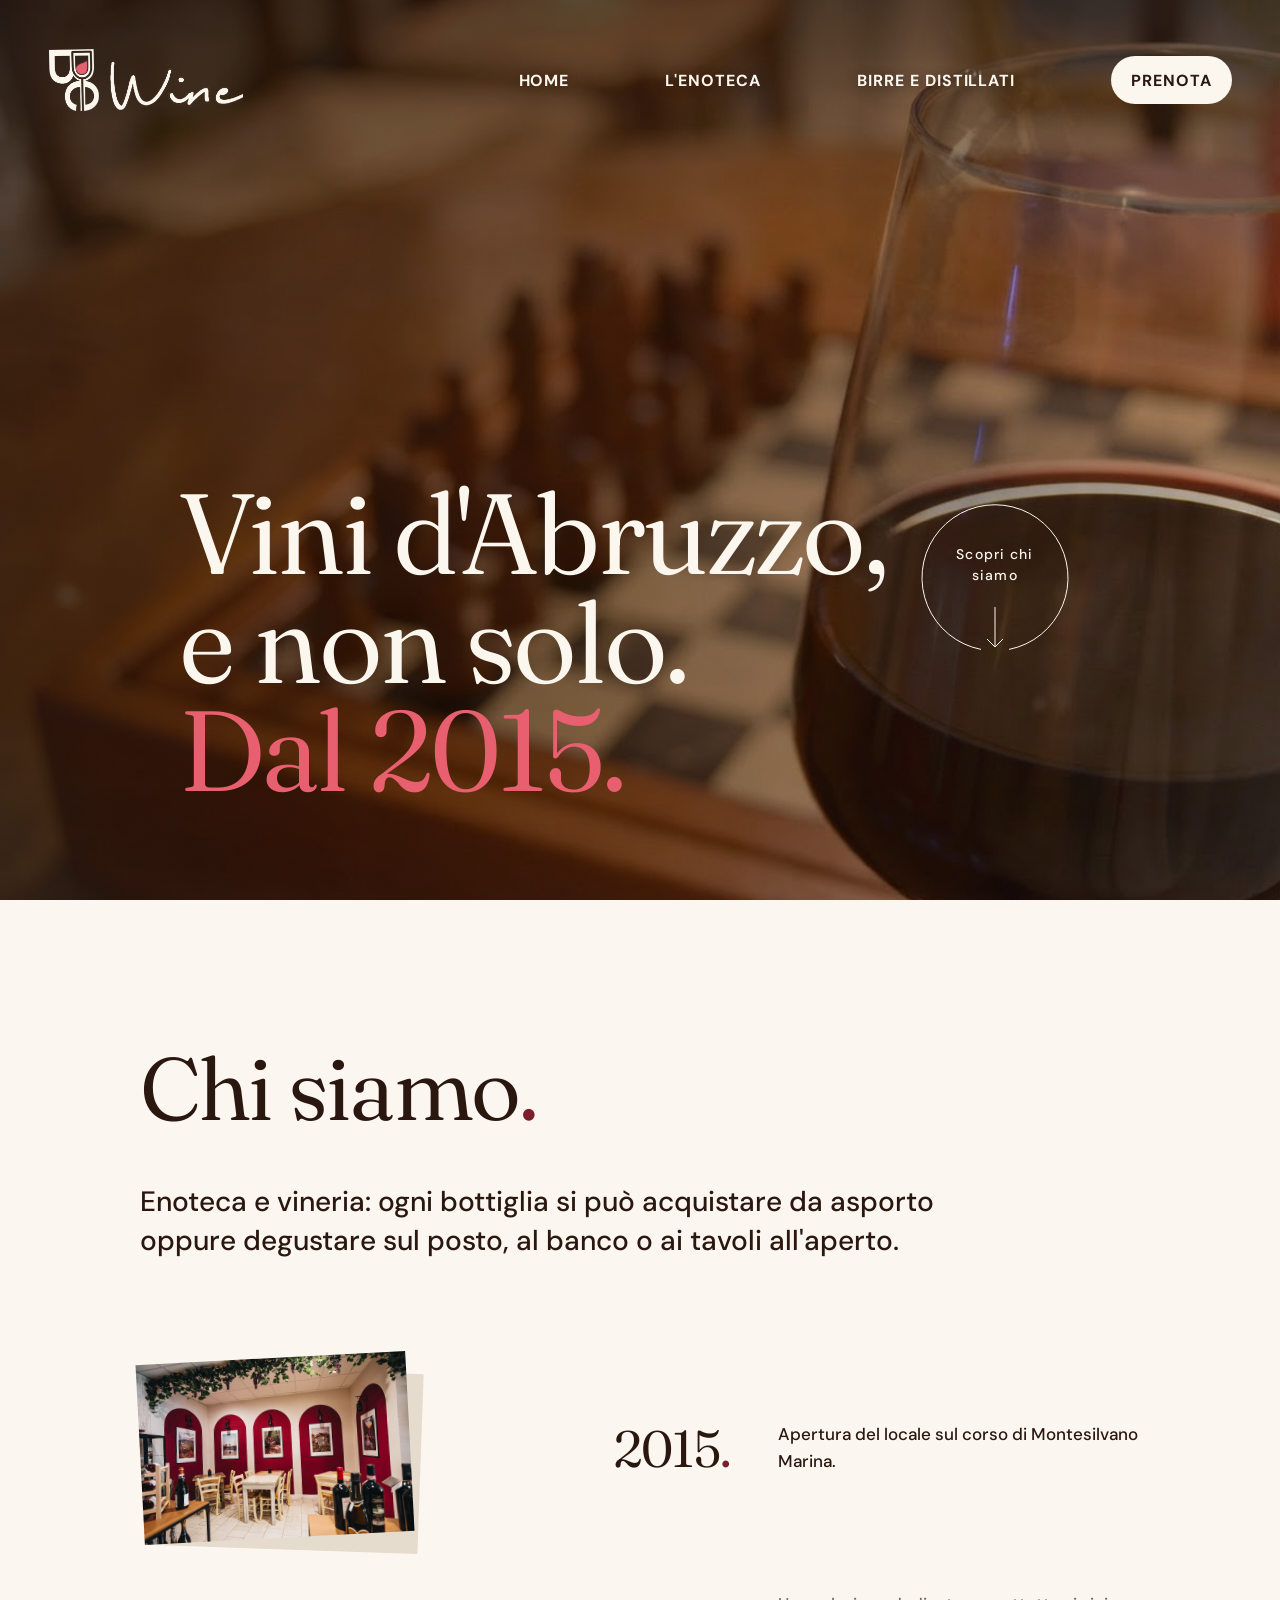
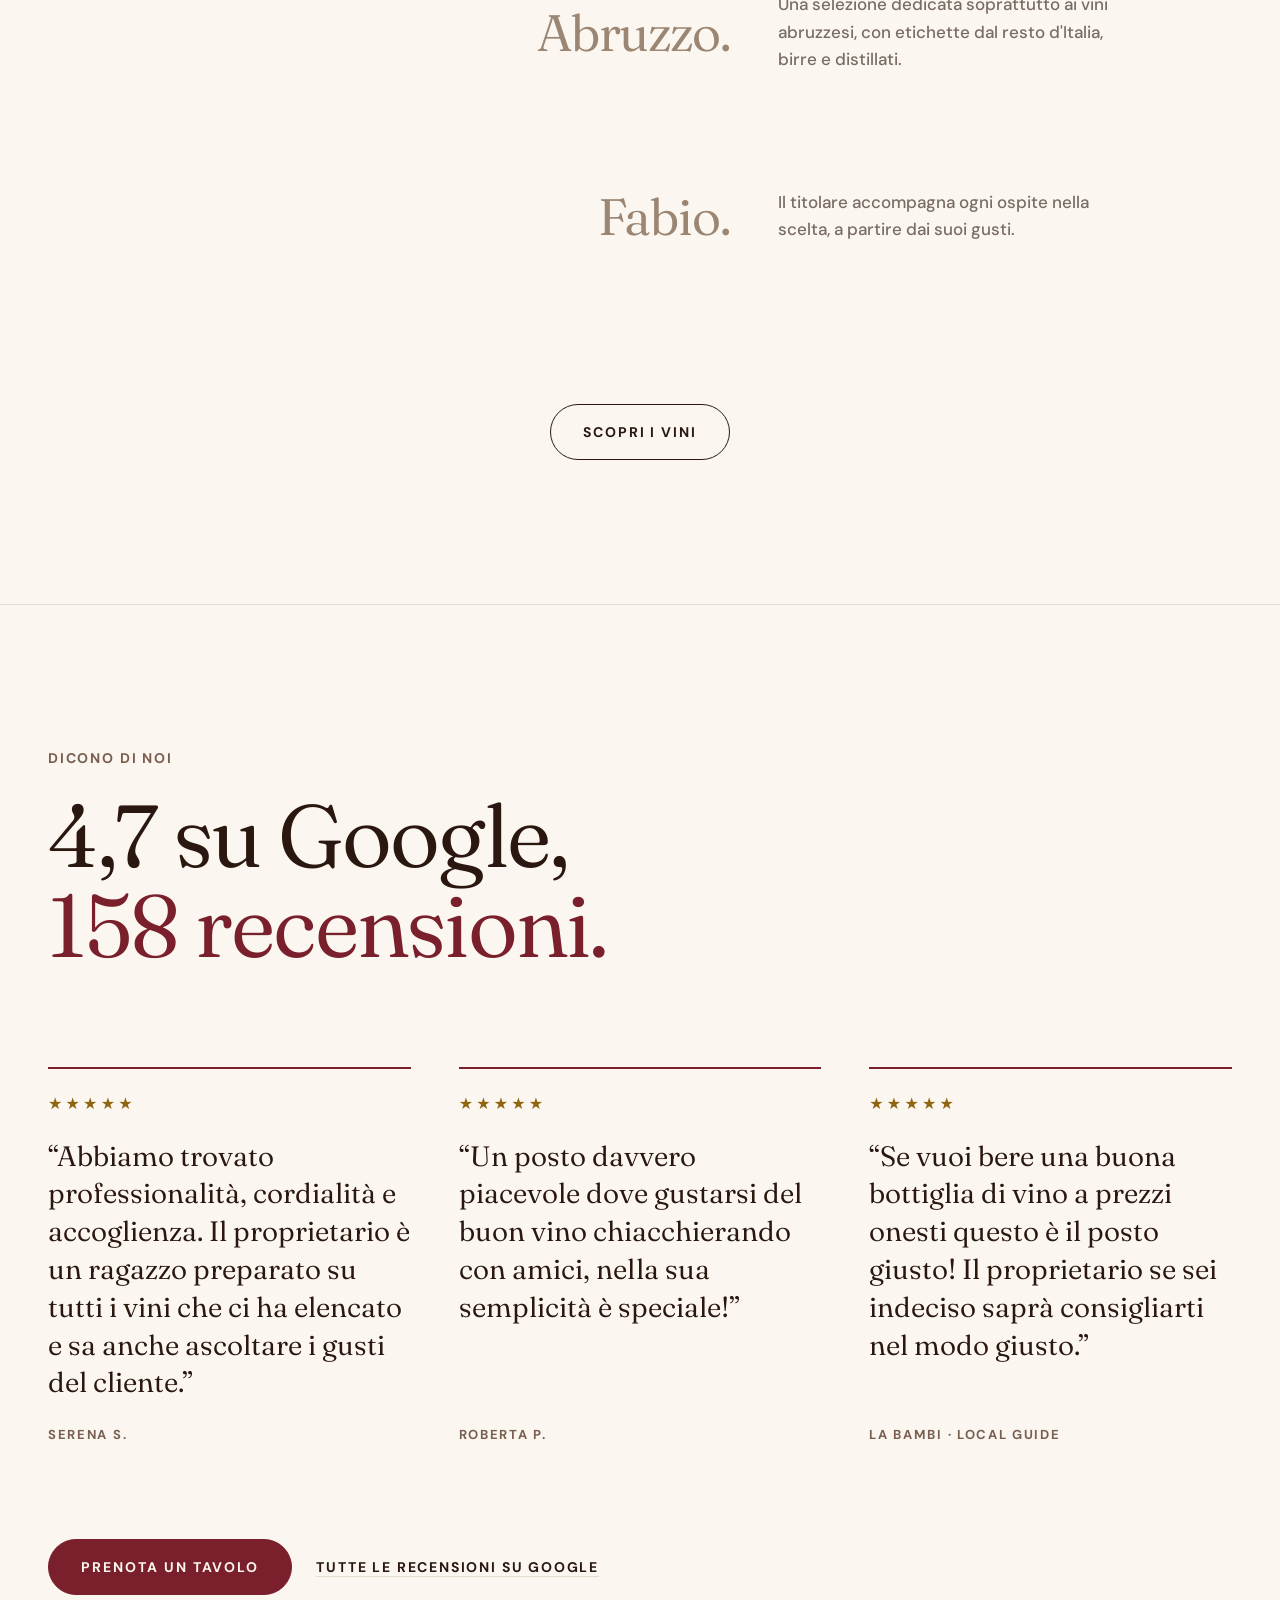
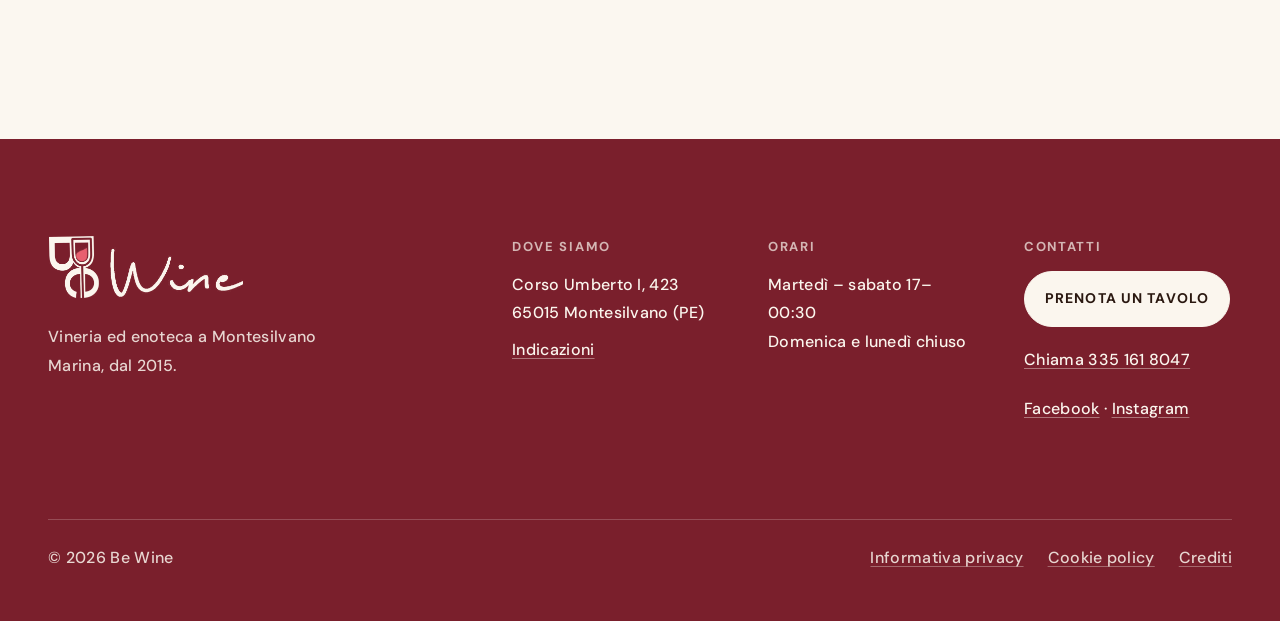
<file: hero-demo/index.html>
<!doctype html>
<html lang="it">
<head>
<meta charset="utf-8">
<meta name="viewport" content="width=device-width, initial-scale=1">
<!-- Demo in attesa di conferma del titolare: fuori dai motori di ricerca -->
<meta name="robots" content="noindex, nofollow">
<title>Be Wine · Vineria a Montesilvano</title>
<meta name="description" content="Vineria ed enoteca a Montesilvano Marina dal 2015: vini, birre e distillati scelti da tutta Italia. Corso Umberto I 423.">
<!-- Caratteri dal sito (cartella font/), non da Google Fonts: nessun dato dei visitatori esce dal sito -->
<link rel="preload" href="font/dm-sans-latin.woff2" as="font" type="font/woff2" crossorigin>
<link rel="preload" href="font/instrument-serif-latin.woff2" as="font" type="font/woff2" crossorigin>
<link rel="preload" href="font/fraunces-latin.woff2" as="font" type="font/woff2" crossorigin>
<link rel="stylesheet" href="css/sito.css?v=77">
<!-- Prova: più vicina al riferimento (Agence Van den Abeele), scritte più grandi e larghe -->
<link rel="stylesheet" href="css/grande.css?v=20">
</head>
<body class="grande">
  <a class="skip" href="#contenuto">Vai al contenuto</a>
  <header class="hero">
    <img class="hero__photo" src="img/hero.jpg" alt="Calice di vino rosso su un tavolo di legno, con una scacchiera sullo sfondo">
    <div class="bar">
      <a class="brand" href="index.html"><img class="brand__light" src="img/logo.png" alt="Be Wine" width="776" height="254"><img class="brand__dark" src="img/logo-scuro.png" alt="" width="776" height="254"></a>
      <nav class="bar__end" aria-label="Menu principale">
        <ul class="nav">
          <li><a class="nav__link" href="index.html" aria-current="page">Home</a></li>
          <li><a class="nav__link" href="enoteca.html">L'enoteca</a></li>
          <li><a class="nav__link" href="birre-distillati.html">Birre e distillati</a></li>
          <li><a class="nav__link nav__link--cta" href="https://wa.me/393351618047?text=Buonasera%2C%20vorrei%20prenotare%20un%20tavolo%20da%20Be%20Wine%20per%20" target="_blank" rel="noopener">Prenota</a></li>
        </ul>
      </nav>
    </div>
    <div class="copy">
      <h1><span>Vini d'Abruzzo,</span><span>e non solo.</span><span class="fact">Dal 2015.</span></h1>
      <a class="scroll" href="#chi-siamo">
        <svg class="scroll__ring" viewBox="0 0 148 148" aria-hidden="true"><path d="M60 146.4A73 73 0 1 1 88 146.4"/><path d="M74 104v40M66 136l8 8 8-8"/></svg>
        <span class="scroll__text">Scopri chi siamo</span>
      </a>
    </div>
  </header>

  <main id="contenuto" tabindex="-1">
    <section class="section about" id="chi-siamo" aria-labelledby="about-title">
      <div class="about__inner">
        <h2 class="title about__title" id="about-title">Chi siamo<span class="fact">.</span></h2>
        <!-- Testi provvisori, da concordare con Fabio. Registro formale e impersonale dal 21 novembre 2026 (niente "tu") -->
        <p class="about__intro">Enoteca e vineria: ogni bottiglia si può acquistare da asporto oppure degustare sul posto, al banco o ai tavoli all'aperto.</p>
        <!-- una parola grande, una frase breve e una foto piccola inclinata per voce -->
        <ul class="about__list">
          <li class="about__item is-active">
            <figure class="about__photo about__photo--sala">
              <img src="img/chi-siamo-sala.jpg" alt="La sala con i tavoli chiari sotto gli archi rossi e i quadri alle pareti" width="1200" height="800" loading="lazy">
            </figure>
            <p class="about__word">2015<span class="fact">.</span></p>
            <p class="about__note">Apertura del locale sul corso di Montesilvano Marina.</p>
          </li>
          <li class="about__item">
            <figure class="about__photo about__photo--scaffale">
              <img src="img/chi-siamo-scaffale.jpg" alt="Bottiglie di rosso e di rosato in fila su uno scaffale nero" width="700" height="700" loading="lazy">
            </figure>
            <p class="about__word">Abruzzo<span class="fact">.</span></p>
            <p class="about__note">Una selezione dedicata soprattutto ai vini abruzzesi, con etichette dal resto d'Italia, birre e distillati.</p>
          </li>
          <li class="about__item">
            <figure class="about__photo about__photo--rosato">
              <img src="img/chi-siamo-rosato.jpg" alt="Una bottiglia di rosato tenuta da un elefante di legno, davanti alla parete rossa" width="640" height="800" loading="lazy">
            </figure>
            <p class="about__word">Fabio<span class="fact">.</span></p>
            <p class="about__note">Il titolare accompagna ogni ospite nella scelta, a partire dai suoi gusti.</p>
          </li>
        </ul>
        <div class="cta-row about__cta">
          <a class="btn btn--dark" href="enoteca.html">Scopri i vini</a>
        </div>
      </div>
    </section>

    <section class="section reviews" aria-labelledby="reviews-title">
      <div class="reviews__head">
        <p class="label">Dicono di noi</p>
        <h2 class="title" id="reviews-title">4,7 su Google, <span class="fact">158 recensioni.</span></h2>
      </div>
      <!-- Autori con nome e iniziale (15 novembre 2026): i nomi completi restano su Google. "La Bambi" è già un soprannome. -->
      <ul class="reviews__list">
        <li class="review">
          <p class="review__stars" role="img" aria-label="5 stelle su 5">★★★★★</p>
          <blockquote class="review__quote">“Abbiamo trovato professionalità, cordialità e accoglienza. Il proprietario è un ragazzo preparato su tutti i vini che ci ha elencato e sa anche ascoltare i gusti del cliente.”</blockquote>
          <p class="review__author">Serena S.</p>
        </li>
        <li class="review">
          <p class="review__stars" role="img" aria-label="5 stelle su 5">★★★★★</p>
          <blockquote class="review__quote">“Un posto davvero piacevole dove gustarsi del buon vino chiacchierando con amici, nella sua semplicità è speciale!”</blockquote>
          <p class="review__author">Roberta P.</p>
        </li>
        <li class="review">
          <p class="review__stars" role="img" aria-label="5 stelle su 5">★★★★★</p>
          <blockquote class="review__quote">“Se vuoi bere una buona bottiglia di vino a prezzi onesti questo è il posto giusto! Il proprietario se sei indeciso saprà consigliarti nel modo giusto.”</blockquote>
          <p class="review__author">La Bambi · Local Guide</p>
        </li>
      </ul>
      <div class="cta-row reviews__cta">
        <a class="btn btn--pieno" href="https://wa.me/393351618047?text=Buonasera%2C%20vorrei%20prenotare%20un%20tavolo%20da%20Be%20Wine%20per%20" target="_blank" rel="noopener">Prenota un tavolo</a>
        <a class="text-link" href="https://www.google.com/maps/search/?api=1&amp;query=Be%20Wine%20Montesilvano" target="_blank" rel="noopener">Tutte le recensioni su Google</a>
      </div>
    </section>
  </main>

  <!-- Barra rapida: compare quando la testata esce dallo schermo (js/sito.js). In alto su computer, in basso su telefono. -->
  <div class="dock" data-dock>
    <a class="dock__brand" href="index.html"><img src="img/logo-scuro.png" alt="Be Wine" width="776" height="254"></a>
    <div class="dock__actions">
      <a class="dock__link" href="index.html">Home</a>
      <a class="dock__link" href="enoteca.html">L'enoteca</a>
      <a class="dock__link" href="birre-distillati.html">Birre e distillati</a>
      <a class="dock__call" href="tel:+393351618047"><span class="dock__call-long">335 161 8047</span><span class="dock__call-short">Chiama</span></a>
      <a class="btn btn--pieno dock__cta" href="https://wa.me/393351618047?text=Buonasera%2C%20vorrei%20prenotare%20un%20tavolo%20da%20Be%20Wine%20per%20" target="_blank" rel="noopener">Prenota un tavolo</a>
    </div>
  </div>

  <footer class="footer">
    <div class="footer__grid">
      <div class="footer__brand">
        <img src="img/logo.png" alt="Be Wine" width="776" height="254" loading="lazy">
        <p>Vineria ed enoteca a Montesilvano Marina, dal 2015.</p>
      </div>
      <div>
        <p class="footer__label">Dove siamo</p>
        <p>Corso Umberto I, 423<br>65015 Montesilvano (PE)</p>
        <a class="footer__link footer__link--big" href="https://www.google.com/maps/dir/?api=1&amp;destination=Be%20Wine%2C%20Corso%20Umberto%20I%20423%2C%20Montesilvano" target="_blank" rel="noopener">Indicazioni</a>
      </div>
      <div>
        <p class="footer__label">Orari</p>
        <p>Martedì – sabato 17–00:30<br>Domenica e lunedì chiuso</p>
      </div>
      <div>
        <p class="footer__label">Contatti</p>
        <a class="btn btn--solid footer__cta" href="https://wa.me/393351618047?text=Buonasera%2C%20vorrei%20prenotare%20un%20tavolo%20da%20Be%20Wine%20per%20" target="_blank" rel="noopener">Prenota un tavolo</a>
        <p><a class="footer__link footer__link--big" href="tel:+393351618047">Chiama 335 161 8047</a></p>
        <p><a class="footer__link" href="https://www.facebook.com/BeWinePescara/" target="_blank" rel="noopener">Facebook</a> · <a class="footer__link" href="https://www.instagram.com/bewinemontesilvano/" target="_blank" rel="noopener">Instagram</a></p>
      </div>
    </div>
    <div class="footer__legal">
      <!-- Prima di pubblicare: dopo "Be Wine" vanno ragione sociale e partita IVA (obbligatori), es. "© 2026 Be Wine di … · P. IVA …" -->
      <p>© 2026 Be Wine</p>
      <nav aria-label="Note legali">
        <a class="footer__link" href="privacy.html">Informativa privacy</a>
        <a class="footer__link" href="privacy.html#cookie">Cookie policy</a>
        <a class="footer__link" href="privacy.html#crediti">Crediti</a>
      </nav>
    </div>
  </footer>

<script src="js/sito.js?v=35"></script>
<script src="js/grande.js?v=6"></script>
<script src="js/prenota.js?v=7"></script>
</body>
</html>
</file>
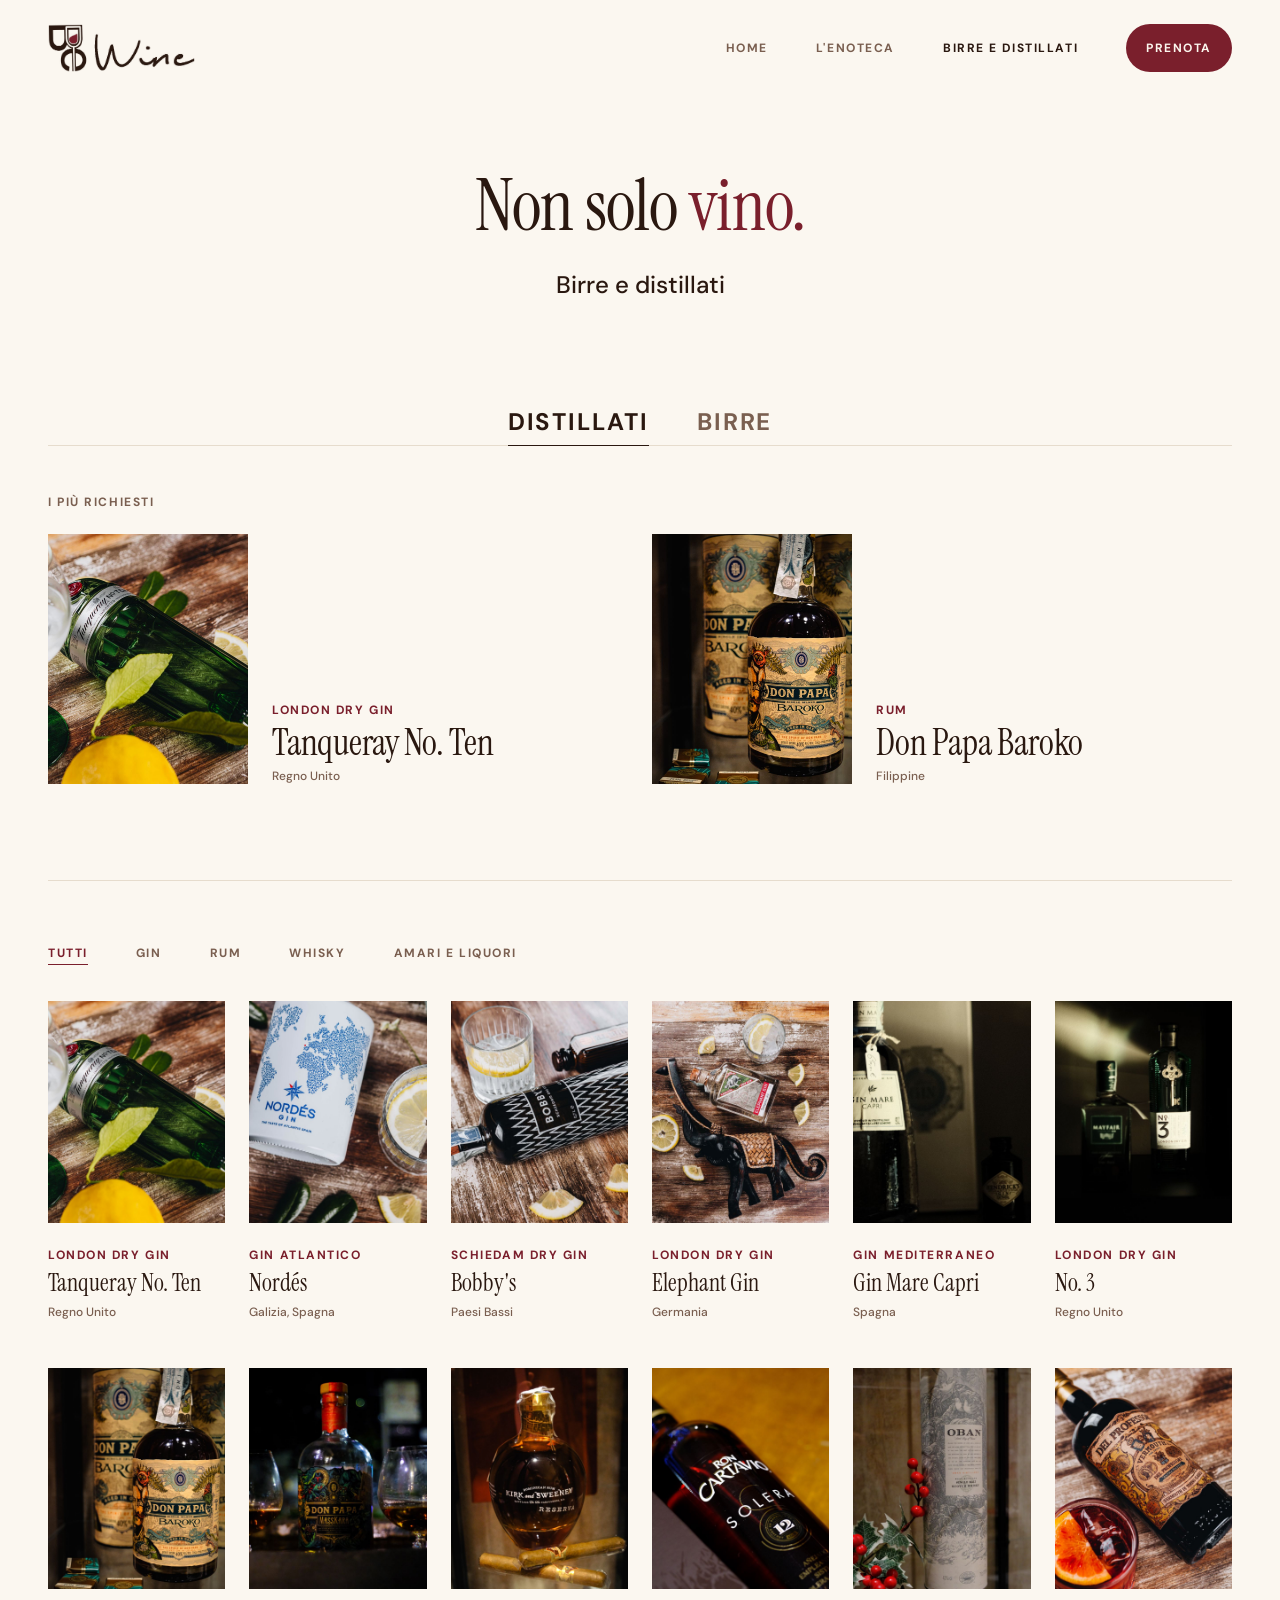
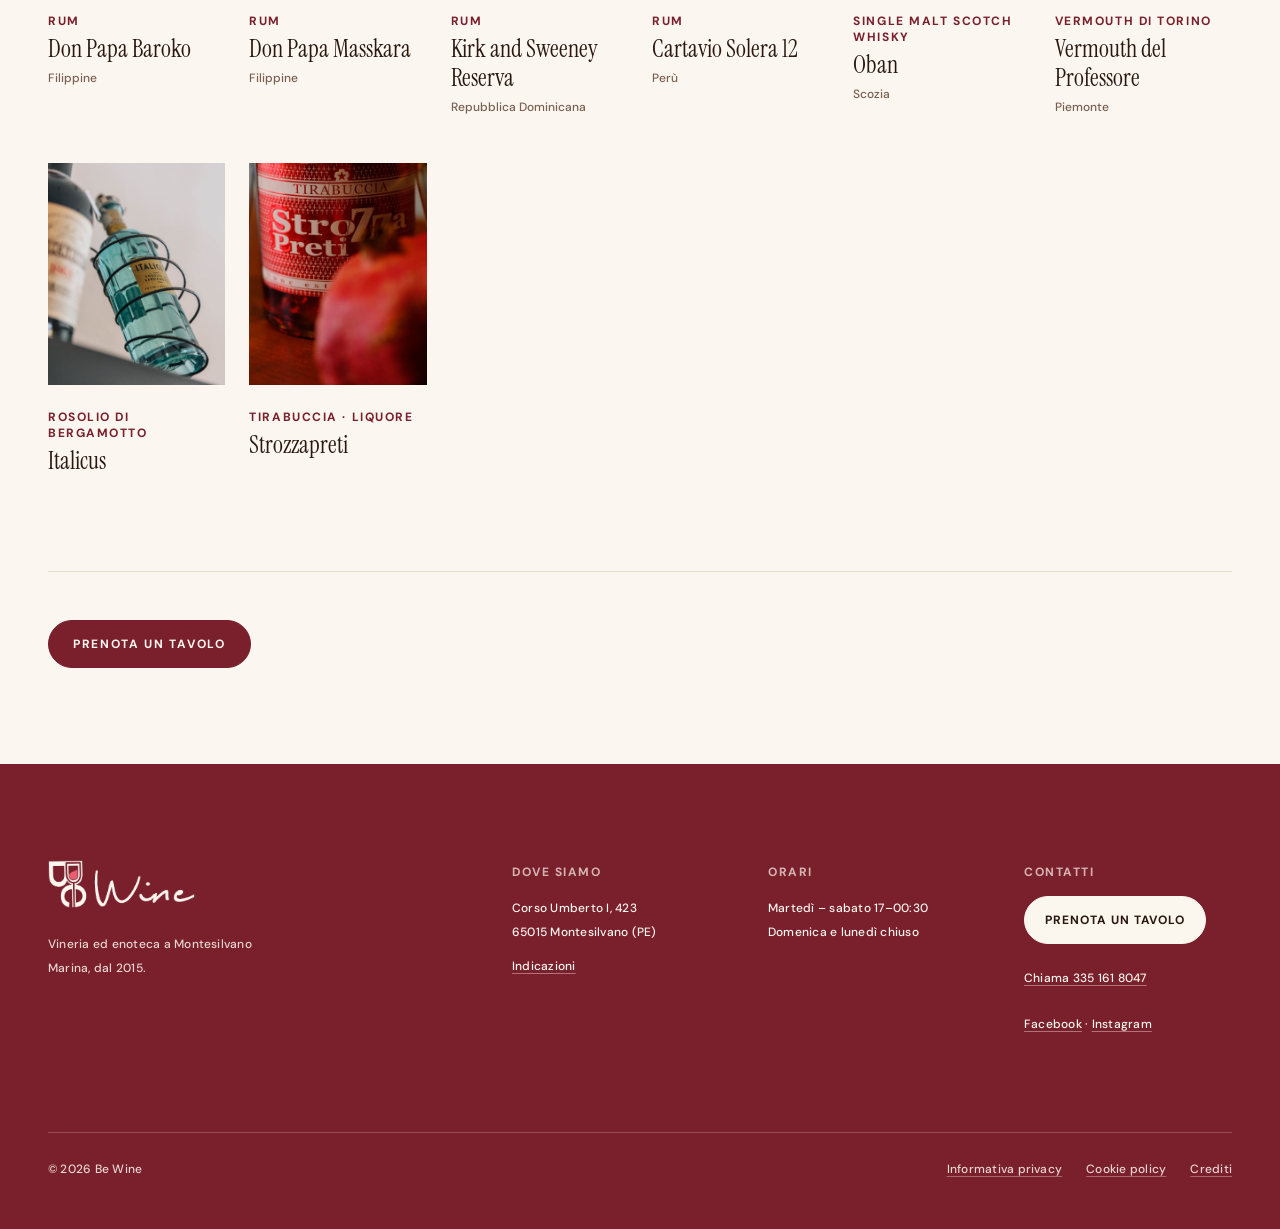
<file: hero-demo/birre-distillati.html>
<!doctype html>
<html lang="it">
<head>
<meta charset="utf-8">
<meta name="viewport" content="width=device-width, initial-scale=1">
<!-- Demo in attesa di conferma del titolare: fuori dai motori di ricerca -->
<meta name="robots" content="noindex, nofollow">
<title>Birre e distillati · Be Wine, Montesilvano</title>
<meta name="description" content="Birre bionde, bianche, rosse, scure, weisse e artigianali, gin, rum, whisky e amari da Be Wine, a Montesilvano Marina.">
<!-- Caratteri dal sito (cartella font/), non da Google Fonts: nessun dato dei visitatori esce dal sito -->
<link rel="preload" href="font/dm-sans-latin.woff2" as="font" type="font/woff2" crossorigin>
<link rel="preload" href="font/instrument-serif-latin.woff2" as="font" type="font/woff2" crossorigin>
<link rel="stylesheet" href="css/sito.css?v=77">
</head>
<body>
  <a class="skip" href="#contenuto">Vai al contenuto</a>
  <header class="page-head page-head--light">
    <div class="bar">
      <a class="brand" href="index.html"><img src="img/logo-scuro.png" alt="Be Wine" width="776" height="254"></a>
      <nav class="bar__end" aria-label="Menu principale">
        <ul class="nav">
          <li><a class="nav__link" href="index.html">Home</a></li>
          <li><a class="nav__link" href="enoteca.html">L'enoteca</a></li>
          <li><a class="nav__link" href="birre-distillati.html" aria-current="page">Birre e distillati</a></li>
          <li><a class="nav__link nav__link--cta" href="https://wa.me/393351618047?text=Buonasera%2C%20vorrei%20prenotare%20un%20tavolo%20da%20Be%20Wine%20per%20" target="_blank" rel="noopener">Prenota</a></li>
        </ul>
      </nav>
    </div>
    <div class="page-head__copy">
      <!-- Titolo e sottotitolo approvati il 10 novembre 2026 -->
      <h1 class="page-head__long">Non solo <span class="fact fact--inline">vino.</span></h1>
      <p class="sub">Birre e distillati</p>
    </div>
  </header>

  <main id="contenuto" tabindex="-1">
    <div class="section bd">
      <!-- Due schede: se ne vede una alla volta. Quella aperta si legge dall'indirizzo (#distillati, #birre); senza indirizzo si apre Distillati. -->
      <div class="switch" role="tablist" aria-label="Distillati o birre">
        <a class="nav__link switch__tab" role="tab" id="tab-distillati" href="#distillati" data-tab="distillati" aria-controls="scheda-distillati" aria-selected="true">Distillati</a>
        <a class="nav__link switch__tab" role="tab" id="tab-birre" href="#birre" data-tab="birre" aria-controls="scheda-birre" aria-selected="false" tabindex="-1">Birre</a>
      </div>

      <!-- Tutto quello che c'è nelle schede viene da js/prodotti.js -->
      <section class="panel" role="tabpanel" id="scheda-distillati" aria-labelledby="tab-distillati" data-pannello="distillati">
        <div class="bd__block" data-blocco>
          <h2 class="label">I più richiesti</h2>
          <ul class="feature" data-top></ul>
        </div>
        <div class="bd__block" data-blocco>
          <div class="bd__head">
            <h2 class="visually-hidden">Scaffale</h2>
            <div class="filters" role="group" aria-label="Tipo di distillato" data-filtri></div>
          </div>
          <ul class="grid grid--products grid--small" data-scaffale></ul>
        </div>
        <div class="bd__block" data-blocco hidden>
          <h2 class="label">Cocktail</h2>
          <ul class="rows rows--cocktail" data-cocktail></ul>
        </div>
      </section>

      <!-- Birre: niente marche, una riga per tipo (nome e frase), dall'elenco BIRRE -->
      <section class="panel" role="tabpanel" id="scheda-birre" aria-labelledby="tab-birre" data-pannello="birre" hidden>
        <ul class="rows rows--birre" data-birre></ul>
      </section>

      <div class="cantine__cta">
        <a class="btn btn--pieno" href="https://wa.me/393351618047?text=Buonasera%2C%20vorrei%20prenotare%20un%20tavolo%20da%20Be%20Wine%20per%20" target="_blank" rel="noopener">Prenota un tavolo</a>
      </div>
    </div>
  </main>

  <!-- Barra rapida: compare quando la testata esce dallo schermo (js/sito.js). In alto su computer, in basso su telefono. -->
  <div class="dock" data-dock>
    <a class="dock__brand" href="index.html"><img src="img/logo-scuro.png" alt="Be Wine" width="776" height="254"></a>
    <div class="dock__actions">
      <a class="dock__link" href="index.html">Home</a>
      <a class="dock__link" href="enoteca.html">L'enoteca</a>
      <a class="dock__link" href="birre-distillati.html">Birre e distillati</a>
      <a class="dock__call" href="tel:+393351618047"><span class="dock__call-long">335 161 8047</span><span class="dock__call-short">Chiama</span></a>
      <a class="btn btn--pieno dock__cta" href="https://wa.me/393351618047?text=Buonasera%2C%20vorrei%20prenotare%20un%20tavolo%20da%20Be%20Wine%20per%20" target="_blank" rel="noopener">Prenota un tavolo</a>
    </div>
  </div>

  <footer class="footer">
    <div class="footer__grid">
      <div class="footer__brand">
        <img src="img/logo.png" alt="Be Wine" width="776" height="254" loading="lazy">
        <p>Vineria ed enoteca a Montesilvano Marina, dal 2015.</p>
      </div>
      <div>
        <p class="footer__label">Dove siamo</p>
        <p>Corso Umberto I, 423<br>65015 Montesilvano (PE)</p>
        <a class="footer__link footer__link--big" href="https://www.google.com/maps/dir/?api=1&amp;destination=Be%20Wine%2C%20Corso%20Umberto%20I%20423%2C%20Montesilvano" target="_blank" rel="noopener">Indicazioni</a>
      </div>
      <div>
        <p class="footer__label">Orari</p>
        <p>Martedì – sabato 17–00:30<br>Domenica e lunedì chiuso</p>
      </div>
      <div>
        <p class="footer__label">Contatti</p>
        <a class="btn btn--solid footer__cta" href="https://wa.me/393351618047?text=Buonasera%2C%20vorrei%20prenotare%20un%20tavolo%20da%20Be%20Wine%20per%20" target="_blank" rel="noopener">Prenota un tavolo</a>
        <p><a class="footer__link footer__link--big" href="tel:+393351618047">Chiama 335 161 8047</a></p>
        <p><a class="footer__link" href="https://www.facebook.com/BeWinePescara/" target="_blank" rel="noopener">Facebook</a> · <a class="footer__link" href="https://www.instagram.com/bewinemontesilvano/" target="_blank" rel="noopener">Instagram</a></p>
      </div>
    </div>
    <div class="footer__legal">
      <!-- Prima di pubblicare: dopo "Be Wine" vanno ragione sociale e partita IVA (obbligatori), es. "© 2026 Be Wine di … · P. IVA …" -->
      <p>© 2026 Be Wine</p>
      <nav aria-label="Note legali">
        <a class="footer__link" href="privacy.html">Informativa privacy</a>
        <a class="footer__link" href="privacy.html#cookie">Cookie policy</a>
        <a class="footer__link" href="privacy.html#crediti">Crediti</a>
      </nav>
    </div>
  </footer>

<script src="js/sito.js?v=35"></script>
<script src="js/prodotti.js?v=36"></script>
<script src="js/birre-distillati.js?v=6"></script>
<script src="js/prenota.js?v=7"></script>
</body>
</html>
</file>
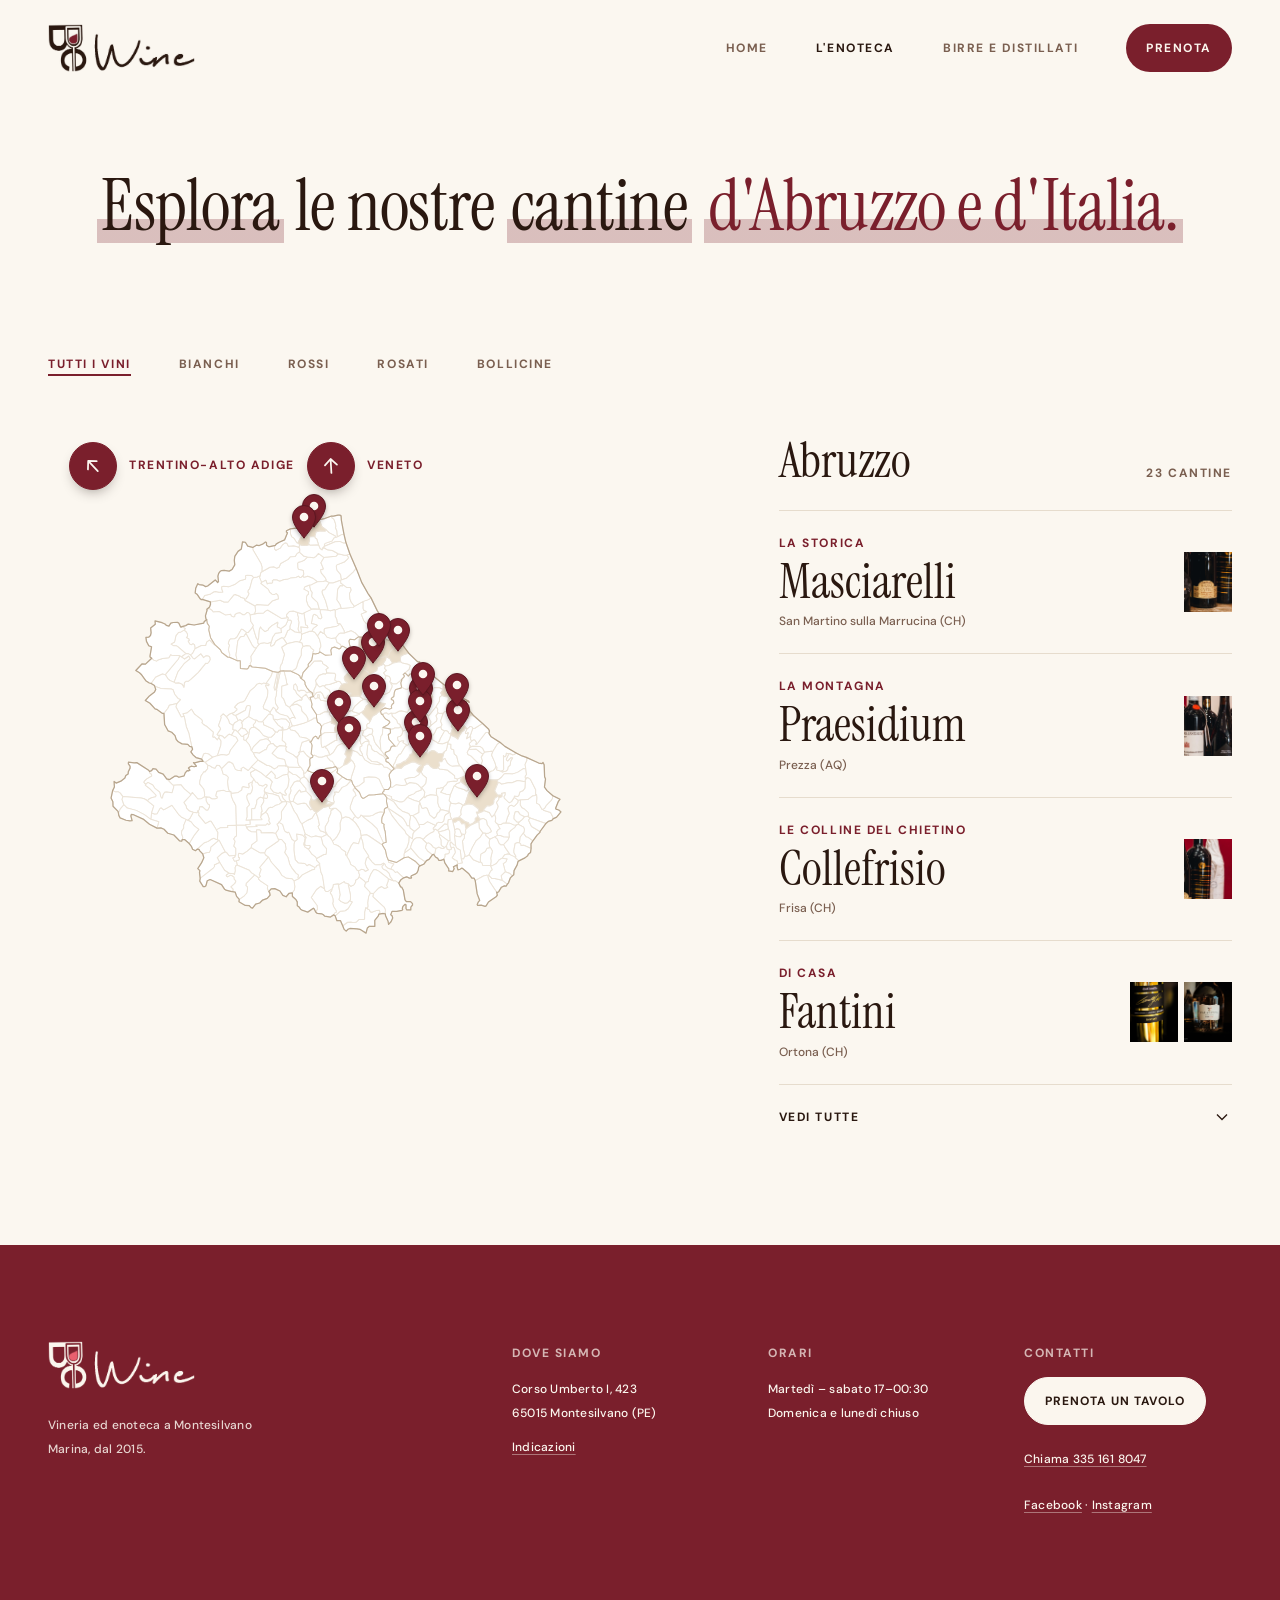
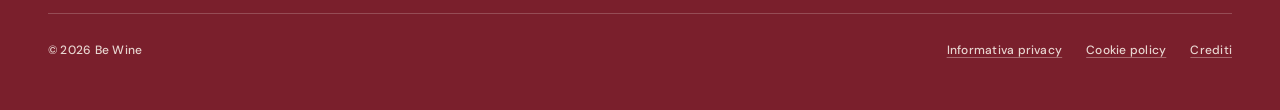
<file: hero-demo/enoteca.html>
<!doctype html>
<html lang="it">
<head>
<meta charset="utf-8">
<meta name="viewport" content="width=device-width, initial-scale=1">
<!-- Demo in attesa di conferma del titolare: fuori dai motori di ricerca -->
<meta name="robots" content="noindex, nofollow">
<title>L'enoteca · Be Wine, Montesilvano</title>
<meta name="description" content="L'enoteca di Be Wine a Montesilvano Marina: le cantine e i loro vini sulla mappa dell'Abruzzo.">
<!-- Caratteri dal sito (cartella font/), non da Google Fonts: nessun dato dei visitatori esce dal sito -->
<link rel="preload" href="font/dm-sans-latin.woff2" as="font" type="font/woff2" crossorigin>
<link rel="preload" href="font/instrument-serif-latin.woff2" as="font" type="font/woff2" crossorigin>
<link rel="stylesheet" href="css/sito.css?v=77">
</head>
<body>
  <a class="skip" href="#contenuto">Vai al contenuto</a>
  <header class="page-head page-head--light">
    <div class="bar">
      <a class="brand" href="index.html"><img src="img/logo-scuro.png" alt="Be Wine" width="776" height="254"></a>
      <nav class="bar__end" aria-label="Menu principale">
        <ul class="nav">
          <li><a class="nav__link" href="index.html">Home</a></li>
          <li><a class="nav__link" href="enoteca.html" aria-current="page">L'enoteca</a></li>
          <li><a class="nav__link" href="birre-distillati.html">Birre e distillati</a></li>
          <li><a class="nav__link nav__link--cta" href="https://wa.me/393351618047?text=Buonasera%2C%20vorrei%20prenotare%20un%20tavolo%20da%20Be%20Wine%20per%20" target="_blank" rel="noopener">Prenota</a></li>
        </ul>
      </nav>
    </div>
    <div class="page-head__copy">
      <h1 class="page-head__long"><span class="mark">Esplora</span> le nostre <span class="mark">cantine</span> <span class="fact fact--inline mark">d'Abruzzo e d'Italia.</span></h1>
    </div>
  </header>

  <main id="contenuto" tabindex="-1">
    <div class="section cantine">

      <div class="shop__head">
        <div class="filters" role="group" aria-label="Tipo di vino" data-tipi-vino></div>
      </div>

      <div class="atlas atlas--abruzzo">
        <figure class="atlas__map">
          <!-- Mappe in img/mappe/: confini comunali ISTAT (elaborazione openpolis/geojson-italy), licenza CC BY 4.0 -->
          <div class="abr-stage" data-palco>
            <div class="abr-vista" data-vista></div>
          </div>
        </figure>
        <div class="atlas__panel">
          <div class="atlas__head" aria-live="polite">
            <h2 class="title" data-titolo-regione>Tutte le cantine</h2>
            <p class="label" data-conteggio></p>
          </div>
          <button class="text-link atlas__reset" type="button" data-tutte hidden>Tutte le cantine</button>
          <ul class="atlas__list" id="elenco-cantine" data-elenco></ul>
          <button class="atlas__toggle" type="button" aria-expanded="false" aria-controls="elenco-cantine" data-apri-elenco>
            <span data-apri-testo>Vedi tutte</span>
            <svg viewBox="0 0 24 24" aria-hidden="true"><path d="M6 9l6 6 6-6"/></svg>
          </button>
        </div>
      </div>

    </div>
  </main>

  <dialog class="sheet" data-scheda aria-labelledby="sheet-name">
    <button class="sheet__close" type="button" data-chiudi aria-label="Chiudi la scheda">×</button>
    <p class="producer__nick" data-s="soprannome"></p>
    <h2 class="sheet__name" id="sheet-name" data-s="nome"></h2>
    <p class="sheet__text" data-s="testo"></p>
    <dl class="sheet__meta">
      <div><dt>Zona</dt><dd data-s="zona"></dd></div>
    </dl>
    <p class="label">Disponibili da Be Wine</p>
    <ul class="sheet__bottles" data-bottiglie></ul>
    <a class="btn btn--pieno sheet__cta" href="https://wa.me/393351618047?text=Buonasera%2C%20vorrei%20prenotare%20un%20tavolo%20da%20Be%20Wine%20per%20" target="_blank" rel="noopener">Prenota un tavolo</a>
  </dialog>

  <!-- Barra rapida: compare quando la testata esce dallo schermo (js/sito.js). In alto su computer, in basso su telefono. -->
  <div class="dock" data-dock>
    <a class="dock__brand" href="index.html"><img src="img/logo-scuro.png" alt="Be Wine" width="776" height="254"></a>
    <div class="dock__actions">
      <a class="dock__link" href="index.html">Home</a>
      <a class="dock__link" href="enoteca.html">L'enoteca</a>
      <a class="dock__link" href="birre-distillati.html">Birre e distillati</a>
      <a class="dock__call" href="tel:+393351618047"><span class="dock__call-long">335 161 8047</span><span class="dock__call-short">Chiama</span></a>
      <a class="btn btn--pieno dock__cta" href="https://wa.me/393351618047?text=Buonasera%2C%20vorrei%20prenotare%20un%20tavolo%20da%20Be%20Wine%20per%20" target="_blank" rel="noopener">Prenota un tavolo</a>
    </div>
  </div>

  <footer class="footer">
    <div class="footer__grid">
      <div class="footer__brand">
        <img src="img/logo.png" alt="Be Wine" width="776" height="254" loading="lazy">
        <p>Vineria ed enoteca a Montesilvano Marina, dal 2015.</p>
      </div>
      <div>
        <p class="footer__label">Dove siamo</p>
        <p>Corso Umberto I, 423<br>65015 Montesilvano (PE)</p>
        <a class="footer__link footer__link--big" href="https://www.google.com/maps/dir/?api=1&amp;destination=Be%20Wine%2C%20Corso%20Umberto%20I%20423%2C%20Montesilvano" target="_blank" rel="noopener">Indicazioni</a>
      </div>
      <div>
        <p class="footer__label">Orari</p>
        <p>Martedì – sabato 17–00:30<br>Domenica e lunedì chiuso</p>
      </div>
      <div>
        <p class="footer__label">Contatti</p>
        <a class="btn btn--solid footer__cta" href="https://wa.me/393351618047?text=Buonasera%2C%20vorrei%20prenotare%20un%20tavolo%20da%20Be%20Wine%20per%20" target="_blank" rel="noopener">Prenota un tavolo</a>
        <p><a class="footer__link footer__link--big" href="tel:+393351618047">Chiama 335 161 8047</a></p>
        <p><a class="footer__link" href="https://www.facebook.com/BeWinePescara/" target="_blank" rel="noopener">Facebook</a> · <a class="footer__link" href="https://www.instagram.com/bewinemontesilvano/" target="_blank" rel="noopener">Instagram</a></p>
      </div>
    </div>
    <div class="footer__legal">
      <!-- Prima di pubblicare: dopo "Be Wine" vanno ragione sociale e partita IVA (obbligatori), es. "© 2026 Be Wine di … · P. IVA …" -->
      <p>© 2026 Be Wine</p>
      <nav aria-label="Note legali">
        <a class="footer__link" href="privacy.html">Informativa privacy</a>
        <a class="footer__link" href="privacy.html#cookie">Cookie policy</a>
        <a class="footer__link" href="privacy.html#crediti">Crediti</a>
      </nav>
    </div>
  </footer>

<script src="js/sito.js?v=35"></script>
<script src="js/prodotti.js?v=36"></script>
<script src="js/cantine.js?v=31"></script>
<script src="js/enoteca.js?v=35"></script>
<script src="js/prenota.js?v=7"></script>
</body>
</html>
</file>
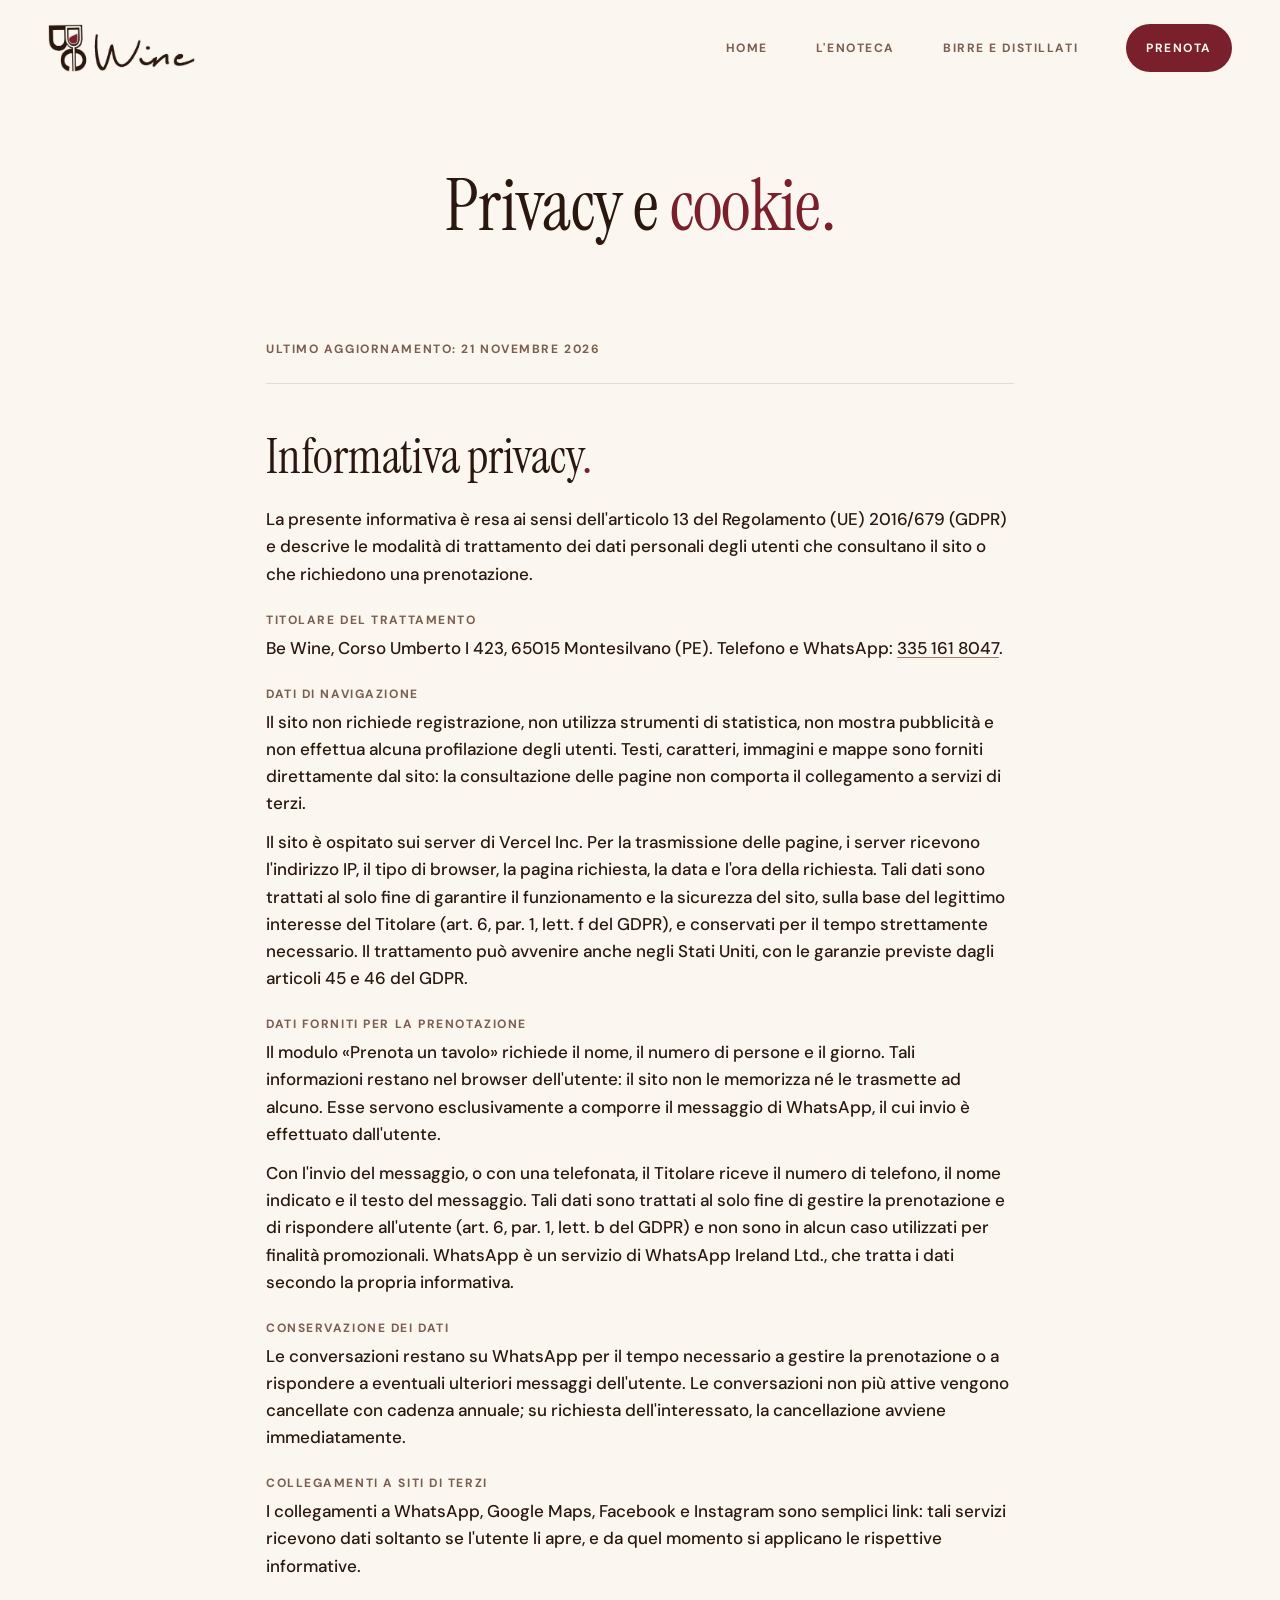
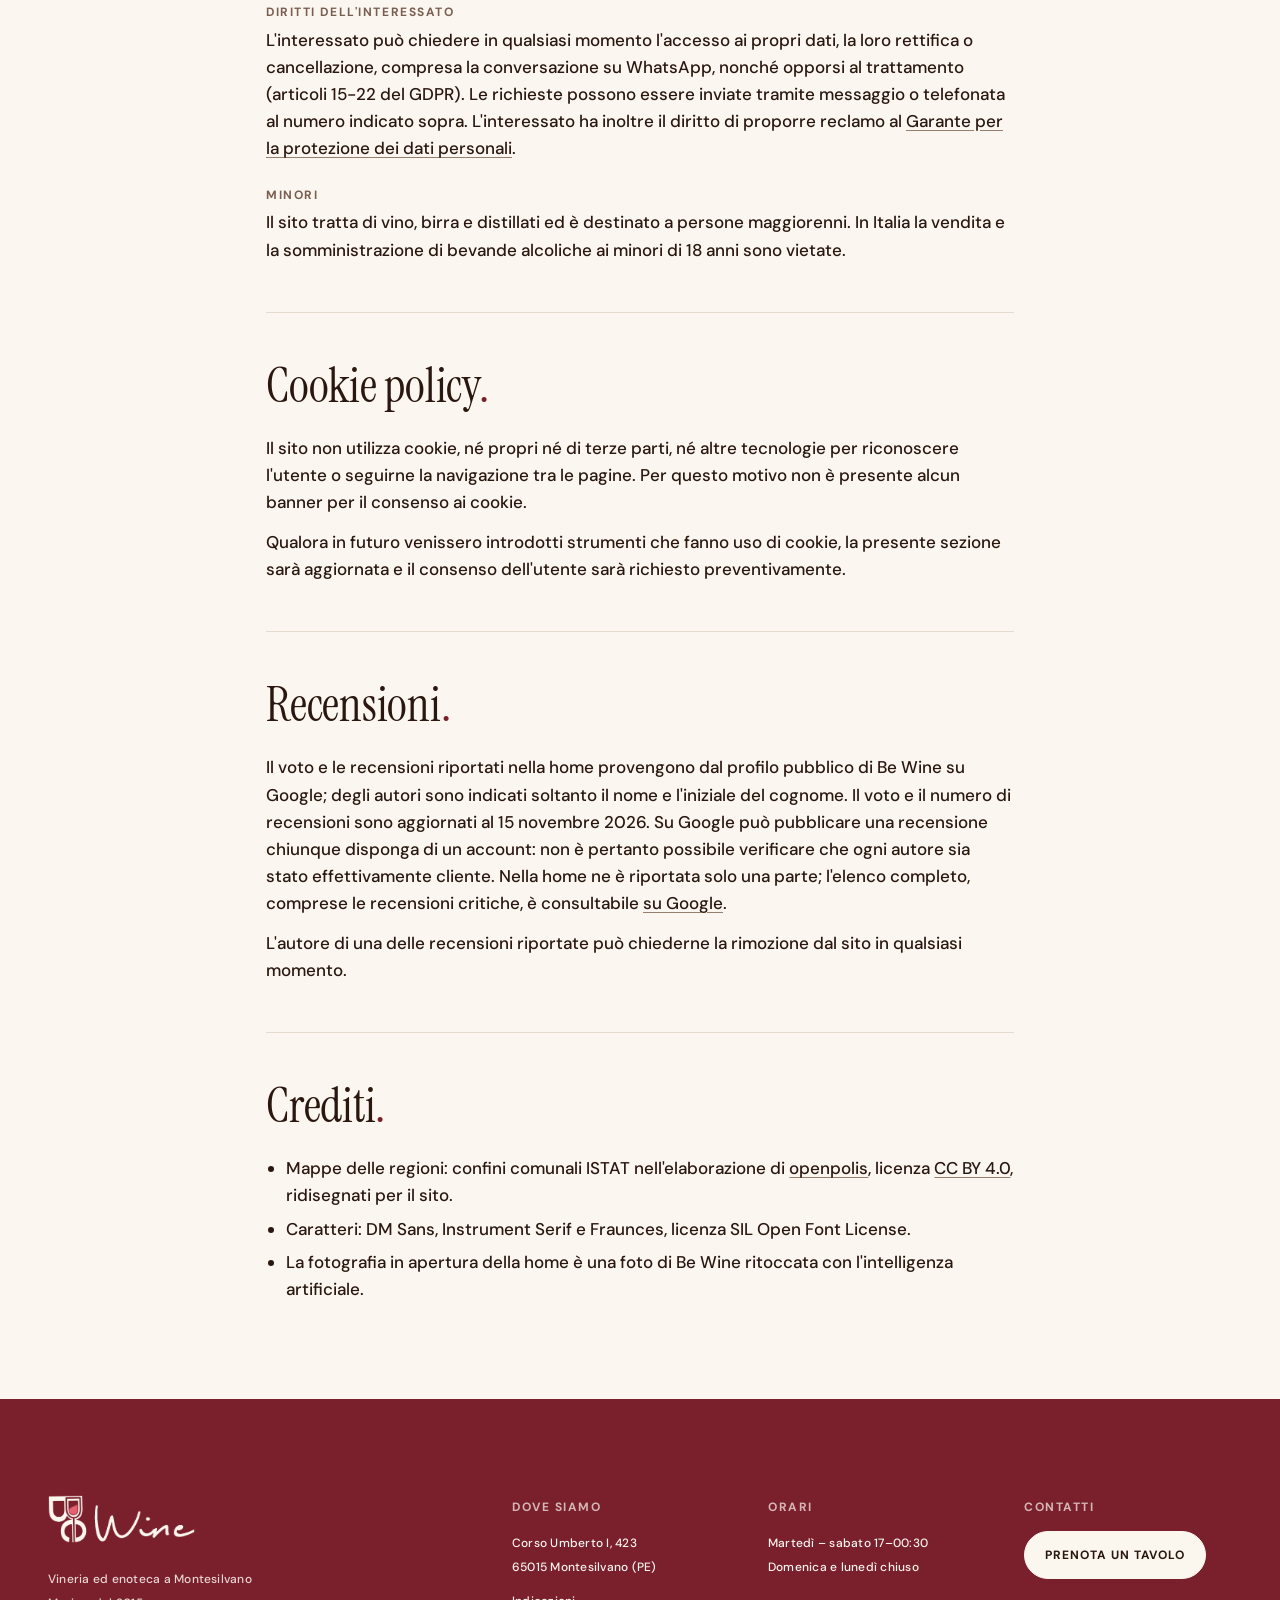
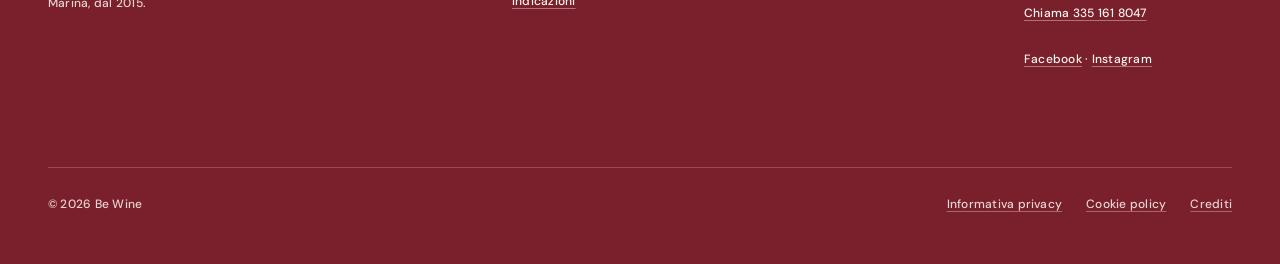
<file: hero-demo/privacy.html>
<!doctype html>
<html lang="it">
<head>
<meta charset="utf-8">
<meta name="viewport" content="width=device-width, initial-scale=1">
<!-- Demo in attesa di conferma del titolare: fuori dai motori di ricerca -->
<meta name="robots" content="noindex, nofollow">
<title>Privacy e cookie · Be Wine, Montesilvano</title>
<meta name="description" content="Informativa sul trattamento dei dati personali degli utenti del sito di Be Wine e cookie policy. Il sito non utilizza cookie.">
<!-- Caratteri dal sito (cartella font/), non da Google Fonts: nessun dato dei visitatori esce dal sito -->
<link rel="preload" href="font/dm-sans-latin.woff2" as="font" type="font/woff2" crossorigin>
<link rel="preload" href="font/instrument-serif-latin.woff2" as="font" type="font/woff2" crossorigin>
<link rel="stylesheet" href="css/sito.css?v=77">
</head>
<body>
  <a class="skip" href="#contenuto">Vai al contenuto</a>
  <header class="page-head page-head--light">
    <div class="bar">
      <a class="brand" href="index.html"><img src="img/logo-scuro.png" alt="Be Wine" width="776" height="254"></a>
      <nav class="bar__end" aria-label="Menu principale">
        <ul class="nav">
          <li><a class="nav__link" href="index.html">Home</a></li>
          <li><a class="nav__link" href="enoteca.html">L'enoteca</a></li>
          <li><a class="nav__link" href="birre-distillati.html">Birre e distillati</a></li>
          <li><a class="nav__link nav__link--cta" href="https://wa.me/393351618047?text=Buonasera%2C%20vorrei%20prenotare%20un%20tavolo%20da%20Be%20Wine%20per%20" target="_blank" rel="noopener">Prenota</a></li>
        </ul>
      </nav>
    </div>
    <div class="page-head__copy">
      <h1 class="page-head__long">Privacy e <span class="fact fact--inline">cookie.</span></h1>
    </div>
  </header>

  <!--
    PRIMA DI PUBBLICARE (vedi DECISIONI.md, "Privacy e regole"):
    1. Mancano i dati dell'attività, obbligatori: ragione sociale (o nome e cognome del titolare), partita IVA,
       sede legale, un'email di contatto. Vanno scritti in "Titolare del trattamento" qui sotto e nel piede di tutte le pagine.
    2. Conservazione delle chat di WhatsApp: pulizia una volta all'anno delle chat non più attive, cancellazione subito su richiesta
       (deciso il 21 novembre 2026). Il titolare deve farlo davvero, altrimenti il testo non è vero.
    3. Il testo descrive il sito com'è oggi (nessun cookie, nessuna statistica, hosting su Vercel: progetto "bewine-anteprima", verificato il 15 novembre 2026).
       Quando cambiano il voto o il numero di recensioni in home, va aggiornata anche la data nella parte "Recensioni".
       Se si aggiunge uno strumento esterno (statistiche, mappe di Google, video, pixel) va aggiornato.
    4. È un testo scritto a partire da cosa fa davvero il sito: farlo leggere al commercialista o a un consulente prima di andare online.
    5. Registro: tutti i testi di questa pagina sono in forma impersonale e formale (21 novembre 2026), a differenza del resto del sito.
  -->
  <main id="contenuto" tabindex="-1">
    <div class="section legale">
      <div class="legale__inner">
        <p class="label">Ultimo aggiornamento: 21 novembre 2026</p>

        <section class="legale__part" id="privacy" aria-labelledby="t-privacy">
          <h2 id="t-privacy">Informativa privacy<span class="fact">.</span></h2>
          <p>La presente informativa è resa ai sensi dell'articolo 13 del Regolamento (UE) 2016/679 (GDPR) e descrive le modalità di trattamento dei dati personali degli utenti che consultano il sito o che richiedono una prenotazione.</p>

          <h3>Titolare del trattamento</h3>
          <p>Be Wine, Corso Umberto I 423, 65015 Montesilvano (PE). Telefono e WhatsApp: <a href="tel:+393351618047">335 161 8047</a>.</p>

          <h3>Dati di navigazione</h3>
          <p>Il sito non richiede registrazione, non utilizza strumenti di statistica, non mostra pubblicità e non effettua alcuna profilazione degli utenti. Testi, caratteri, immagini e mappe sono forniti direttamente dal sito: la consultazione delle pagine non comporta il collegamento a servizi di terzi.</p>
          <p>Il sito è ospitato sui server di Vercel Inc. Per la trasmissione delle pagine, i server ricevono l'indirizzo IP, il tipo di browser, la pagina richiesta, la data e l'ora della richiesta. Tali dati sono trattati al solo fine di garantire il funzionamento e la sicurezza del sito, sulla base del legittimo interesse del Titolare (art. 6, par. 1, lett. f del GDPR), e conservati per il tempo strettamente necessario. Il trattamento può avvenire anche negli Stati Uniti, con le garanzie previste dagli articoli 45 e 46 del GDPR.</p>

          <h3>Dati forniti per la prenotazione</h3>
          <p>Il modulo «Prenota un tavolo» richiede il nome, il numero di persone e il giorno. Tali informazioni restano nel browser dell'utente: il sito non le memorizza né le trasmette ad alcuno. Esse servono esclusivamente a comporre il messaggio di WhatsApp, il cui invio è effettuato dall'utente.</p>
          <p>Con l'invio del messaggio, o con una telefonata, il Titolare riceve il numero di telefono, il nome indicato e il testo del messaggio. Tali dati sono trattati al solo fine di gestire la prenotazione e di rispondere all'utente (art. 6, par. 1, lett. b del GDPR) e non sono in alcun caso utilizzati per finalità promozionali. WhatsApp è un servizio di WhatsApp Ireland Ltd., che tratta i dati secondo la propria informativa.</p>

          <h3>Conservazione dei dati</h3>
          <p>Le conversazioni restano su WhatsApp per il tempo necessario a gestire la prenotazione o a rispondere a eventuali ulteriori messaggi dell'utente. Le conversazioni non più attive vengono cancellate con cadenza annuale; su richiesta dell'interessato, la cancellazione avviene immediatamente.</p>

          <h3>Collegamenti a siti di terzi</h3>
          <p>I collegamenti a WhatsApp, Google Maps, Facebook e Instagram sono semplici link: tali servizi ricevono dati soltanto se l'utente li apre, e da quel momento si applicano le rispettive informative.</p>

          <h3>Diritti dell'interessato</h3>
          <p>L'interessato può chiedere in qualsiasi momento l'accesso ai propri dati, la loro rettifica o cancellazione, compresa la conversazione su WhatsApp, nonché opporsi al trattamento (articoli 15-22 del GDPR). Le richieste possono essere inviate tramite messaggio o telefonata al numero indicato sopra. L'interessato ha inoltre il diritto di proporre reclamo al <a href="https://www.garanteprivacy.it" target="_blank" rel="noopener">Garante per la protezione dei dati personali</a>.</p>

          <h3>Minori</h3>
          <p>Il sito tratta di vino, birra e distillati ed è destinato a persone maggiorenni. In Italia la vendita e la somministrazione di bevande alcoliche ai minori di 18 anni sono vietate.</p>
        </section>

        <section class="legale__part" id="cookie" aria-labelledby="t-cookie">
          <h2 id="t-cookie">Cookie policy<span class="fact">.</span></h2>
          <p>Il sito non utilizza cookie, né propri né di terze parti, né altre tecnologie per riconoscere l'utente o seguirne la navigazione tra le pagine. Per questo motivo non è presente alcun banner per il consenso ai cookie.</p>
          <p>Qualora in futuro venissero introdotti strumenti che fanno uso di cookie, la presente sezione sarà aggiornata e il consenso dell'utente sarà richiesto preventivamente.</p>
        </section>

        <section class="legale__part" id="recensioni" aria-labelledby="t-recensioni">
          <h2 id="t-recensioni">Recensioni<span class="fact">.</span></h2>
          <p>Il voto e le recensioni riportati nella home provengono dal profilo pubblico di Be Wine su Google; degli autori sono indicati soltanto il nome e l'iniziale del cognome. Il voto e il numero di recensioni sono aggiornati al 15 novembre 2026. Su Google può pubblicare una recensione chiunque disponga di un account: non è pertanto possibile verificare che ogni autore sia stato effettivamente cliente. Nella home ne è riportata solo una parte; l'elenco completo, comprese le recensioni critiche, è consultabile <a href="https://www.google.com/maps/search/?api=1&amp;query=Be%20Wine%20Montesilvano" target="_blank" rel="noopener">su Google</a>.</p>
          <p>L'autore di una delle recensioni riportate può chiederne la rimozione dal sito in qualsiasi momento.</p>
        </section>

        <section class="legale__part" id="crediti" aria-labelledby="t-crediti">
          <h2 id="t-crediti">Crediti<span class="fact">.</span></h2>
          <ul>
            <li>Mappe delle regioni: confini comunali ISTAT nell'elaborazione di <a href="https://github.com/openpolis/geojson-italy" target="_blank" rel="noopener">openpolis</a>, licenza <a href="https://creativecommons.org/licenses/by/4.0/deed.it" target="_blank" rel="noopener">CC BY 4.0</a>, ridisegnati per il sito.</li>
            <li>Caratteri: DM Sans, Instrument Serif e Fraunces, licenza SIL Open Font License.</li>
            <li>La fotografia in apertura della home è una foto di Be Wine ritoccata con l'intelligenza artificiale.</li>
          </ul>
        </section>
      </div>
    </div>
  </main>

  <!-- Barra rapida: compare quando la testata esce dallo schermo (js/sito.js). In alto su computer, in basso su telefono. -->
  <div class="dock" data-dock>
    <a class="dock__brand" href="index.html"><img src="img/logo-scuro.png" alt="Be Wine" width="776" height="254"></a>
    <div class="dock__actions">
      <a class="dock__link" href="index.html">Home</a>
      <a class="dock__link" href="enoteca.html">L'enoteca</a>
      <a class="dock__link" href="birre-distillati.html">Birre e distillati</a>
      <a class="dock__call" href="tel:+393351618047"><span class="dock__call-long">335 161 8047</span><span class="dock__call-short">Chiama</span></a>
      <a class="btn btn--pieno dock__cta" href="https://wa.me/393351618047?text=Buonasera%2C%20vorrei%20prenotare%20un%20tavolo%20da%20Be%20Wine%20per%20" target="_blank" rel="noopener">Prenota un tavolo</a>
    </div>
  </div>

  <footer class="footer">
    <div class="footer__grid">
      <div class="footer__brand">
        <img src="img/logo.png" alt="Be Wine" width="776" height="254" loading="lazy">
        <p>Vineria ed enoteca a Montesilvano Marina, dal 2015.</p>
      </div>
      <div>
        <p class="footer__label">Dove siamo</p>
        <p>Corso Umberto I, 423<br>65015 Montesilvano (PE)</p>
        <a class="footer__link footer__link--big" href="https://www.google.com/maps/dir/?api=1&amp;destination=Be%20Wine%2C%20Corso%20Umberto%20I%20423%2C%20Montesilvano" target="_blank" rel="noopener">Indicazioni</a>
      </div>
      <div>
        <p class="footer__label">Orari</p>
        <p>Martedì – sabato 17–00:30<br>Domenica e lunedì chiuso</p>
      </div>
      <div>
        <p class="footer__label">Contatti</p>
        <a class="btn btn--solid footer__cta" href="https://wa.me/393351618047?text=Buonasera%2C%20vorrei%20prenotare%20un%20tavolo%20da%20Be%20Wine%20per%20" target="_blank" rel="noopener">Prenota un tavolo</a>
        <p><a class="footer__link footer__link--big" href="tel:+393351618047">Chiama 335 161 8047</a></p>
        <p><a class="footer__link" href="https://www.facebook.com/BeWinePescara/" target="_blank" rel="noopener">Facebook</a> · <a class="footer__link" href="https://www.instagram.com/bewinemontesilvano/" target="_blank" rel="noopener">Instagram</a></p>
      </div>
    </div>
    <div class="footer__legal">
      <!-- Prima di pubblicare: dopo "Be Wine" vanno ragione sociale e partita IVA (obbligatori), es. "© 2026 Be Wine di … · P. IVA …" -->
      <p>© 2026 Be Wine</p>
      <nav aria-label="Note legali">
        <a class="footer__link" href="privacy.html">Informativa privacy</a>
        <a class="footer__link" href="privacy.html#cookie">Cookie policy</a>
        <a class="footer__link" href="privacy.html#crediti">Crediti</a>
      </nav>
    </div>
  </footer>

<script src="js/sito.js?v=35"></script>
<script src="js/prenota.js?v=7"></script>
</body>
</html>
</file>
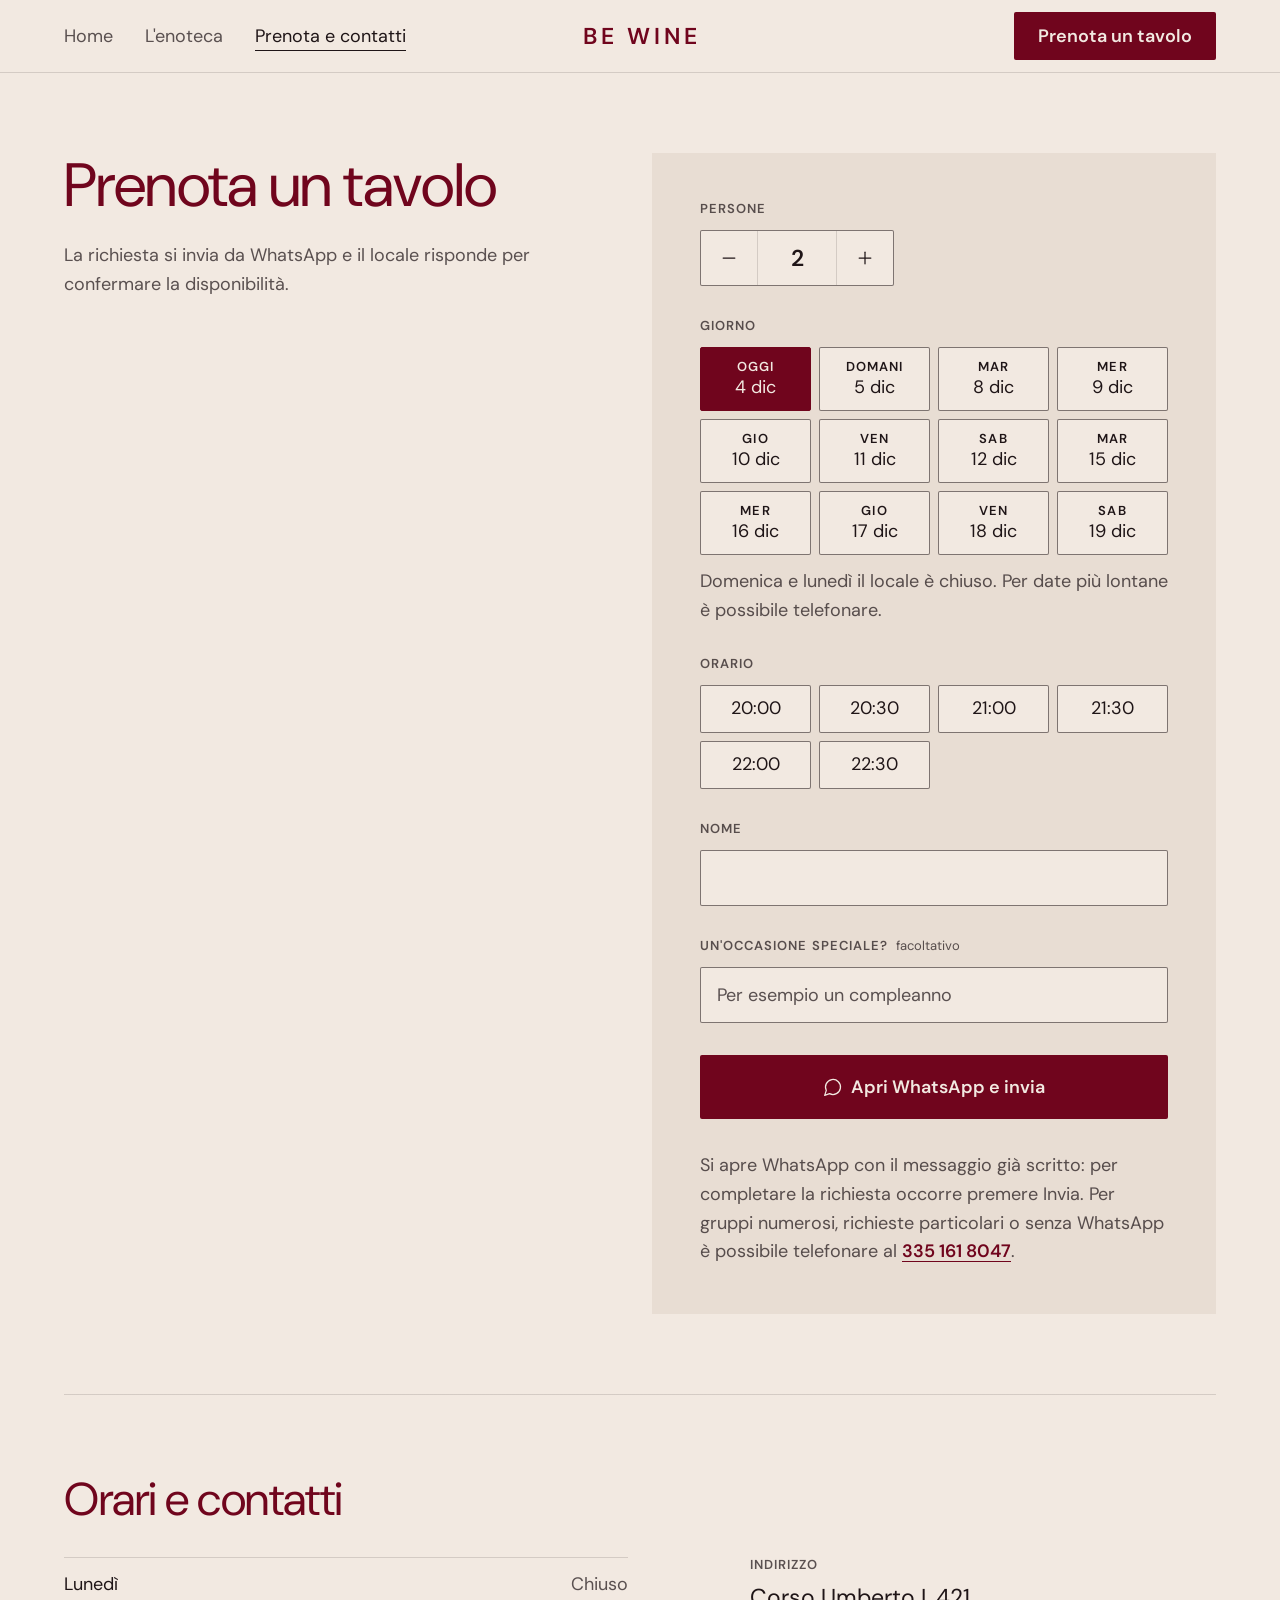
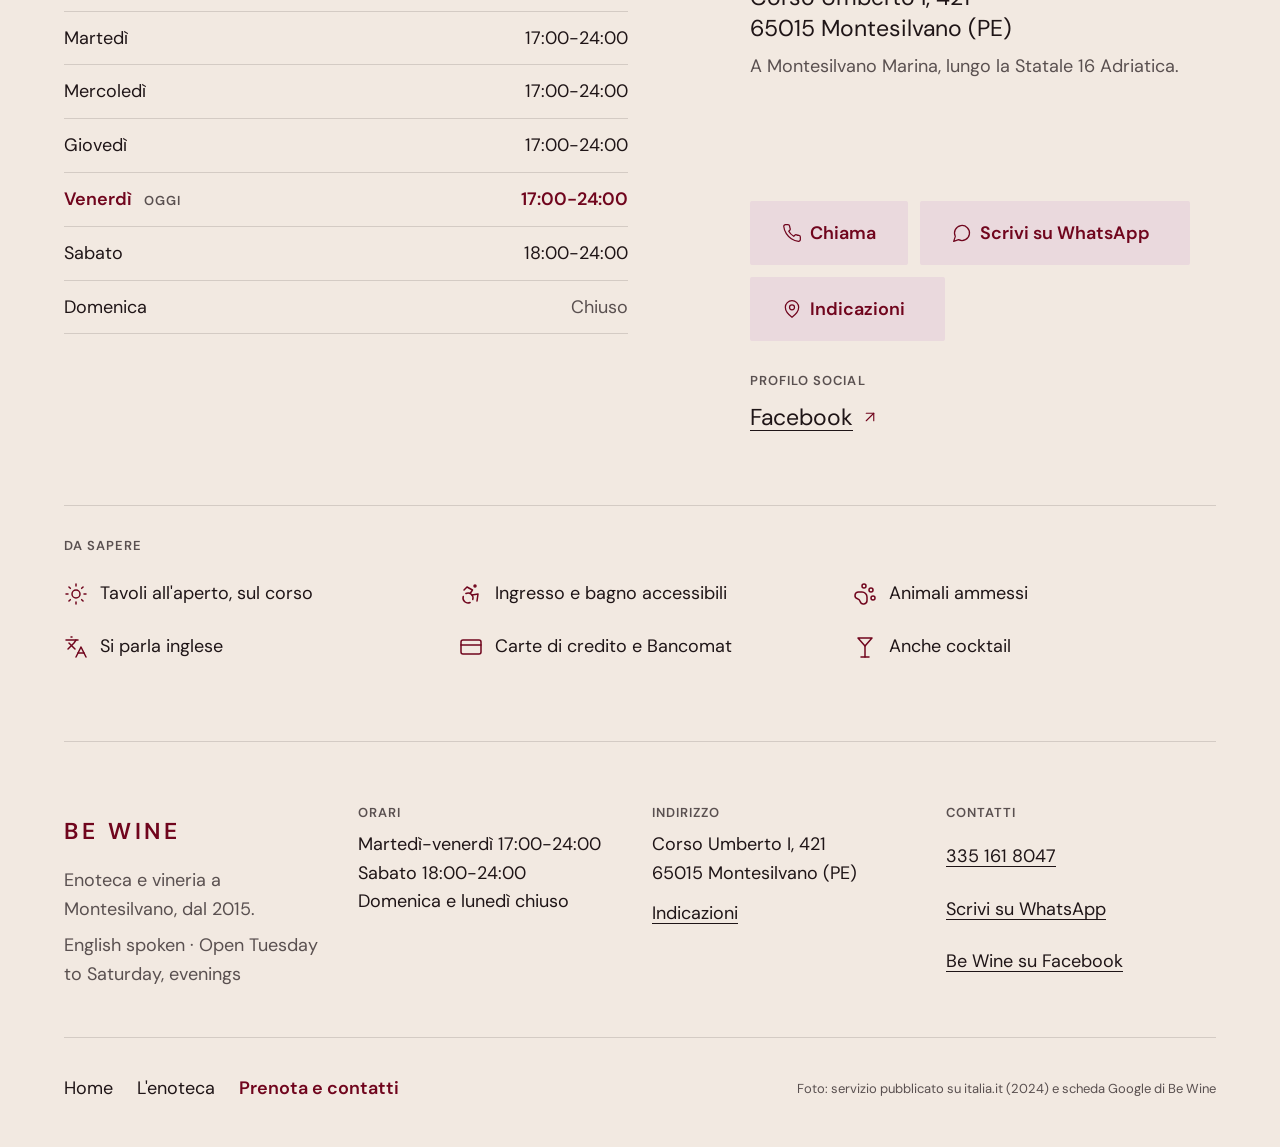
<file: brief/riferimento-prenotazione-bewine/prenota.html>
<!doctype html>
<html lang="it">
<head>
  <meta charset="utf-8">
  <meta name="viewport" content="width=device-width, initial-scale=1, viewport-fit=cover">
  <title>Prenota e contatti · Be Wine, Montesilvano</title>
  <meta name="description" content="Prenotazione di un tavolo da Be Wine, enoteca e vineria a Montesilvano, con orari, indirizzo, telefono e profili social.">
  <meta name="robots" content="noindex, nofollow">
  <meta name="theme-color" content="#F2E9E1">
  <link rel="icon" href="data:,">
  <script>(function(d){d.classList.add('js');addEventListener('load',function(){setTimeout(function(){if(!window.BWok)d.classList.remove('js')},1500)})})(document.documentElement)</script>
  <link rel="preconnect" href="https://fonts.googleapis.com">
  <link rel="preconnect" href="https://fonts.gstatic.com" crossorigin>
  <link rel="stylesheet" href="https://fonts.googleapis.com/css2?family=DM+Sans:opsz,wght@9..40,400;9..40,600&display=swap">
  <link rel="stylesheet" href="css/style.css">
  <script src="js/main.js" defer></script>
</head>
<body>
  <a class="salta" href="#contenuto">Vai al contenuto</a>

  <svg class="sprite" aria-hidden="true" focusable="false">
    <symbol id="i-telefono" viewBox="0 0 24 24"><path d="M22 16.92v3a2 2 0 0 1-2.18 2 19.79 19.79 0 0 1-8.63-3.07 19.5 19.5 0 0 1-6-6 19.79 19.79 0 0 1-3.07-8.67A2 2 0 0 1 4.11 2h3a2 2 0 0 1 2 1.72c.13.96.36 1.9.7 2.81a2 2 0 0 1-.45 2.11L8.09 9.91a16 16 0 0 0 6 6l1.27-1.27a2 2 0 0 1 2.11-.45c.91.34 1.85.57 2.81.7A2 2 0 0 1 22 16.92z"/></symbol>
    <symbol id="i-indicazioni" viewBox="0 0 24 24"><path d="M20 10c0 6-8 12-8 12s-8-6-8-12a8 8 0 0 1 16 0Z"/><circle cx="12" cy="10" r="3"/></symbol>
    <symbol id="i-uscita" viewBox="0 0 24 24"><path d="M7 17 17 7"/><path d="M7 7h10v10"/></symbol>
    <symbol id="i-freccia" viewBox="0 0 24 24"><path d="M5 12h14"/><path d="m12 5 7 7-7 7"/></symbol>
    <symbol id="i-calendario" viewBox="0 0 24 24"><rect x="3" y="4" width="18" height="18" rx="2"/><path d="M16 2v4"/><path d="M8 2v4"/><path d="M3 10h18"/></symbol>
    <symbol id="i-messaggio" viewBox="0 0 24 24"><path d="M7.9 20A9 9 0 1 0 4 16.1L2 22Z"/></symbol>
    <symbol id="i-meno" viewBox="0 0 24 24"><path d="M5 12h14"/></symbol>
    <symbol id="i-piu" viewBox="0 0 24 24"><path d="M5 12h14"/><path d="M12 5v14"/></symbol>
    <symbol id="i-esterno" viewBox="0 0 24 24"><circle cx="12" cy="12" r="4"/><path d="M12 2v2"/><path d="M12 20v2"/><path d="m4.93 4.93 1.41 1.41"/><path d="m17.66 17.66 1.41 1.41"/><path d="M2 12h2"/><path d="M20 12h2"/><path d="m6.34 17.66-1.41 1.41"/><path d="m19.07 4.93-1.41 1.41"/></symbol>
    <symbol id="i-accessibile" viewBox="0 0 24 24"><circle cx="16" cy="4" r="1"/><path d="m18 19 1-7-6 1"/><path d="m5 8 3-3 5.5 3-2.36 3.5"/><path d="M4.24 14.5a5 5 0 0 0 6.88 6"/><path d="M13.76 17.5a5 5 0 0 0-6.88-6"/></symbol>
    <symbol id="i-zampa" viewBox="0 0 24 24"><circle cx="11" cy="4" r="2"/><circle cx="18" cy="8" r="2"/><circle cx="20" cy="16" r="2"/><path d="M9 10a5 5 0 0 1 5 5v3.5a3.5 3.5 0 0 1-6.84 1.045Q6.52 17.48 4.46 16.84A3.5 3.5 0 0 1 5.5 10Z"/></symbol>
    <symbol id="i-lingue" viewBox="0 0 24 24"><path d="m5 8 6 6"/><path d="m4 14 6-6 2-3"/><path d="M2 5h12"/><path d="M7 2h1"/><path d="m22 22-5-10-5 10"/><path d="M14 18h6"/></symbol>
    <symbol id="i-carta" viewBox="0 0 24 24"><rect x="2" y="5" width="20" height="14" rx="2"/><path d="M2 10h20"/></symbol>
    <symbol id="i-cocktail" viewBox="0 0 24 24"><path d="M8 22h8"/><path d="M12 11v11"/><path d="m19 3-7 8-7-8Z"/></symbol>
  </svg>

  <header class="nav">
    <div class="contenitore nav__in">
      <nav class="nav__link" aria-label="Menu principale">
        <a href="./">Home</a>
        <a href="enoteca.html">L'enoteca</a>
        <a href="prenota.html" aria-current="page">Prenota e contatti</a>
      </nav>
      <a class="nav__nome" href="./" aria-label="Be Wine, pagina iniziale">BE WINE</a>
      <div class="nav__destra">
        <a class="btn btn--primario btn--m" href="#prenota">
          <span class="rullo"><span>Prenota un tavolo</span><span aria-hidden="true">Prenota un tavolo</span></span>
        </a>
      </div>
      <button class="nav__menu" type="button" aria-expanded="false" aria-controls="menu-mobile">Menu</button>
      <a class="nav__menu nav__menu--link" href="#pagine">Menu</a>
    </div>
    <nav class="menu-mobile" id="menu-mobile" aria-label="Menu principale" hidden>
      <a href="./">Home</a>
      <a href="enoteca.html">L'enoteca</a>
      <a href="prenota.html" aria-current="page">Prenota e contatti</a>
    </nav>
  </header>

  <main id="contenuto">

    <section class="prenota" id="prenota" aria-labelledby="titolo-prenota">
      <div class="contenitore prenota__griglia">
        <div class="prenota__testo">
          <h1 id="titolo-prenota" class="titolo-pagina">Prenota un tavolo</h1>
          <p>La richiesta si invia da WhatsApp e il locale risponde per confermare la disponibilità.</p>
          <div class="azioni prenota__senza-js">
            <a class="btn btn--primario btn--l" href="tel:+393351618047">
              <svg class="icona" aria-hidden="true"><use href="#i-telefono"/></svg>
              Chiama
            </a>
            <a class="btn btn--fantasma btn--l" href="https://wa.me/393351618047" target="_blank" rel="noopener">
              <svg class="icona" aria-hidden="true"><use href="#i-messaggio"/></svg>
              WhatsApp<span class="nascosto"> (si apre in una nuova scheda)</span>
            </a>
          </div>
        </div>

        <form class="modulo" data-prenota novalidate autocomplete="off">
          <div class="campo">
            <span class="campo__eti" id="eti-persone">Persone</span>
            <div class="contatore" role="group" aria-labelledby="eti-persone">
              <button class="contatore__btn" type="button" data-meno aria-label="Una persona in meno"><svg class="icona" aria-hidden="true"><use href="#i-meno"/></svg></button>
              <input class="contatore__val" id="p-persone" name="persone" type="number" inputmode="numeric" min="1" max="20" value="2" aria-labelledby="eti-persone">
              <button class="contatore__btn" type="button" data-piu aria-label="Una persona in più"><svg class="icona" aria-hidden="true"><use href="#i-piu"/></svg></button>
            </div>
          </div>

          <fieldset class="campo">
            <legend class="campo__eti">Giorno</legend>
            <div class="giorni" data-giorni></div>
            <p class="campo__aiuto">Domenica e lunedì il locale è chiuso. Per date più lontane è possibile telefonare.</p>
            <p class="campo__errore" data-errore="giorno" hidden>Selezionare un giorno.</p>
          </fieldset>

          <fieldset class="campo">
            <legend class="campo__eti">Orario</legend>
            <p class="campo__aiuto" data-ora-vuoto>Gli orari compaiono dopo aver scelto il giorno.</p>
            <div class="giorni giorni--ore" data-ore hidden></div>
            <p class="campo__errore" data-errore="ora" hidden>Selezionare un orario.</p>
          </fieldset>

          <div class="campo">
            <label class="campo__eti" for="p-nome">Nome</label>
            <input class="campo__input" id="p-nome" name="nome" type="text" autocomplete="name" maxlength="60" required>
            <p class="campo__errore" data-errore="nome" hidden>Indicare il nome per la prenotazione.</p>
          </div>

          <div class="campo">
            <label class="campo__eti" for="p-occasione">Un'occasione speciale? <span class="campo__facoltativo">facoltativo</span></label>
            <input class="campo__input" id="p-occasione" name="occasione" type="text" maxlength="80" autocomplete="off" placeholder="Per esempio un compleanno">
          </div>

          <p class="modulo__riepilogo" data-riepilogo aria-live="polite"></p>
          <button class="btn btn--primario btn--l modulo__invia" type="submit">
            <svg class="icona" aria-hidden="true"><use href="#i-messaggio"/></svg>
            Apri WhatsApp e invia
          </button>
          <p class="modulo__aiuto">Si apre WhatsApp con il messaggio già scritto: per completare la richiesta occorre premere Invia. Per gruppi numerosi, richieste particolari o senza WhatsApp è possibile telefonare al <a href="tel:+393351618047">335 161 8047</a>.</p>
          <p class="modulo__nota" data-nota hidden>Si è aperto WhatsApp con il messaggio già scritto: per completare la richiesta basta premere Invia. La prenotazione è confermata dalla risposta del locale.</p>
        </form>
      </div>
    </section>

    <section class="orari" id="contatti" aria-labelledby="titolo-contatti">
      <div class="contenitore orari__griglia">
        <div class="orari__tabella">
          <h2 id="titolo-contatti" class="orari__titolo reveal">Orari e contatti</h2>
          <table class="tab-orari">
            <caption class="nascosto">Orari di apertura settimanali</caption>
            <tbody>
              <tr data-giorno="1"><th scope="row">Lunedì</th><td>Chiuso</td></tr>
              <tr data-giorno="2"><th scope="row">Martedì</th><td>17:00-24:00</td></tr>
              <tr data-giorno="3"><th scope="row">Mercoledì</th><td>17:00-24:00</td></tr>
              <tr data-giorno="4"><th scope="row">Giovedì</th><td>17:00-24:00</td></tr>
              <tr data-giorno="5"><th scope="row">Venerdì</th><td>17:00-24:00</td></tr>
              <tr data-giorno="6"><th scope="row">Sabato</th><td>18:00-24:00</td></tr>
              <tr data-giorno="0"><th scope="row">Domenica</th><td>Chiuso</td></tr>
            </tbody>
          </table>
        </div>
        <div class="contatti">
          <div class="contatti__blocco reveal">
            <p class="eti">Indirizzo</p>
            <p class="contatti__valore">Corso Umberto I, 421<br>65015 Montesilvano (PE)</p>
            <p class="contatti__nota">A Montesilvano Marina, lungo la Statale 16 Adriatica.</p>
          </div>
          <div class="contatti__blocco reveal">
            <p class="eti">Telefono e WhatsApp</p>
            <p class="contatti__valore"><a href="tel:+393351618047">335 161 8047</a></p>
          </div>
          <div class="azioni reveal" data-azioni-contatti>
            <a class="btn btn--fantasma btn--l" href="tel:+393351618047">
              <svg class="icona" aria-hidden="true"><use href="#i-telefono"/></svg>
              Chiama
            </a>
            <a class="btn btn--fantasma btn--l" href="https://wa.me/393351618047?text=Buongiorno%2C%20vorrei%20un%27informazione%3A%20" target="_blank" rel="noopener">
              <svg class="icona" aria-hidden="true"><use href="#i-messaggio"/></svg>
              Scrivi su WhatsApp<span class="nascosto"> (si apre in una nuova scheda)</span>
            </a>
            <a class="btn btn--fantasma btn--l" href="https://www.google.com/maps/dir/?api=1&amp;destination=Be%20Wine%2C%20Corso%20Umberto%20I%20421%2C%2065015%20Montesilvano%20PE" target="_blank" rel="noopener">
              <svg class="icona" aria-hidden="true"><use href="#i-indicazioni"/></svg>
              Indicazioni<span class="nascosto"> (si apre in una nuova scheda)</span>
            </a>
          </div>
          <div class="contatti__blocco reveal">
            <p class="eti">Profilo social</p>
            <ul class="social" role="list">
              <li><a href="https://www.facebook.com/bewinepescara" target="_blank" rel="noopener">Facebook<span class="nascosto"> (si apre in una nuova scheda)</span><svg class="icona" aria-hidden="true"><use href="#i-uscita"/></svg></a></li>
            </ul>
          </div>
        </div>
        <div class="orari__servizi reveal">
          <p class="eti">Da sapere</p>
          <ul class="servizi" role="list">
            <li><svg class="icona" aria-hidden="true"><use href="#i-esterno"/></svg>Tavoli all'aperto, sul corso</li>
            <li><svg class="icona" aria-hidden="true"><use href="#i-accessibile"/></svg>Ingresso e bagno accessibili</li>
            <li><svg class="icona" aria-hidden="true"><use href="#i-zampa"/></svg>Animali ammessi</li>
            <li><svg class="icona" aria-hidden="true"><use href="#i-lingue"/></svg>Si parla inglese</li>
            <li><svg class="icona" aria-hidden="true"><use href="#i-carta"/></svg>Carte di credito e Bancomat</li>
            <li><svg class="icona" aria-hidden="true"><use href="#i-cocktail"/></svg>Anche cocktail</li>
          </ul>
        </div>
      </div>
    </section>
  </main>

  <footer class="piede">
    <div class="contenitore">
      <div class="piede__griglia">
        <div class="piede__marchio">
          <a class="piede__nome" href="./">BE WINE</a>
          <p>Enoteca e vineria a Montesilvano, dal 2015.</p>
          <p lang="en">English spoken · Open Tuesday to Saturday, evenings</p>
        </div>
        <div class="piede__blocco">
          <p class="eti">Orari</p>
          <p>Martedì-venerdì 17:00-24:00<br>Sabato 18:00-24:00<br>Domenica e lunedì chiuso</p>
        </div>
        <div class="piede__blocco">
          <p class="eti">Indirizzo</p>
          <p>Corso Umberto I, 421<br>65015 Montesilvano (PE)</p>
          <a class="piede__link" href="https://www.google.com/maps/dir/?api=1&amp;destination=Be%20Wine%2C%20Corso%20Umberto%20I%20421%2C%2065015%20Montesilvano%20PE" target="_blank" rel="noopener">Indicazioni<span class="nascosto"> (si apre in una nuova scheda)</span></a>
        </div>
        <div class="piede__blocco">
          <p class="eti">Contatti</p>
          <p><a class="piede__link" href="tel:+393351618047">335 161 8047</a></p>
          <a class="piede__link" href="https://wa.me/393351618047?text=Buongiorno%2C%20vorrei%20un%27informazione%3A%20" target="_blank" rel="noopener">Scrivi su WhatsApp<span class="nascosto"> (si apre in una nuova scheda)</span></a><br>
          <a class="piede__link" href="https://www.facebook.com/bewinepescara" target="_blank" rel="noopener">Be Wine su Facebook<span class="nascosto"> (si apre in una nuova scheda)</span></a>
        </div>
      </div>
      <div class="piede__fondo">
        <nav class="piede__pagine" id="pagine" aria-label="Pagine del sito">
          <a href="./">Home</a>
          <a href="enoteca.html">L'enoteca</a>
          <a href="prenota.html" aria-current="page">Prenota e contatti</a>
        </nav>
        <p class="piede__crediti">Foto: servizio pubblicato su italia.it (2024) e scheda Google di Be Wine</p>
      </div>
    </div>
  </footer>
</body>
</html>
</file>
<file: hero-demo/css/sito.css>
/* Be Wine: stili comuni a tutte le pagine */

/* Caratteri: i file stanno nella cartella font/ del sito (15 novembre 2026), non più su Google Fonts.
   Così nessun dato dei visitatori va a Google e non serve il banner dei cookie.
   DM Sans e Instrument Serif, licenza libera SIL OFL. "latin" basta per l'italiano; "latin-ext" si scarica
   solo se sulla pagina c'è una lettera che lo richiede (per esempio ć o ž). */
@font-face {
  font-family: "DM Sans";
  font-style: normal;
  font-weight: 500 700;
  font-display: swap;
  src: url("../font/dm-sans-latin.woff2") format("woff2");
  unicode-range: U+0000-00FF, U+0131, U+0152-0153, U+02BB-02BC, U+02C6, U+02DA, U+02DC, U+0304, U+0308, U+0329, U+2000-206F, U+20AC, U+2122, U+2191, U+2193, U+2212, U+2215, U+FEFF, U+FFFD;
}
@font-face {
  font-family: "DM Sans";
  font-style: normal;
  font-weight: 500 700;
  font-display: swap;
  src: url("../font/dm-sans-latin-ext.woff2") format("woff2");
  unicode-range: U+0100-02BA, U+02BD-02C5, U+02C7-02CC, U+02CE-02D7, U+02DD-02FF, U+0304, U+0308, U+0329, U+1D00-1DBF, U+1E00-1E9F, U+1EF2-1EFF, U+2020, U+20A0-20AB, U+20AD-20C4, U+2113, U+2C60-2C7F, U+A720-A7FF;
}
@font-face {
  font-family: "Instrument Serif";
  font-style: normal;
  font-weight: 400;
  font-display: swap;
  src: url("../font/instrument-serif-latin.woff2") format("woff2");
  unicode-range: U+0000-00FF, U+0131, U+0152-0153, U+02BB-02BC, U+02C6, U+02DA, U+02DC, U+0304, U+0308, U+0329, U+2000-206F, U+20AC, U+2122, U+2191, U+2193, U+2212, U+2215, U+FEFF, U+FFFD;
}
@font-face {
  font-family: "Instrument Serif";
  font-style: normal;
  font-weight: 400;
  font-display: swap;
  src: url("../font/instrument-serif-latin-ext.woff2") format("woff2");
  unicode-range: U+0100-02BA, U+02BD-02C5, U+02C7-02CC, U+02CE-02D7, U+02DD-02FF, U+0304, U+0308, U+0329, U+1D00-1DBF, U+1E00-1E9F, U+1EF2-1EFF, U+2020, U+20A0-20AB, U+20AD-20C4, U+2113, U+2C60-2C7F, U+A720-A7FF;
}

:root {
  --ink: #fbf6ee;
  --wine: #e8606f;
  --wine-soft: #f3a3ab;
  --wine-deep: #7a1f2c;  /* vino scuro per il piede e i dettagli sul crema */
  --cream: #fbf7f0;      /* crema chiarissimo, quasi bianco */
  --text: #2a1810;
  --muted: #7a5f50;
  --line: #e6dccd;
  --line-strong: #958070; /* bordo dei campi da compilare: si deve vedere (contrasto 3,5 sul crema) */
  --dark: #1b0f09;
  --shade: 22, 12, 7;
  --serif: "Instrument Serif", Georgia, serif;
  --sans: "DM Sans", system-ui, sans-serif;
  /* parte veloce e si posa piano */
  --ease-out: cubic-bezier(.23, 1, .32, 1);
  /* torna indietro con un piccolo rimbalzo */
  --ease-spring: cubic-bezier(.34, 1.56, .64, 1);
  /* cassetto che entra di lato, come su iOS: il menu del telefono */
  --ease-drawer: cubic-bezier(.32, .72, 0, 1);
  /* forma che cambia restando sul posto: le tre linee che diventano X */
  --ease-in-out: cubic-bezier(.77, 0, .175, 1);

  /* Scala: ogni livello è il doppio del precedente */
  --t1: 12px;  /* menu, stelle, bottoni */
  --t2: 24px;  /* sottotitolo */
  --t3: 120px; /* titolo: 5 volte il sottotitolo */
  --t4: 48px;  /* titoli delle sezioni */
  --u1: 6px;
  --u2: 12px;
  --u3: 24px;
  --u4: 48px;
  --u5: 96px;
  --logo: 48px;
}
* { box-sizing: border-box; margin: 0; padding: 0; }
html, body { background: var(--dark); }
body { font-family: var(--sans); color: var(--ink); }

/* Chi usa la tastiera: il primo Tab mostra "Vai al contenuto", che salta il menu.
   Sta fuori dallo schermo finché non riceve il fuoco. */
.skip {
  position: absolute;
  left: var(--u2);
  top: var(--u2);
  z-index: 100;
  padding: var(--u2) var(--u3);
  background: var(--cream);
  color: var(--text);
  font: 700 14px/1.2 var(--sans);
  text-decoration: underline;
  transform: translateY(-200%);
}
.skip:focus { transform: none; outline: 2px solid var(--text); outline-offset: 2px; }
/* il contenuto riceve il fuoco quando ci si salta: nessun riquadro attorno a tutta la pagina */
#contenuto:focus { outline: none; }
/* Quando il fuoco arriva su un elemento, la barra rapida (in alto su computer, in basso su telefono) non lo copre */
html { scroll-padding-top: 96px; }
@media (max-width: 760px) { html { scroll-padding-top: 0; scroll-padding-bottom: 96px; } }

.hero {
  position: relative;
  min-height: 100vh;
  min-height: 100svh;
  display: flex;
  flex-direction: column;
  justify-content: space-between;
  padding: var(--u3) var(--u4) var(--u4);
  overflow: hidden;
  isolation: isolate;
}
.hero__photo {
  position: absolute;
  inset: 0;
  width: 100%;
  height: 100%;
  object-fit: cover;
  object-position: 72% 50%;
  z-index: -2;
}
.hero::before {
  content: "";
  position: absolute;
  inset: 0;
  z-index: -1;
  background:
    radial-gradient(ellipse 60% 55% at 50% 55%, rgba(var(--shade), .62) 0%, rgba(var(--shade), .32) 60%, rgba(var(--shade), .18) 100%),
    linear-gradient(180deg, rgba(var(--shade), .45) 0%, rgba(var(--shade), 0) 22%);
}

.bar {
  display: flex;
  align-items: center;
  justify-content: space-between;
  gap: var(--u3);
}
.brand { display: block; line-height: 0; }
.brand img { display: block; height: var(--logo); width: auto; }

/* ---------- Menu: tre stati (riposo, passaggio del mouse, clic) ---------- */
.nav {
  display: flex;
  gap: var(--u4);
  list-style: none;
}
.nav__link {
  position: relative;
  display: inline-flex;
  align-items: center;
  min-height: 48px;
  font-weight: 700;
  font-size: var(--t1);
  letter-spacing: .13em;
  text-transform: uppercase;
  /* 1. riposo: un filo più tenue, così il passaggio del mouse si nota */
  color: rgba(251, 246, 238, .82);
  text-decoration: none;
  text-shadow: 0 1px 12px rgba(var(--shade), .55);
  transform: scale(1);
  /* il ritorno dal clic è più lento e rimbalza un poco */
  transition:
    color 200ms linear,
    transform 450ms var(--ease-spring);
}
.nav__link::after {
  content: "";
  position: absolute;
  left: 0;
  right: 0;
  bottom: 8px;
  height: 1.5px;
  background: currentColor;
  transform: scaleX(0);
  transform-origin: right center;
  transition: transform 280ms var(--ease-out);
}

/* 2. passaggio del mouse: testo pieno e una linea che entra da sinistra */
@media (hover: hover) and (pointer: fine) {
  .nav__link:hover { color: var(--ink); }
  .nav__link:hover::after {
    transform: scaleX(1);
    transform-origin: left center;
  }
}
.nav__link:focus-visible {
  color: var(--ink);
  outline: 2px solid var(--ink);
  outline-offset: 6px;
  border-radius: 2px;
}

/* 3. clic: colore più caldo e il tasto si ingrandisce sotto il dito */
.nav__link:active,
.nav__link.is-pressed {
  color: var(--wine-soft);
  transform: scale(1.08);
  transition:
    color 80ms linear,
    transform 140ms var(--ease-out);
}

@media (prefers-reduced-motion: reduce) {
  .nav__link, .nav__link::after { transition-duration: 0s !important; }
  .nav__link:active, .nav__link.is-pressed { transform: none; }
}

/* ---------- Testo della hero ---------- */
/* testo al centro della foto, sia in orizzontale che in verticale */
.copy {
  margin: auto;
  max-width: 1100px;
  display: flex;
  flex-direction: column;
  align-items: center;
  text-align: center;
}
h1 {
  font-family: var(--serif);
  font-weight: 400;
  font-size: var(--t3);
  line-height: 1;
  letter-spacing: -.01em;
}
.rating {
  display: inline-flex;
  align-items: center;
  gap: var(--u1);
  margin-bottom: var(--u3);
  font-size: var(--t1);
  font-weight: 700;
  letter-spacing: .13em;
  text-transform: uppercase;
}
.rating svg { width: var(--t1); height: var(--t1); fill: #f4c15d; flex: none; }
h1 span { display: block; }
h1 .fact { color: var(--wine); }

.sub {
  margin-top: var(--u3);
  max-width: 24em;
  font-size: var(--t2);
  line-height: 1.4;
  font-weight: 500;
}
.actions { margin-top: var(--u4); display: flex; justify-content: center; gap: var(--u2); flex-wrap: wrap; }
.btn {
  display: inline-flex;
  align-items: center;
  min-height: 48px;
  padding: 0 var(--u3);
  border: 1px solid var(--ink);
  border-radius: 999px;
  font-weight: 700;
  font-size: var(--t1);
  letter-spacing: .14em;
  text-transform: uppercase;
  color: var(--ink);
  text-decoration: none;
  transition: background .2s ease, color .2s ease, transform 160ms var(--ease-out);
}
.btn--solid { background: var(--ink); color: #2a1810; }
.btn:hover, .btn:focus-visible { background: var(--wine); border-color: var(--wine); color: var(--dark); outline: none; }
.btn--dark { border-color: var(--text); color: var(--text); }
.btn--dark:hover, .btn--dark:focus-visible { background: var(--wine-deep); border-color: var(--wine-deep); color: var(--ink); }
/* Fuoco da tastiera: un contorno staccato dal tasto, perché il solo cambio di colore non basta
   (sul tasto pieno vino quasi non si vedeva). Scuro sul crema, chiaro sul piede vino e sulla foto. */
.btn:focus-visible { outline: 2px solid var(--text); outline-offset: 3px; }
.footer .btn:focus-visible, .hero .btn:focus-visible { outline-color: var(--ink); }

/* ---------- Sotto la hero: fondo crema chiarissimo ---------- */
main { background: var(--cream); color: var(--text); }
.section { padding: var(--u5) var(--u4); }
.label {
  margin-bottom: var(--u3);
  font-size: var(--t1);
  font-weight: 700;
  letter-spacing: .13em;
  text-transform: uppercase;
  color: var(--muted);
}
.title {
  font-family: var(--serif);
  font-weight: 400;
  font-size: var(--t4);
  line-height: 1.05;
  letter-spacing: -.005em;
}
.title .fact { color: var(--wine-deep); }
.lead {
  margin: var(--u3) 0 var(--u4);
  max-width: 30em;
  font-size: var(--t2);
  line-height: 1.5;
  font-weight: 500;
}

/* Chi siamo: struttura presa dal riferimento (Agence Van den Abeele, sotto la hero).
   Niente titolo a lato: un paragrafo in alto, poi tre voci, ognuna con una parola grande,
   una frase breve e una foto piccola inclinata con un cartoncino chiaro dietro. Tasto al centro. */
.about { max-width: 1440px; margin: 0 auto; }
.about__inner { max-width: 1000px; margin: 0 auto; }
/* titolo della sezione alla misura degli altri titoli (88 px su computer, 44 su telefono) */
.about__title { margin-bottom: var(--u4); }
.about__intro {
  max-width: 30em;
  font-size: var(--t2);
  line-height: 1.45;
  font-weight: 500;
}
.about__list { list-style: none; margin: var(--u5) 0; }
.about__item {
  position: relative;
  display: grid;
  /* foto, parola, frase: colonne uguali in tutte le voci, anche se la parola è più larga */
  grid-template-columns: minmax(0, 26fr) minmax(0, 34fr) minmax(0, 40fr);
  column-gap: var(--u4);
  align-items: center;
  min-height: 184px;
}
.about__word {
  grid-column: 2;
  justify-self: end; /* una parola lunga sporge a sinistra, verso la foto, mai sulla frase */
  font-family: var(--serif);
  font-size: clamp(36px, 4vw, 56px); /* sempre più piccole del titolo "Chi siamo." (88 px) */
  line-height: 1;
  text-align: right;
  white-space: nowrap;
  transition: color 500ms var(--ease-out);
}
.about__word .fact { color: var(--wine-deep); transition: color 500ms var(--ease-out); }
.about__note {
  grid-column: 3;
  max-width: 22em;
  font-size: 17px;
  line-height: 1.6;
  transition: opacity 500ms var(--ease-out);
}
/* la foto non allarga la riga: sta a sinistra, centrata sulla sua voce, e può sporgere sopra e sotto */
.about__photo {
  position: absolute;
  left: 0;
  top: 50%;
  translate: 0 -50%;
  rotate: -3deg;
  transition: opacity 600ms var(--ease-out), scale 700ms var(--ease-out);
}
.about__photo::before { /* cartoncino chiaro dietro, girato dall'altra parte */
  content: "";
  position: absolute;
  inset: 0;
  z-index: -1;
  background: var(--line);
  rotate: 5deg;
  translate: 10px 12px;
}
.about__photo img { display: block; width: 100%; height: auto; object-fit: cover; }
.about__photo--sala { width: 27%; }
.about__photo--sala img { aspect-ratio: 3 / 2; }
.about__photo--scaffale { width: 20%; left: 1%; rotate: 2.5deg; }
.about__photo--scaffale img { aspect-ratio: 1; }
.about__photo--scaffale::before { rotate: -5deg; translate: -10px 12px; }
.about__photo--rosato { width: 20%; left: 2%; rotate: -2deg; }
.about__photo--rosato img { aspect-ratio: 4 / 5; }
.about__cta { justify-content: center; margin-top: 0; }

/* Su computer, con lo script acceso, una voce alla volta: le altre restano chiare e senza foto */
@media (min-width: 761px) {
  /* Voci spente ma leggibili (15 novembre 2026): parola a contrasto 3,3 e frase a 4,7 sul crema.
     Prima erano #ded4c5 e opacità .3 (contrasto 1,4 e 1,9): per tornare a quell'effetto basta rimettere quei due valori. */
  .about--live .about__item:not(.is-active) .about__word,
  .about--live .about__item:not(.is-active) .about__word .fact { color: #9b8573; }
  .about--live .about__item:not(.is-active) .about__note { opacity: .62; }
  .about--live .about__item:not(.is-active) .about__photo { opacity: 0; scale: .94; }
}
@media (prefers-reduced-motion: reduce) {
  .about__word, .about__word .fact, .about__note, .about__photo { transition: none; }
}

/* Recensioni */
.reviews {
  max-width: 1440px;
  margin: 0 auto;
  border-top: 1px solid var(--line);
}
.reviews__list {
  list-style: none;
  display: grid;
  grid-template-columns: repeat(3, 1fr);
  gap: var(--u4);
  margin: var(--u4) 0;
}
.review {
  display: flex;
  flex-direction: column;
  padding-top: var(--u3);
  border-top: 2px solid var(--wine-deep);
}
/* oro più scuro: sul crema il vecchio #c8962e aveva contrasto 2,5, questo 4,9 */
.review__stars { font-size: var(--t1); letter-spacing: .2em; color: #8f6510; }
.review__off { color: var(--line); }
.review__quote {
  margin: var(--u3) 0;
  font-family: var(--serif);
  font-size: var(--t2);
  line-height: 1.35;
  flex: 1;
}
.review__author {
  font-size: var(--t1);
  font-weight: 700;
  letter-spacing: .13em;
  text-transform: uppercase;
  color: var(--muted);
}

/* ---------- Piede color vino ---------- */
.footer {
  background: var(--wine-deep);
  color: var(--ink);
  padding: var(--u5) var(--u4) var(--u4);
  font-size: var(--t1);
  line-height: 2;
  letter-spacing: .02em;
}
.footer__grid {
  display: grid;
  grid-template-columns: 2fr 1fr 1fr 1fr;
  gap: var(--u4);
  max-width: 1440px;
  margin: 0 auto;
}
.footer__brand img { display: block; height: var(--u4); width: auto; margin-bottom: var(--u3); }
.footer__brand p { max-width: 20em; opacity: .85; }
.footer__label {
  margin-bottom: var(--u2);
  font-weight: 700;
  letter-spacing: .13em;
  text-transform: uppercase;
  opacity: .7;
}
.footer p + p { margin-top: var(--u2); }
.footer__link {
  color: var(--ink);
  text-decoration: underline;
  text-decoration-color: rgba(251, 246, 238, .4);
  text-underline-offset: 3px;
  transition: text-decoration-color 200ms linear;
}
.footer__link:hover, .footer__link:focus-visible { text-decoration-color: var(--ink); }
.footer__legal {
  display: flex;
  justify-content: space-between;
  gap: var(--u3);
  flex-wrap: wrap;
  max-width: 1440px;
  margin: var(--u5) auto 0;
  padding-top: var(--u3);
  border-top: 1px solid rgba(251, 246, 238, .25);
  opacity: .85;
}
.footer__legal nav { display: flex; gap: var(--u3); }

@media (max-width: 1000px) {
  .reviews__list { grid-template-columns: 1fr; gap: var(--u4); }
  .footer__grid { grid-template-columns: 1fr 1fr; }
}

@media (max-width: 760px) {
  :root {
    --t1: 12px; --t2: 24px; --t3: 60px; --t4: 36px;
    --u1: 6px; --u2: 12px; --u3: 24px; --u4: 48px; --u5: 72px;
    --logo: 36px;
  }
  .section { padding: var(--u5) var(--u3); }
  /* Chi siamo su telefono: parola a sinistra, fotina a destra sulla stessa riga, frase sotto. Tutte le voci accese. */
  .about__list { margin: var(--u4) 0; }
  .about__title { margin-bottom: var(--u3); }
  .about__item { grid-template-columns: 1fr auto; column-gap: var(--u3); row-gap: var(--u3); align-items: end; min-height: 0; }
  .about__item + .about__item { margin-top: var(--u4); }
  .about__word { grid-column: 1; grid-row: 1; justify-self: start; font-size: 32px; text-align: left; }
  .about__note { grid-column: 1 / -1; grid-row: 2; max-width: none; font-size: 16px; }
  .about__photo { position: relative; left: auto; top: auto; translate: none; grid-column: 2; grid-row: 1; margin-right: var(--u2); }
  .about__photo::before { translate: 6px 7px; }
  .about__photo--sala { width: 108px; }
  .about__photo--scaffale { width: 78px; left: auto; }
  .about__photo--scaffale::before { translate: -6px 7px; }
  .about__photo--rosato { width: 70px; left: auto; }
  .footer { padding: var(--u5) var(--u3) var(--u4); }
  .footer__grid { grid-template-columns: 1fr; }
  .hero { padding: var(--u3) var(--u3) var(--u4); }
  /* su telefono il menu va su una riga sua, sotto il logo, con tutte le voci */
  .bar { flex-wrap: wrap; row-gap: var(--u2); }
  .nav { width: 100%; justify-content: space-between; gap: 0; }
  .hero__photo { object-position: 78% 50%; }
  .hero::before {
    background:
      linear-gradient(0deg, rgba(var(--shade), .88) 0%, rgba(var(--shade), .6) 45%, rgba(var(--shade), .15) 100%);
  }
}

/* ================= Pagine interne ================= */

/* Testata scura con la foto della hero molto in ombra */
.page-head {
  position: relative;
  padding: var(--u3) var(--u4) var(--u5);
  overflow: hidden;
  isolation: isolate;
  background: var(--dark);
}
.page-head__photo {
  position: absolute;
  inset: 0;
  width: 100%;
  height: 100%;
  object-fit: cover;
  object-position: 72% 50%;
  z-index: -2;
}
.page-head::before {
  content: "";
  position: absolute;
  inset: 0;
  z-index: -1;
  background:
    radial-gradient(ellipse 60% 60% at 50% 55%, rgba(var(--shade), .82) 0%, rgba(var(--shade), .66) 70%, rgba(var(--shade), .55) 100%),
    linear-gradient(180deg, rgba(var(--shade), .5) 0%, rgba(var(--shade), 0) 25%);
}
/* come la home: titolo al centro della foto */
.page-head {
  display: flex;
  flex-direction: column;
  min-height: 64vh;
  min-height: 64svh;
}
.page-head__copy {
  margin: auto;
  padding-top: var(--u4);
  max-width: 1100px;
  text-align: center;
}
.page-head h1 {
  font-family: var(--serif);
  font-weight: 400;
  font-size: calc(var(--t2) * 4);
  line-height: 1;
  letter-spacing: -.01em;
}
.page-head h1 .fact { color: var(--wine); }
.page-head .sub { margin: var(--u3) auto 0; max-width: 24em; }

@media (max-width: 760px) {
  .page-head { padding: var(--u3) var(--u3) var(--u4); }
  .page-head h1 { font-size: var(--t3); }
}

.visually-hidden {
  position: absolute;
  width: 1px;
  height: 1px;
  overflow: hidden;
  clip: rect(0 0 0 0);
  white-space: nowrap;
}

/* ================= Pagina Cantine ================= */
.cantine { max-width: 1440px; margin: 0 auto; }
.draft-note {
  margin-bottom: var(--u4);
  padding: var(--u2) var(--u3);
  border-left: 2px solid var(--wine-deep);
  background: #fff;
  font-size: var(--t1);
  line-height: 1.8;
  color: var(--muted);
}

/* Filtro per regione: testo come il menu, senza pillole */
.filters { display: flex; flex-wrap: wrap; gap: var(--u2) var(--u4); margin-bottom: var(--u4); }
.filter {
  position: relative;
  min-height: var(--u4);
  padding: 0;
  border: 0;
  background: none;
  font: 700 var(--t1)/1 var(--sans);
  letter-spacing: .13em;
  text-transform: uppercase;
  color: var(--muted);
  cursor: pointer;
  transition: color 200ms linear, transform 450ms var(--ease-spring);
}
.filter::after {
  content: "";
  position: absolute;
  left: 0;
  right: 0;
  bottom: 12px;
  height: 1.5px;
  background: currentColor;
  transform: scaleX(0);
  transform-origin: right center;
  transition: transform 280ms var(--ease-out);
}
@media (hover: hover) and (pointer: fine) {
  .filter:hover { color: var(--text); }
}
.filter[aria-pressed="true"] { color: var(--wine-deep); }
.filter[aria-pressed="true"]::after { transform: scaleX(1); transform-origin: left center; }
.filter:active { transform: scale(1.08); transition-duration: 80ms, 140ms; }
.filter:focus-visible { outline: 2px solid var(--text); outline-offset: 4px; }

/* Soprannome della cantina, sopra il nome */
.producer__nick,
.tile__nick {
  display: block;
  font-size: var(--t1);
  font-weight: 700;
  letter-spacing: .13em;
  text-transform: uppercase;
  color: var(--wine-deep);
}

/* ---------- Versione griglia ---------- */
.grid {
  list-style: none;
  display: grid;
  grid-template-columns: repeat(4, 1fr);
  gap: var(--u4) var(--u3);
}
.grid li[hidden] { display: none; }
.tile {
  display: block;
  width: 100%;
  padding: 0;
  border: 0;
  background: none;
  text-align: left;
  color: var(--text);
  font-family: var(--sans);
  cursor: pointer;
}
.tile__media {
  position: relative;
  display: flex;
  flex-direction: column;
  justify-content: space-between;
  aspect-ratio: 4 / 5;
  margin-bottom: var(--u3);
  padding: var(--u3);
  overflow: hidden;
  background: #efe6d8;
  transition: transform 450ms var(--ease-spring), background-color 200ms linear;
}
.tile__region { font-size: var(--t1); font-weight: 700; letter-spacing: .13em; text-transform: uppercase; color: var(--muted); }
.tile__label { font: 400 var(--t2)/1.2 var(--serif); color: var(--muted); }
.tile__hint { font-size: var(--t1); letter-spacing: .08em; text-transform: uppercase; color: var(--muted); opacity: .6; }
.tile__name { display: block; margin-top: var(--u1); font: 400 var(--t2)/1.2 var(--serif); }
.tile__zone { display: block; margin-top: var(--u1); font-size: var(--t1); color: var(--muted); }
@media (hover: hover) and (pointer: fine) {
  .tile:hover .tile__media { background: #e8dcc9; transform: translateY(-6px); }
}
.tile:active .tile__media { transform: scale(.98); transition-duration: 140ms, 200ms; }
.tile:focus-visible { outline: 2px solid var(--text); outline-offset: 6px; }

/* ---------- Scheda della cantina ---------- */
.sheet {
  width: min(720px, calc(100% - var(--u4)));
  max-height: calc(100% - var(--u4));
  margin: auto;
  padding: var(--u4);
  border: 0;
  background: var(--cream);
  color: var(--text);
  box-shadow: 0 24px 80px -24px rgba(var(--shade), .6);
}
.sheet::backdrop { background: rgba(var(--shade), .55); }
.sheet[open] { animation: sheet-in 320ms var(--ease-out); }
@keyframes sheet-in { from { opacity: 0; transform: translateY(24px); } }
.sheet__close {
  position: absolute;
  top: var(--u2);
  right: var(--u2);
  width: var(--u4);
  height: var(--u4);
  border: 0;
  background: none;
  font: 400 var(--t4)/1 var(--serif);
  color: var(--text);
  cursor: pointer;
}
.sheet__name { margin-top: var(--u2); font: 400 var(--t4)/1.05 var(--serif); }
.sheet__text { margin: var(--u3) 0; font-size: var(--t2); line-height: 1.5; font-weight: 500; }
.sheet__meta { margin-bottom: var(--u3); }
.sheet__meta div { display: flex; justify-content: space-between; gap: var(--u3); padding: var(--u2) 0; border-bottom: 1px solid var(--line); }
.sheet__meta dt { font-size: var(--t1); font-weight: 700; letter-spacing: .13em; text-transform: uppercase; color: var(--muted); }
.sheet__meta dd { font: 400 var(--t2)/1.2 var(--serif); text-align: right; }
@media (prefers-reduced-motion: reduce) { .sheet[open] { animation: none; } }

/* ---------- Versione mappa ---------- */
.atlas {
  display: grid;
  grid-template-columns: 5fr 7fr;
  gap: var(--u5);
  align-items: start;
}
.atlas__map { position: sticky; top: var(--u4); }

/* ---------- Mappe delle regioni (regole della mappa "Syndicus" di Agence Van den Abeele) ----------
   comuni chiarissimi con confini sottili, province più marcate; i comuni delle cantine un tono più scuri;
   un segnaposto vino come quelli di Google Maps; al passaggio il comune si scurisce,
   compare il nome sotto il segnaposto e gli altri spariscono.
   Intorno alla mappa, le frecce verso le altre regioni trattate. */
.atlas--abruzzo { grid-template-columns: 7fr 5fr; }
.atlas--abruzzo .atlas__map { max-width: 576px; }
/* il palco lascia 48 px intorno alla mappa per le frecce: la mappa resta al massimo 480 px */
.abr-stage { position: relative; padding: calc(var(--u4) + var(--u2)); }
.abr-vista { position: relative; aspect-ratio: 1; }
.abr { position: absolute; inset: 0; margin: auto; }
.abr svg { display: block; width: 100%; height: auto; overflow: visible; }
.abr.is-leaving { pointer-events: none; }
.abr__comuni path {
  fill: #fff;
  stroke: #ece4d8;
  stroke-width: 1;
  stroke-linejoin: round;
  vector-effect: non-scaling-stroke;
  transition: fill 200ms ease-out;
}
.abr__comuni path.has-wine { fill: #ebdfcc; cursor: pointer; }
.abr__comuni path.has-wine.is-hot { fill: #dccab0; }
@media (hover: hover) and (pointer: fine) {
  .abr__comuni path.has-wine:not(.is-dim):hover { fill: #dccab0; }
}
.abr__comuni path.has-wine.is-dim { fill: #fff; cursor: default; }
.abr__prov, .abr__reg {
  fill: none;
  stroke-linejoin: round;
  stroke-linecap: round;
  vector-effect: non-scaling-stroke;
  pointer-events: none;
}
.abr__prov { stroke: #c9b8a1; stroke-width: 1; }
.abr__reg { stroke: #b8a68e; stroke-width: 1.25; }

/* Segnaposto: la punta della goccia sta sul centro del comune */
.abr__pins { position: absolute; inset: 0; pointer-events: none; }
.abr__pin {
  position: absolute;
  width: 24px;
  height: 34px;
  padding: 0;
  border: 0;
  background: none;
  transform: translate(-50%, -100%);
  pointer-events: auto;
  cursor: pointer;
  transition: opacity 200ms ease-in-out;
}
.abr__drop {
  display: block;
  width: 100%;
  height: 100%;
  overflow: visible;
  transform-origin: 50% 100%;
  filter: drop-shadow(0 2px 2px rgba(var(--shade), .3));
  transition: transform 300ms var(--ease-spring);
}
.abr__drop path { fill: var(--wine-deep); stroke: #5c1621; stroke-width: 1; }
.abr__drop circle { fill: var(--cream); }
.abr__label {
  position: absolute;
  top: calc(100% + var(--u1));
  left: 50%;
  display: flex;
  flex-direction: column;
  align-items: center;
  gap: var(--u1);
  white-space: nowrap;
  transform: translateX(-50%);
  opacity: 0;
  pointer-events: none;
  transition: opacity 200ms ease-in-out;
  /* alone crema: il nome si legge anche sopra i confini */
  text-shadow: 0 0 6px var(--cream), 0 0 2px var(--cream), 0 0 12px var(--cream);
}
.abr__name { font: 400 var(--t2)/1 var(--serif); color: var(--text); }
.abr__place { font: 700 var(--t1)/1 var(--sans); letter-spacing: .13em; text-transform: uppercase; color: var(--muted); }
.abr.is-hovering .abr__pin:not(.is-hot) { opacity: 0; }
.abr__pin.is-hot { z-index: 2; }
.abr__pin.is-hot .abr__label { opacity: 1; }
.abr__pin.is-hot .abr__drop { transform: translateY(-3px) scale(1.12); }
.abr__pin.is-off { opacity: 0; pointer-events: none; }
.abr__pin:focus-visible { outline: none; }
.abr__pin:focus-visible .abr__drop path { stroke: var(--text); stroke-width: 2; }
.atlas__reset { display: block; margin: calc(-1 * var(--u2)) 0 var(--u3); padding: 0; border: 0; background: none; cursor: pointer; }
.atlas__reset[hidden] { display: none; }
.atlas__empty { margin: var(--u3) 0 0; }

/* Frecce verso le altre regioni: cerchio con la freccia girata nella direzione vera, nome accanto */
.abr-arrow {
  position: absolute;
  z-index: 3;
  display: flex;
  align-items: center;
  gap: var(--u2);
  padding: 0;
  border: 0;
  background: none;
  color: var(--wine-deep);
  font: 700 var(--t1)/1.3 var(--sans);
  letter-spacing: .13em;
  text-transform: uppercase;
  text-align: left;
  white-space: nowrap;
  cursor: pointer;
  animation: arrow-in 300ms var(--ease-out) both;
  transition: opacity 200ms linear;
}
.abr-arrow[data-lato="left"],
.abr-arrow[data-lato="right"] { flex-direction: column; align-items: flex-start; gap: var(--u1); }
.abr-arrow[data-lato="right"] { align-items: flex-end; }
.abr-arrow__icon {
  display: flex;
  flex: none;
  align-items: center;
  justify-content: center;
  width: 48px;
  height: 48px;
  border: 1px solid var(--wine-deep);
  border-radius: 50%;
  background: var(--wine-deep);
  color: var(--cream);
  box-shadow: 0 6px 14px -6px rgba(var(--shade), .45);
  transition: background 200ms linear, color 200ms linear, transform 450ms var(--ease-spring);
}
.abr-arrow__icon svg {
  width: 24px;
  height: 24px;
  fill: none;
  stroke: currentColor;
  stroke-width: 1.75;
  stroke-linecap: round;
  stroke-linejoin: round;
  transform: rotate(var(--a));
  transition: transform 280ms var(--ease-out), opacity 200ms linear;
}
@media (hover: hover) and (pointer: fine) {
  .abr-arrow:hover .abr-arrow__icon { background: #9b2c3c; border-color: #9b2c3c; }
  /* la freccia si sporge un poco verso la regione */
  .abr-arrow:hover .abr-arrow__icon svg { transform: rotate(var(--a)) translateX(3px); }
}
.abr-arrow:active .abr-arrow__icon { transform: scale(.92); transition-duration: 200ms, 200ms, 120ms; }
.abr-arrow:focus-visible { outline: none; }
.abr-arrow:focus-visible .abr-arrow__icon { outline: 2px solid var(--text); outline-offset: 3px; }
/* al clic la freccia parte verso la regione, poi tutte le frecce lasciano posto a quelle nuove */
.abr-arrow.is-going .abr-arrow__icon { background: #9b2c3c; border-color: #9b2c3c; }
.abr-arrow.is-going .abr-arrow__icon svg { transform: rotate(var(--a)) translateX(14px); opacity: 0; transition-duration: 260ms, 220ms; }
.abr-arrow.is-leaving { opacity: 0; pointer-events: none; }
@keyframes arrow-in { from { opacity: 0; transform: scale(.9); } }

/* Entrata di una mappa: il confine si disegna, i comuni compaiono, poi i segnaposti cadono uno alla volta */
.abr--pending .abr__comuni,
.abr--pending .abr__prov { opacity: 0; }
.abr--pending .abr__reg { stroke-dasharray: var(--len); stroke-dashoffset: var(--len); }
.abr--pending .abr__drop { transform: translateY(-28px); opacity: 0; }
.abr--in .abr__reg { stroke-dasharray: var(--len); transition: stroke-dashoffset 800ms cubic-bezier(.16, 1, .3, 1); }
.abr--in .abr__comuni,
.abr--in .abr__prov { transition: opacity 400ms linear 150ms; }
.abr--in .abr__drop {
  transition:
    transform 450ms var(--ease-spring) calc(450ms + var(--i) * 70ms),
    opacity 120ms linear calc(450ms + var(--i) * 70ms);
}
@media (prefers-reduced-motion: reduce) {
  .abr-arrow { animation: none; }
  .abr-arrow__icon svg, .abr-arrow.is-going .abr-arrow__icon svg { transition: none; }
}
@media (max-width: 760px) {
  .abr-stage { padding: var(--u4) var(--u2); }
  .abr__pin { width: 18px; height: 26px; }
  .abr__name { font-size: 20px; }
  .abr-arrow { white-space: normal; }
  .abr-arrow__label { max-width: 112px; }
  .abr-arrow__icon { width: 40px; height: 40px; }
  .abr-arrow__icon svg { width: 20px; height: 20px; }
}
.atlas__credit { margin-top: var(--u2); font-size: var(--t1); color: var(--muted); opacity: .7; }
.atlas__head { display: flex; align-items: baseline; justify-content: space-between; gap: var(--u3); margin-bottom: var(--u3); }
.atlas__head .label { margin: 0; }
.atlas__list { list-style: none; border-top: 1px solid var(--line); }
.atlas__list[hidden] { display: none; }
/* tasto "Vedi tutte" sotto le prime 4 cantine */
.atlas__toggle {
  display: flex;
  align-items: center;
  justify-content: space-between;
  gap: var(--u2);
  width: 100%;
  min-height: 64px;
  padding: 0;
  border: 0;
  border: 0; /* sopra c'è già la riga dell'ultima cantina */
  background: none;
  font: 700 var(--t1)/1 var(--sans);
  letter-spacing: .13em;
  text-transform: uppercase;
  color: var(--text);
  cursor: pointer;
}
.atlas__toggle[hidden] { display: none; }
.atlas__toggle svg { width: 20px; height: 20px; fill: none; stroke: currentColor; stroke-width: 1.6; transition: transform 300ms var(--ease-out); }
.atlas__toggle[aria-expanded="true"] svg { transform: rotate(180deg); }
@media (hover: hover) and (pointer: fine) { .atlas__toggle:hover { color: var(--wine-deep); } }
.atlas__toggle:focus-visible { outline: 2px solid var(--text); outline-offset: 4px; }
.card {
  display: block;
  width: 100%;
  padding: var(--u3) 0;
  border: 0;
  border-bottom: 1px solid var(--line);
  background: none;
  text-align: left;
  color: var(--text);
  font-family: var(--sans);
  cursor: pointer;
}
.card > span:first-child { display: block; transition: transform 280ms var(--ease-out); }
.card__name { display: block; margin-top: var(--u1); font: 400 var(--t4)/1.05 var(--serif); }
.card__try { display: block; margin-top: var(--u2); font-size: var(--t1); color: var(--text); }
@media (hover: hover) and (pointer: fine) {
  .card:hover > span:first-child { transform: translateX(var(--u3)); }
  .card:hover .card__name { color: var(--wine-deep); }
}
.card:focus-visible { outline: 2px solid var(--text); outline-offset: 4px; }

.text-link {
  font: 700 var(--t1)/1 var(--sans);
  letter-spacing: .13em;
  text-transform: uppercase;
  color: var(--text);
  text-decoration: underline;
  text-decoration-color: var(--line);
  text-underline-offset: 4px;
}
.text-link:hover { text-decoration-color: var(--text); }

.cantine__cta { margin-top: var(--u5); padding-top: var(--u4); border-top: 1px solid var(--line); }

@media (max-width: 1000px) {
  .grid { grid-template-columns: repeat(3, 1fr); }
  .atlas { grid-template-columns: 1fr 1fr; gap: var(--u4); }
}
@media (max-width: 760px) {
  .grid { grid-template-columns: repeat(2, 1fr); gap: var(--u3) var(--u2); }
  .tile__media { padding: var(--u2); }
  .tile__label { font-size: var(--t1); }
  .atlas { grid-template-columns: 1fr; }
  .atlas__map { position: relative; top: auto; max-width: 360px; width: 100%; margin: 0 auto; }
  .card__name { font-size: var(--t2); }
  .sheet { padding: var(--u4) var(--u3) var(--u3); }
  .filters { gap: 0 var(--u3); }
}

/* ================= Pagina L'enoteca ================= */
.shop { max-width: 1440px; margin: 0 auto; }
.shop__block + .shop__block { margin-top: var(--u5); padding-top: var(--u4); border-top: 1px solid var(--line); }
.shop__head { margin-bottom: var(--u4); }
.grid--products .tile { cursor: default; }
.tile__media--photo { padding: 0; }
.tile__media--photo img { display: block; width: 100%; height: 100%; object-fit: cover; transition: transform 600ms var(--ease-out); }
@media (hover: hover) and (pointer: fine) {
  .grid--products .tile:hover .tile__media { transform: none; }
  .grid--products .tile:hover .tile__media--photo img { transform: scale(1.04); }
}

/* Vini · Birre · Distillati: grandi, in serif */
.tabs { display: flex; flex-wrap: wrap; gap: var(--u2) var(--u4); }
.tab {
  position: relative;
  padding: 0 0 var(--u1);
  border: 0;
  background: none;
  font: 400 var(--t4)/1.1 var(--serif);
  color: var(--muted);
  cursor: pointer;
  transition: color 200ms linear, transform 450ms var(--ease-spring);
}
.tab::after {
  content: "";
  position: absolute;
  left: 0;
  right: 0;
  bottom: 0;
  height: 2px;
  background: var(--wine-deep);
  transform: scaleX(0);
  transform-origin: right center;
  transition: transform 280ms var(--ease-out);
}
@media (hover: hover) and (pointer: fine) {
  .tab:hover { color: var(--text); }
}
.tab[aria-selected="true"] { color: var(--text); }
.tab[aria-selected="true"]::after { transform: scaleX(1); transform-origin: left center; }
.tab:active { transform: scale(1.04); transition-duration: 80ms, 140ms; }
.tab:focus-visible { outline: 2px solid var(--text); outline-offset: 4px; }
.filters[hidden] { display: none; }

/* Alla spina: foto e testo affiancati */
.tap { display: grid; grid-template-columns: 5fr 7fr; gap: var(--u5); align-items: center; }
.tap__photo img { display: block; width: 100%; height: auto; aspect-ratio: 4 / 5; object-fit: cover; }
.tap__list { list-style: none; margin: var(--u4) 0 var(--u3); border-top: 1px solid var(--line); }
.tap__list li {
  display: flex;
  justify-content: space-between;
  gap: var(--u3);
  padding: var(--u3) 0;
  border-bottom: 1px solid var(--line);
  font: 400 var(--t2)/1.2 var(--serif);
}
.tap__list span {
  font: 700 var(--t1)/1.8 var(--sans);
  letter-spacing: .13em;
  text-transform: uppercase;
  color: var(--wine-deep);
}

@media (max-width: 760px) {
  .tap { grid-template-columns: 1fr; gap: var(--u4); }
  .tabs { gap: var(--u1) var(--u3); }
}
.page-head h1 .fact--inline { display: inline; }

/* ================= Prova: enoteca unita ================= */
.card--bottles { display: flex; align-items: center; justify-content: space-between; gap: var(--u3); }
.card__thumbs { display: flex; gap: var(--u1); flex: none; }
.card__thumbs img { display: block; width: 48px; height: 60px; object-fit: cover; }
.sheet__bottles { list-style: none; margin-top: var(--u2); }
.sheet__bottles li { display: flex; align-items: center; gap: var(--u3); padding: var(--u2) 0; border-bottom: 1px solid var(--line); }
.sheet__bottles img { display: block; width: 80px; height: 100px; object-fit: cover; flex: none; }
.grid--small { grid-template-columns: repeat(6, 1fr); gap: var(--u4) var(--u3); }
.grid--small .tile__name { font-size: var(--t2); }
@media (max-width: 1000px) {
  .grid--small { grid-template-columns: repeat(4, 1fr); }
}
@media (max-width: 760px) {
  .grid--small { grid-template-columns: repeat(2, 1fr); }
  .card__thumbs img { width: 36px; height: 45px; }
}

/* Testata chiara: fondo crema come il resto della pagina, senza foto */
.page-head--light { min-height: 0; padding-bottom: var(--u4); background: var(--cream); color: var(--text); }
.page-head--light::before { content: none; }
.page-head--light .page-head__copy { padding-top: var(--u5); }
.page-head--light h1 .fact { color: var(--wine-deep); }
.page-head--light .nav__link { color: var(--muted); text-shadow: none; }
.page-head--light .nav__link[aria-current="page"],
.page-head--light .nav__link:focus-visible { color: var(--text); }
@media (hover: hover) and (pointer: fine) {
  .page-head--light .nav__link:hover { color: var(--text); }
}
.page-head--light .nav__link:active,
.page-head--light .nav__link.is-pressed { color: var(--wine-deep); }
.page-head--light .nav__link:focus-visible { outline-color: var(--text); }
.page-head--light + main .section { padding-top: var(--u4); }
/* niente filo scuro tra testata e pagina: il fondo dietro è crema anche lui */
html:has(.page-head--light), html:has(.page-head--light) body { background: var(--cream); }
/* titolo lungo della pagina L'enoteca: 72 px (6 × 12), 36 su telefono */
.page-head h1.page-head__long { max-width: 16em; margin: 0 auto; font-size: calc(var(--t1) * 6); line-height: 1.05; }
@media (max-width: 760px) { .page-head h1.page-head__long { font-size: var(--t4); } }

/* ---------- Movimento: cantine che rientrano ---------- */

.atlas__list li.is-entering { animation: card-in 380ms cubic-bezier(.16, 1, .3, 1) calc(var(--i) * 40ms) both; }
@keyframes card-in {
  from { opacity: 0; transform: translateY(12px); }
}
[data-titolo-regione], [data-conteggio] { transition: opacity 200ms linear; }


@media (prefers-reduced-motion: reduce) {
  .atlas__list li.is-entering { animation: card-fade 200ms linear both; }
  @keyframes card-fade { from { opacity: 0; } }
}

/* parole evidenziate nel titolo della pagina L'enoteca: il segno passa come un evidenziatore */
.page-head h1 .mark {
  display: inline;
  padding: 0 .06em;
  background-image: linear-gradient(rgba(122, 31, 44, .26), rgba(122, 31, 44, .26));
  background-repeat: no-repeat;
  background-position: 0 88%;
  background-size: 100% .34em;
  -webkit-box-decoration-break: clone;
  box-decoration-break: clone;
  animation: mark-in 700ms cubic-bezier(.16, 1, .3, 1) calc(400ms + var(--k) * 180ms) both;
}
/* l'ordine dei segni sta qui e non nella pagina: così le regole di sicurezza possono vietare gli stili scritti nell'HTML */
.page-head h1 .mark { --k: 0; }
.page-head h1 .mark:nth-of-type(2) { --k: 1; }
.page-head h1 .mark:nth-of-type(3) { --k: 2; }
@keyframes mark-in { from { background-size: 0% .34em; } }
@media (prefers-reduced-motion: reduce) { .page-head h1 .mark { animation: none; } }

/* Logo chiaro sulla foto, scuro sulla barra crema del telefono */
.brand__dark { display: none !important; }

@media (max-width: 760px) {
  /* Home su telefono: logo e menu su una barra crema in alto, staccata dalla foto */
  .hero { padding-top: 0; }
  .hero .bar {
    flex-wrap: nowrap;
    align-items: center;
    margin: 0 calc(-1 * var(--u3));
    padding: var(--u2) var(--u3);
    background: var(--cream);
    box-shadow: 0 1px 0 var(--line);
  }
  .hero .brand img { height: 30px; }
  .hero .brand__light { display: none !important; }
  .hero .brand__dark { display: block !important; }
  .hero .nav { width: auto; justify-content: flex-end; gap: var(--u3); }
  /* il logo porta già alla home: sulla barra restano L'enoteca e Prenota, che stanno anche sui telefoni piccoli */
  .hero .nav li:first-child { display: none; }
  .hero .nav__link { min-height: 44px; color: var(--muted); text-shadow: none; letter-spacing: .1em; }
  .hero .nav__link[aria-current="page"] { color: var(--text); }
  .hero .nav__link:active, .hero .nav__link.is-pressed { color: var(--wine-deep); }
  .hero .nav__link:focus-visible { outline-color: var(--text); }
}

/* ---------- Social nella hero: Instagram e Facebook dopo il menu ---------- */
.bar__end { display: flex; align-items: center; gap: var(--u4); }
.social {
  display: flex;
  align-items: center;
  gap: var(--u1);
  padding-left: var(--u3);
  border-left: 1px solid rgba(251, 246, 238, .3);
  list-style: none;
}
.social__link {
  display: grid;
  place-items: center;
  width: var(--u4);
  height: var(--u4);
  color: rgba(251, 246, 238, .82);
  transition: color 200ms linear, transform 450ms var(--ease-spring);
}
.social__link svg { width: 20px; height: 20px; fill: none; stroke: currentColor; stroke-width: 1.6; stroke-linejoin: round; }
.social__link svg path { fill: currentColor; stroke: none; }
.social__link .social__dot { fill: currentColor; stroke: none; }
@media (hover: hover) and (pointer: fine) {
  .social__link:hover { color: var(--ink); transform: translateY(-2px); }
}
.social__link:active { color: var(--wine-soft); transform: scale(1.08); transition-duration: 80ms, 140ms; }
.social__link:focus-visible { outline: 2px solid var(--ink); outline-offset: 2px; border-radius: 2px; }

@media (max-width: 760px) {
  /* sul telefono la barra crema è piena: i social stanno sulla foto, appena sotto, a destra */
  .hero .bar__end { gap: 0; }
  .hero .social { position: absolute; top: calc(68px + var(--u1)); right: var(--u2); padding-left: 0; border-left: 0; }
  .hero .social__link { color: var(--ink); filter: drop-shadow(0 1px 6px rgba(var(--shade), .5)); }

  /* piede più compatto sul telefono */
  .footer { padding: var(--u4) var(--u3) var(--u3); line-height: 1.7; }
  .footer__grid { grid-template-columns: 1fr 1fr; gap: var(--u3) var(--u3); }
  .footer__brand { grid-column: 1 / -1; }
  .footer__brand img { height: 32px; margin-bottom: var(--u2); }
  .footer__label { margin-bottom: var(--u1); }
  .footer p + p { margin-top: var(--u1); }
  .footer__legal { margin-top: var(--u4); padding-top: var(--u2); flex-direction: column; gap: var(--u1); }
}

@media (min-width: 761px) {
  /* Home su computer: il gruppo resta attaccato al bordo destro, ma con più spazio tra le voci
     si allunga verso il centro della barra */
  .hero .bar__end { gap: var(--u5); }
  .hero .nav { gap: var(--u5); }
}
@media (min-width: 761px) and (max-width: 1000px) {
  .hero .bar__end, .hero .nav { gap: var(--u3); }
}

@media (min-width: 761px) {
  /* Prova: anche su computer logo, menu e social stanno su una barra crema in alto, come su telefono */
  .hero { padding-top: 0; }
  .hero .bar {
    margin: 0 calc(-1 * var(--u4));
    padding: var(--u2) var(--u4);
    background: var(--cream);
    box-shadow: 0 1px 0 var(--line);
  }
  .hero .brand__light { display: none !important; }
  .hero .brand__dark { display: block !important; }
  .hero .nav__link { color: var(--muted); text-shadow: none; }
  .hero .nav__link[aria-current="page"] { color: var(--text); }
  @media (hover: hover) and (pointer: fine) {
    .hero .nav__link:hover { color: var(--text); }
  }
  .hero .nav__link:active, .hero .nav__link.is-pressed { color: var(--wine-deep); }
  .hero .nav__link:focus-visible { outline-color: var(--text); }
  .hero .social { border-left-color: var(--line); }
  .hero .social__link { color: var(--muted); }
  @media (hover: hover) and (pointer: fine) {
    .hero .social__link:hover { color: var(--text); }
  }
  .hero .social__link:active { color: var(--wine-deep); }
  .hero .social__link:focus-visible { outline-color: var(--text); }
}

/* Barra della home: crema più caldo e un po' trasparente, la foto si intravede sotto */
.hero .bar { background: rgba(248, 241, 231, .32); }
@supports ((-webkit-backdrop-filter: blur(1px)) or (backdrop-filter: blur(1px))) {
  .hero .bar { -webkit-backdrop-filter: blur(10px) saturate(1.1); backdrop-filter: blur(10px) saturate(1.1); }
}
@media (max-width: 760px) { .hero .bar { background: rgba(248, 241, 231, .32); } }
/* sulla barra trasparente il marrone tenue si legge poco: voci e icone un tono più scuro */
.hero .bar .nav__link, .hero .bar .social__link { color: var(--text); }
.hero .bar .nav__link[aria-current="page"] { color: var(--text); }
@media (max-width: 760px) { .hero .social__link { color: var(--ink); } }
/* niente riga sotto la barra della home */
.hero .bar { box-shadow: none !important; }
@media (max-width: 760px) { .hero .bar .social__link { color: var(--ink); } }

/* Recensioni su telefono: "158 recensioni." va a capo tutta insieme, senza spezzarsi */
@media (max-width: 760px) { .reviews .title .fact { display: block; white-space: nowrap; } }

/* ---------- Prenota: finestra con nome, persone e giorno (js/prenota.js) ---------- */
.sheet--prenota { width: min(480px, calc(100% - var(--u3))); padding: var(--u4) var(--u4) var(--u3); }
.sheet--prenota .sheet__name { margin-top: 0; padding-right: var(--u4); }
.prenota { margin-top: var(--u3); }
.prenota__campo { border: 0; min-width: 0; margin-bottom: var(--u3); }
.prenota__label {
  display: block;
  margin-bottom: var(--u1);
  padding: 0;
  font-size: var(--t1);
  font-weight: 700;
  letter-spacing: .13em;
  text-transform: uppercase;
  color: var(--muted);
}
.prenota__input {
  display: block;
  width: 100%;
  min-height: 48px;
  padding: 0 var(--u2);
  border: 1px solid var(--line-strong);
  border-radius: 0;
  background: #fff;
  font: 500 16px/1.2 var(--sans); /* 16 px: su iPhone sotto questa misura la pagina si ingrandisce */
  color: var(--text);
}
.prenota__input:focus-visible { outline: 2px solid var(--text); outline-offset: 2px; border-color: var(--text); }
.prenota__input[aria-invalid="true"] { border-color: var(--wine-deep); }
.prenota__errore { margin-top: var(--u1); font-size: 14px; font-weight: 500; color: var(--wine-deep); }

.prenota__passi { display: flex; align-items: center; gap: var(--u2); }
.prenota__passo {
  width: 48px;
  height: 48px;
  border: 1px solid var(--text);
  border-radius: 999px;
  background: none;
  font: 400 24px/1 var(--sans);
  color: var(--text);
  cursor: pointer;
  touch-action: manipulation;
}
.prenota__passo:disabled { opacity: .3; cursor: default; }
.prenota__passo:focus-visible { outline: 2px solid var(--text); outline-offset: 3px; }
.prenota__numero { min-width: 2ch; text-align: center; font: 400 var(--t4)/1 var(--serif); }

.prenota__giorni { display: grid; grid-template-columns: repeat(4, 1fr); gap: var(--u1); }
.prenota__giorno { position: relative; cursor: pointer; }
.prenota__giorno input { position: absolute; opacity: 0; inset: 0; margin: 0; cursor: pointer; }
.prenota__giorno span {
  display: flex;
  flex-direction: column;
  align-items: center;
  justify-content: center;
  min-height: 56px;
  padding: var(--u1);
  border: 1px solid var(--line-strong);
  background: #fff;
  font-size: 13px;
  line-height: 1.3;
  color: var(--muted);
  text-align: center;
  transition: background .15s ease, color .15s ease, border-color .15s ease;
}
.prenota__giorno b { font-weight: 700; color: var(--text); text-transform: capitalize; }
.prenota__giorno input:checked + span { background: var(--wine-deep); border-color: var(--wine-deep); color: var(--ink); }
.prenota__giorno input:checked + span b { color: var(--ink); }
.prenota__giorno input:focus-visible + span { outline: 2px solid var(--text); outline-offset: 2px; }
@media (hover: hover) and (pointer: fine) {
  .prenota__giorno:hover span { border-color: var(--text); }
}
.prenota__altra { margin-top: var(--u1); }
.prenota__altra[hidden], .prenota__errore[hidden] { display: none; }

.btn--pieno { background: var(--wine-deep); border-color: var(--wine-deep); color: var(--ink); }
.btn--pieno:hover, .btn--pieno:focus-visible { background: #5e1621; border-color: #5e1621; color: var(--ink); }
.prenota__invia { width: 100%; justify-content: center; min-height: 56px; cursor: pointer; font-family: var(--sans); }
.prenota__nota { margin-top: var(--u2); font-size: 14px; line-height: 1.5; color: var(--muted); text-align: center; }
.prenota__nota a { color: inherit; text-underline-offset: 3px; }

@media (max-width: 760px) {
  .sheet--prenota { padding: var(--u3); }
  .sheet--prenota .sheet__name { font-size: 36px; }
  .prenota__campo { margin-bottom: var(--u2); }
}

/* ================= Prova conversione (8 novembre 2026): Prenota sempre a portata ================= */

/* Prenota nel menu: l'unico tasto pieno del sito. Vino sul crema, crema sulla foto. */
.bar .nav li .nav__link.nav__link--cta {
  padding: 0 20px;
  border-radius: 999px;
  background: var(--wine-deep);
  color: var(--ink);
  text-shadow: none;
}
.bar .nav li .nav__link.nav__link--cta::after { content: none; }
@media (hover: hover) and (pointer: fine) {
  .bar .nav li .nav__link.nav__link--cta:hover { background: #5e1621; color: var(--ink); }
}
.bar .nav li .nav__link.nav__link--cta:active,
.bar .nav li .nav__link.nav__link--cta.is-pressed { background: #5e1621; color: var(--ink); }
@media (min-width: 761px) {
  .hero .bar .nav li .nav__link.nav__link--cta { background: var(--ink); color: var(--text); }
  .hero .bar .nav li .nav__link.nav__link--cta:active,
  .hero .bar .nav li .nav__link.nav__link--cta.is-pressed { background: var(--wine-soft); color: var(--text); }
}
@media (min-width: 761px) and (hover: hover) and (pointer: fine) {
  .hero .bar .nav li .nav__link.nav__link--cta:hover { background: var(--wine-soft); color: var(--text); }
}
/* ================= Menu del telefono (11 novembre 2026), come nel riferimento =================
   Sulla barra restano solo il logo e il tasto menu: tutto il resto è spazio vuoto.
   Il tasto apre un menu a tutto schermo con le pagine in grande, Prenota e i contatti (js/sito.js). */
.menu-btn, .menu { display: none; }
@media (max-width: 760px) {
  .grande .hero .bar .brand img, .page-head--light .brand img { height: 30px; }
  .hero .bar .bar__end, .page-head .bar .nav { display: none; }
  .hero .bar, .page-head--light .bar { flex-wrap: nowrap; align-items: center; }

  /* tasto menu: tre linee sottili, 44 px da toccare, attaccato al bordo destro come il logo al sinistro */
  .menu-btn {
    display: grid;
    place-content: center;
    gap: 6px;
    width: 44px;
    height: 44px;
    margin-right: -9px;
    padding: 0;
    border: 0;
    background: none;
    color: var(--text);
    cursor: pointer;
    -webkit-tap-highlight-color: transparent;
  }
  .menu-btn span { display: block; width: 26px; height: 1.5px; background: currentColor; transition: transform 160ms var(--ease-out); }
  .menu-btn:active span { transform: scaleX(.8); }
  .menu-btn:focus-visible, .menu__chiudi:focus-visible { outline: 2px solid var(--text); outline-offset: 2px; }

  /* il menu aperto: crema pieno, voci grandi in serif, contatti piccoli sotto */
  .menu[open] {
    position: fixed;
    inset: 0;
    z-index: 80;
    display: flex;
    flex-direction: column;
    width: 100%;
    max-width: none;
    height: 100%;
    max-height: none;
    margin: 0;
    padding: 0 var(--u3) calc(var(--u4) + env(safe-area-inset-bottom));
    border: 0;
    background: var(--cream);
    color: var(--text);
    overflow-y: auto;
    overscroll-behavior: contain;
    /* parte fuori dallo schermo a destra; js/sito.js aggiunge .is-open e lo fa scorrere dentro.
       Alla chiusura torna a destra e solo dopo il dialogo si chiude davvero. */
    transform: translateX(100%);
    transition: transform 420ms var(--ease-drawer);
  }
  .menu[open].is-open { transform: none; }
  .menu::backdrop { background: transparent; }
  html.menu-aperto { overflow: hidden; }

  /* la riga in alto cade esattamente dove stava la barra: la X prende il posto delle tre linee */
  .menu__top { display: flex; align-items: center; justify-content: space-between; min-height: 44px; margin-top: var(--menu-su, var(--u2)); }
  .menu__brand { display: block; line-height: 0; }
  .menu__brand img { display: block; height: 30px; width: auto; }
  .menu__chiudi {
    position: relative;
    width: 44px;
    height: 44px;
    margin-right: -9px;
    padding: 0;
    border: 0;
    background: none;
    color: var(--text);
    cursor: pointer;
    -webkit-tap-highlight-color: transparent;
  }
  .menu__chiudi span { position: absolute; left: 9px; top: 21px; width: 26px; height: 1.5px; background: currentColor; transition: transform 300ms var(--ease-in-out) 160ms; }
  .menu__chiudi span:first-child { transform: translateY(-4px); }
  .menu__chiudi span:last-child { transform: translateY(4px); }
  .menu.is-open .menu__chiudi span:first-child { transform: rotate(45deg); }
  .menu.is-open .menu__chiudi span:last-child { transform: rotate(-45deg); }

  .menu__voci { display: flex; flex-direction: column; margin-top: var(--u5); }
  .menu__voce {
    display: block;
    padding: var(--u1) 0;
    font-family: var(--serif);
    font-size: 44px;
    line-height: 1.05;
    color: var(--text);
    text-decoration: none;
    animation: menu-voce 420ms var(--ease-out) backwards;
    animation-delay: calc(140ms + var(--i, 0) * 50ms);
    transition: color 120ms ease, transform 160ms var(--ease-out);
  }
  .menu__voce[aria-current="page"] { color: var(--wine-deep); }
  .menu__voce:active { color: var(--wine-deep); transform: translateX(6px); }

  .menu__prenota.btn { align-self: flex-start; min-height: 52px; margin-top: var(--u4); padding: 0 28px; font-size: 13px; animation: menu-voce 420ms var(--ease-out) 300ms backwards; }

  .menu__altro { display: flex; flex-direction: column; margin-top: auto; padding-top: var(--u4); list-style: none; font-size: 15px; animation: menu-voce 420ms var(--ease-out) 360ms backwards; }
  .menu__altro a { display: inline-flex; align-items: center; min-height: 40px; color: var(--muted); text-decoration: underline; text-decoration-color: var(--line); text-underline-offset: 4px; }
  .menu__altro a:active { color: var(--text); }
  .menu__dove { margin-top: var(--u2); font-size: 13px; line-height: 1.6; color: var(--muted); }
}
@media (max-width: 760px) and (max-height: 680px) {
  /* telefoni bassi: meno aria sopra le voci, così il menu sta tutto in una schermata */
  .menu__voci { margin-top: var(--u4); }
  .menu__voce { font-size: 38px; padding: 2px 0; }
  .menu__prenota.btn { margin-top: var(--u3); }
  .menu__altro { padding-top: var(--u3); }
  .menu__altro a { min-height: 36px; }
}
@keyframes menu-voce { from { opacity: 0; transform: translateX(24px); } }
@media (prefers-reduced-motion: reduce) {
  /* meno movimento: il menu compare in dissolvenza, senza scorrere; la X è già incrociata */
  .menu__voce, .menu__prenota.btn, .menu__altro { animation: none; }
  .menu[open] { transform: none; opacity: 0; transition: opacity 200ms ease; }
  .menu[open].is-open { opacity: 1; }
  .menu__chiudi span { transition: none; }
  .menu .menu__chiudi span:first-child { transform: rotate(45deg); }
  .menu .menu__chiudi span:last-child { transform: rotate(-45deg); }
}

/* ================= Risposta al tocco (21 novembre 2026) =================
   Ogni cosa che si tocca si abbassa un poco sotto il dito e torna su al rilascio: 100-160 ms, curva --ease-out.
   Solo trasformazioni (niente layout). Con "riduci movimento" restano solo i cambi di colore. */
@media (prefers-reduced-motion: no-preference) {
  .btn:active { transform: scale(.97); }
  .prenota__passo { transition: transform 160ms var(--ease-out), opacity 160ms ease; }
  .prenota__passo:active:not(:disabled) { transform: scale(.9); }
  .prenota__giorno span { transition: background .15s ease, color .15s ease, border-color .15s ease, transform 160ms var(--ease-out); }
  .prenota__giorno:active span { transform: scale(.96); }
  .sheet__close { transition: transform 160ms var(--ease-out); }
  .sheet__close:active { transform: scale(.88); }
  .card:active > span:first-child { transform: translateX(6px); transition-duration: 120ms; }
  .dock__call { transition: transform 160ms var(--ease-out); }
  .dock__call:active { transform: scale(.97); }
  .scroll:active .scroll__ring { transform: scale(.95); transition: transform 120ms var(--ease-out); }
}

/* Tasto pieno vino (anche nel modulo Prenota) */
.btn--pieno { cursor: pointer; }

/* Prima schermata: Prenota sotto il titolo */
.hero__cta { margin-top: var(--u4); }
.grande .hero__cta { min-height: 60px; padding: 0 36px; font-size: 15px; }

/* Righe di tasti: Prenota prima, il secondario accanto */
.cta-row { display: flex; flex-wrap: wrap; align-items: center; gap: var(--u2) var(--u3); margin-top: var(--u4); }
.reviews__cta .text-link { font-size: 14px; }
@media (max-width: 760px) {
  .grande .hero__cta { margin-top: var(--u3); }
  .reviews__cta { flex-direction: column; align-self: stretch; }
  .reviews__cta .btn { width: 100%; justify-content: center; }
}

/* L'enoteca: Prenota nella scheda della cantina e in fondo all'elenco */
.sheet__cta { width: 100%; justify-content: center; margin-top: var(--u3); }
.cantine__cta { display: flex; flex-wrap: wrap; align-items: center; justify-content: space-between; gap: var(--u3); }

/* Piede: Prenota in cima ai contatti, Chiama e Indicazioni comodi da toccare */
.footer .footer__cta.btn { margin-bottom: var(--u2); padding: 0 20px; letter-spacing: .08em; white-space: nowrap; }
.footer__link--big { display: inline-flex; align-items: center; min-height: 44px; }

/* Barra rapida: in alto su computer, in basso su telefono. Compare quando il menu e il tasto
   della prima schermata escono dallo schermo (js/sito.js); su telefono sparisce sul piede. */
.dock {
  position: fixed;
  z-index: 60;
  left: 0;
  right: 0;
  display: flex;
  align-items: center;
  justify-content: space-between;
  gap: var(--u3);
  background: var(--cream);
  color: var(--text);
  font-family: var(--sans);
  visibility: hidden;
  transition: transform 320ms var(--ease-out), visibility 0s linear 320ms;
}
.dock.is-visible { visibility: visible; transform: none; transition: transform 320ms var(--ease-out), visibility 0s; }
.dock__brand { line-height: 0; }
.dock__brand img { display: block; height: 36px; width: auto; }
.dock__actions { display: flex; align-items: center; gap: var(--u4); }
.dock__link, .dock__call {
  display: inline-flex;
  align-items: center;
  min-height: 48px;
  font-weight: 700;
  font-size: 12px;
  letter-spacing: .13em;
  text-transform: uppercase;
  color: var(--text);
  text-decoration: none;
}
.dock__call-short { display: none; }
@media (min-width: 761px) { .dock__call { display: none; } }
.dock .dock__cta.btn { min-height: 44px; padding: 0 24px; font-size: 12px; }
@media (min-width: 761px) {
  .dock { top: 0; padding: var(--u2) var(--u4); box-shadow: 0 1px 0 var(--line); transform: translateY(-100%); }
}
@media (max-width: 760px) {
  .dock {
    bottom: 0;
    padding: var(--u2) var(--u3) calc(var(--u2) + env(safe-area-inset-bottom));
    box-shadow: 0 -1px 0 var(--line), 0 -12px 32px -16px rgba(var(--shade), .35);
    transform: translateY(100%);
  }
  .dock__brand, .dock__link, .dock__call-long { display: none; }
  .dock__call-short { display: inline; }
  .dock__actions { width: 100%; gap: var(--u2); }
  .dock__call { justify-content: center; min-height: 52px; border: 1px solid var(--text); border-radius: 999px; }
  .dock .dock__cta.btn { flex: 1; justify-content: center; min-height: 52px; padding: 0 16px; font-size: 13px; letter-spacing: .08em; white-space: nowrap; }
  .dock__call { padding: 0 18px; }
}
@media (prefers-reduced-motion: reduce) { .dock, .dock.is-visible { transition: none; } }

/* ================= Pagina Birre e distillati (10 novembre 2026) =================
   Tutto si disegna da js/prodotti.js (js/birre-distillati.js): qui ci sono solo gli stili. */
.bd { max-width: 1440px; margin: 0 auto; }

/* Due schede: tasti come quelli del menu (stessa classe .nav__link, tre stati), al centro sotto il titolo.
   La scheda aperta ha la linea ferma sul filo. */
.switch { display: flex; justify-content: center; gap: var(--u4); margin-bottom: var(--u4); border-bottom: 1px solid var(--line); }
.switch .switch__tab { color: var(--muted); text-shadow: none; font-size: var(--t2); letter-spacing: .08em; min-height: var(--u4); }
.switch .switch__tab::after { bottom: -1px; }
.switch .switch__tab[aria-selected="true"] { color: var(--text); }
.switch .switch__tab[aria-selected="true"]::after { transform: scaleX(1); transform-origin: left center; }
@media (hover: hover) and (pointer: fine) {
  .switch .switch__tab:hover { color: var(--text); }
}
.switch .switch__tab:active,
.switch .switch__tab.is-pressed { color: var(--wine-deep); }
.switch .switch__tab:focus-visible { color: var(--text); outline-color: var(--text); }

.panel { animation: panel-in 380ms cubic-bezier(.16, 1, .3, 1); }
.panel[hidden] { display: none; }
@keyframes panel-in { from { opacity: 0; transform: translateY(12px); } }

.bd__block[hidden] { display: none; }
.bd__block + .bd__block { margin-top: var(--u5); padding-top: var(--u4); border-top: 1px solid var(--line); }
.bd__block[hidden] + .bd__block { margin-top: 0; padding-top: 0; border-top: 0; }
.bd__head { display: flex; flex-wrap: wrap; align-items: center; justify-content: space-between; gap: 0 var(--u4); margin-bottom: var(--u3); }
.bd__head .label, .bd__head .filters { margin-bottom: 0; }

/* I più richiesti: due per riga, foto larga 200 px e nome a 36 px (rimpiccioliti il 15 novembre 2026) */
.feature { list-style: none; display: grid; grid-template-columns: repeat(2, 1fr); gap: var(--u4) var(--u3); }
.feature__item { display: grid; grid-template-columns: 200px 1fr; gap: var(--u3); align-items: end; }
.feature__photo { margin-bottom: 0; }
.feature__name { margin-top: var(--u1); font: 400 36px/1.05 var(--serif); letter-spacing: -.005em; }
@media (hover: hover) and (pointer: fine) {
  .feature__item:hover .feature__photo img { transform: scale(1.04); }
}

/* Scaffale: le bottiglie rientrano una dopo l'altra a ogni cambio di filtro */
.grid--products li.is-entering { animation: card-in 380ms cubic-bezier(.16, 1, .3, 1) calc(var(--i) * 40ms) both; }

/* Liste scritte, senza foto: birre (tipo e frase) e cocktail (nome, ingredienti) */
.rows { list-style: none; border-top: 1px solid var(--line); }
.row { display: grid; grid-template-columns: 1fr 1fr; gap: var(--u2) var(--u3); align-items: end; padding: var(--u3) 0; border-bottom: 1px solid var(--line); }
/* l'ultima riga non ha il filo: sotto c'è già quello del tasto Prenota */
.row:last-child { border-bottom: 0; }
/* lista subito sotto le schede (Birre): il filo sopra è già quello delle schede */
.panel > .rows { margin-top: calc(-1 * var(--u3)); border-top: 0; }
.row__name { display: block; font: 400 var(--t4)/1.05 var(--serif); letter-spacing: -.005em; }
.row__main .row__name { margin-top: var(--u1); }
.row__flag { color: var(--muted); }
.row__metas { display: grid; grid-template-columns: 1fr 1fr; gap: var(--u3); }
.row__meta { font: 700 var(--t1)/1.8 var(--sans); letter-spacing: .13em; text-transform: uppercase; color: var(--muted); }
.row__side { display: block; }
.row__text { display: block; margin-bottom: var(--u1); font-size: var(--t2); line-height: 1.4; font-weight: 500; }
/* Birre: il punto dopo il nome è color vino, come nei titoli. Nessun effetto al passaggio del puntatore. */
.row__name .fact { color: var(--wine-deep); }

@media (max-width: 1000px) {
  .feature__item { grid-template-columns: 140px 1fr; }
  .feature__name { font-size: 28px; }
}
@media (max-width: 760px) {
  .switch { gap: var(--u3); margin-bottom: var(--u3); }
  .feature { grid-template-columns: 1fr; }
  .bd__head { margin-bottom: var(--u2); }
  .row { grid-template-columns: 1fr; }
  .row__metas { display: flex; flex-wrap: wrap; gap: 0; }
  .row__meta + .row__meta::before { content: "·"; margin: 0 var(--u1); }
}
@media (prefers-reduced-motion: reduce) {
  .panel { animation: none; }
  .grid--products li.is-entering { animation: card-fade 200ms linear both; }
}

/* Scheda della cantina: bottiglia ancora senza foto (10 novembre 2026) */
.sheet__nofoto { display: block; width: 80px; height: 100px; flex: none; background: #efe6d8; }

/* ================= Pagina Privacy e cookie (15 novembre 2026) =================
   Solo testo: una colonna stretta, titoli in serif col punto color vino come nel resto del sito,
   titoletti come le etichette, un filo chiaro tra una parte e l'altra. */
.legale { max-width: 1440px; margin: 0 auto; }
.legale__inner { max-width: 44em; margin: 0 auto; font-size: 17px; line-height: 1.6; }
.legale .label { margin-bottom: var(--u3); }
.legale__part { padding: var(--u4) 0; border-top: 1px solid var(--line); }
.legale__part:last-child { padding-bottom: 0; }
.legale h2 { font: 400 var(--t4)/1.05 var(--serif); letter-spacing: -.005em; }
.legale h2 .fact { color: var(--wine-deep); }
.legale h2 + p, .legale h2 + ul { margin-top: var(--u3); }
.legale h3 {
  margin: var(--u3) 0 var(--u1);
  font: 700 var(--t1)/1.4 var(--sans);
  letter-spacing: .13em;
  text-transform: uppercase;
  color: var(--muted);
}
.legale p + p { margin-top: var(--u2); }
.legale ul { padding-left: 1.2em; }
.legale li + li { margin-top: var(--u1); }
.legale a { color: var(--text); text-decoration: underline; text-decoration-color: var(--line-strong); text-underline-offset: 3px; }
.legale a:hover { text-decoration-color: var(--text); }
@media (max-width: 760px) { .legale__inner { font-size: 16px; } }

/* ================= Barra che ricompare risalendo (21 novembre 2026) =================
   Solo nella home, solo su telefono (js/sito.js). Stile della barra rapida: crema, logo scuro, filo sottile.
   Scende dall'alto quando si scorre verso l'alto e risale quando si scorre verso il basso: 280 ms, --ease-out.
   È una transizione, così se si cambia direzione a metà torna indietro da dove si trova. */
.testa { display: none; }
@media (max-width: 760px) {
  .testa {
    position: fixed;
    z-index: 70;
    top: 0;
    left: 0;
    right: 0;
    display: flex;
    align-items: center;
    justify-content: space-between;
    padding: calc(var(--u2) + env(safe-area-inset-top)) var(--u3) var(--u2);
    background: var(--cream);
    color: var(--text);
    box-shadow: 0 1px 0 var(--line), 0 12px 32px -16px rgba(var(--shade), .35);
    visibility: hidden;
    transform: translateY(-100%);
    transition: transform 280ms var(--ease-out), visibility 0s linear 280ms;
  }
  .testa.is-visible { visibility: visible; transform: none; transition: transform 280ms var(--ease-out), visibility 0s; }
  .testa__brand { display: block; line-height: 0; }
  .testa__brand img { display: block; height: 30px; width: auto; }
}
@media (max-width: 760px) and (prefers-reduced-motion: reduce) {
  /* meno movimento: la barra compare e sparisce in dissolvenza, senza scendere */
  .testa { transform: none; opacity: 0; transition: opacity 150ms ease, visibility 0s linear 150ms; }
  .testa.is-visible { opacity: 1; transition: opacity 150ms ease, visibility 0s; }
}
/* Barra che ricompare: effetto vetro come la vecchia barra della home (crema al 32% e sfocatura di 10 px).
   Senza sfocatura (browser vecchi) resta crema pieno, così logo e tasto si leggono sempre. */
@media (max-width: 760px) {
  @supports ((-webkit-backdrop-filter: blur(1px)) or (backdrop-filter: blur(1px))) {
    .testa {
      background: rgba(248, 241, 231, .32);
      -webkit-backdrop-filter: blur(10px) saturate(1.1);
      backdrop-filter: blur(10px) saturate(1.1);
      box-shadow: none;
    }
  }
}
/* Due loghi nella barra che ricompare: scuro sul crema, chiaro quando passa sopra il piede color vino (classe .su-scuro, js/sito.js) */
.testa__chiaro { display: none !important; }
.testa.su-scuro .testa__scuro { display: none !important; }
.testa.su-scuro .testa__chiaro { display: block !important; }
.testa.su-scuro .menu-btn { color: var(--ink); }
.testa.su-scuro .menu-btn:focus-visible { outline-color: var(--ink); }
</file>
<file: hero-demo/css/grande.css>
/* Prova "grande": la home più vicina al riferimento (Agence Van den Abeele).
   Si carica dopo sito.css e cambia solo la pagina con <body class="grande">. */

/* Fraunces: file nella cartella font/ del sito (15 novembre 2026), non più su Google Fonts. Licenza libera SIL OFL.
   Un file solo per tutti i pesi da 300 a 500 e per tutti i tagli ottici (opsz). */
@font-face {
  font-family: "Fraunces";
  font-style: normal;
  font-weight: 300 500;
  font-display: swap;
  src: url("../font/fraunces-latin.woff2") format("woff2");
  unicode-range: U+0000-00FF, U+0131, U+0152-0153, U+02BB-02BC, U+02C6, U+02DA, U+02DC, U+0304, U+0308, U+0329, U+2000-206F, U+20AC, U+2122, U+2191, U+2193, U+2212, U+2215, U+FEFF, U+FFFD;
}
@font-face {
  font-family: "Fraunces";
  font-style: normal;
  font-weight: 300 500;
  font-display: swap;
  src: url("../font/fraunces-latin-ext.woff2") format("woff2");
  unicode-range: U+0100-02BA, U+02BD-02C5, U+02C7-02CC, U+02CE-02D7, U+02DD-02FF, U+0304, U+0308, U+0329, U+1D00-1DBF, U+1E00-1E9F, U+1EF2-1EFF, U+2020, U+20A0-20AB, U+20AD-20C4, U+2113, U+2C60-2C7F, U+A720-A7FF;
}
.grande {
  --display: "Fraunces", "Instrument Serif", Georgia, serif; /* serif larga e leggera, si legge meglio */
  --t1: 15px;   /* menu, etichette, bottoni */
  --t2: 28px;   /* testi */
  --t4: 88px;   /* titoli delle sezioni */
  --hero-title: clamp(51px, 8.9vw, 160px); /* 128 px a 1440, un po' sotto il riferimento */
  --indent: 14vw;                          /* il titolo parte rientrato, non al centro */
}

/* ---------- Barra: niente fondo, testo chiaro sulla foto ---------- */
@media (min-width: 761px) {
  .grande .hero { padding: var(--u4) var(--u4) var(--u5); }
  .grande .hero .bar {
    margin: 0;
    padding: 0;
    background: none;
    -webkit-backdrop-filter: none;
    backdrop-filter: none;
  }
  .grande .hero .brand__light { display: block !important; }
  .grande .hero .brand__dark { display: none !important; }
  .grande .hero .brand img { height: 64px; }
  .grande .hero .bar .nav__link {
    font-size: 16px;
    letter-spacing: .06em;
    color: var(--ink);
    text-shadow: 0 1px 12px rgba(var(--shade), .45);
  }
  .grande .hero .bar .nav__link:active,
  .grande .hero .bar .nav__link.is-pressed { color: var(--wine-soft); }
  .grande .hero .nav__link:focus-visible { outline-color: var(--ink); }
  .grande .hero .social { border-left-color: rgba(251, 246, 238, .3); }
  .grande .hero .bar .social__link { color: var(--ink); }
  .grande .hero .social__link svg { width: 22px; height: 22px; }
}

/* ---------- Hero: titolo enorme, a sinistra, in basso ---------- */
.grande .hero::before {
  background:
    linear-gradient(90deg, rgba(var(--shade), .62) 0%, rgba(var(--shade), .38) 55%, rgba(var(--shade), .12) 100%),
    linear-gradient(180deg, rgba(var(--shade), .45) 0%, rgba(var(--shade), 0) 24%);
}
.grande .copy {
  position: relative;
  width: 100%;
  max-width: none;
  margin: auto 0 0;
  padding-left: calc(var(--indent) - var(--u4));
  align-items: flex-start;
  text-align: left;
}
.grande h1 {
  font-family: var(--display);
  font-weight: 360;
  /* taglio da 48 invece che da 144: lettere più larghe e tratti più pieni */
  font-variation-settings: "opsz" 48;
  font-size: var(--hero-title);
  line-height: .95;
  letter-spacing: -.025em;
}
.grande .rating { margin-bottom: var(--u3); font-size: 14px; }
.grande .rating svg { width: 14px; height: 14px; }

/* cerchio "Scopri chi siamo" in alto a destra del titolo, come "Ontdek hoe wij u kunnen helpen" */
.scroll {
  position: absolute;
  top: 24px; /* il fondo del cerchio resta sopra la seconda riga del titolo */
  left: 68%;
  display: grid;
  place-items: center;
  width: 148px;
  height: 148px;
  color: var(--ink);
  text-decoration: none;
}
.scroll__ring {
  position: absolute;
  inset: 0;
  width: 100%;
  height: 100%;
  fill: none;
  stroke: currentColor;
  stroke-width: 1;
  overflow: visible;
  transition: transform 450ms var(--ease-spring);
}
.scroll__text {
  max-width: 8em;
  margin-top: -24px;
  font-size: 14px;
  font-weight: 500;
  line-height: 1.5;
  letter-spacing: .08em;
  text-align: center;
}
@media (hover: hover) and (pointer: fine) {
  .scroll:hover .scroll__ring { transform: translateY(6px); }
}
.scroll:focus-visible { outline: 2px solid var(--ink); outline-offset: 6px; border-radius: 50%; }
@media (prefers-reduced-motion: reduce) { .scroll__ring { transition: none; } }

/* Il titolo ora è "Vini d'Abruzzo, e non solo.": la riga più lunga misura circa 6,2 volte il corpo del titolo.
   Il cerchio parte dopo la fine di quella riga, così non la tocca mai. */
.grande .scroll { left: calc(var(--indent) - var(--u4) + var(--hero-title) * 6.3 + var(--u3)); }
@media (min-width: 761px) and (max-width: 1000px) {
  /* tablet: il titolo occupa quasi tutta la larghezza, il cerchio va sotto, a destra, come sul telefono */
  .grande .scroll { position: relative; top: auto; left: auto; align-self: flex-end; width: 112px; height: 112px; margin: var(--u4) 6% 0 0; }
  .grande .scroll__text { font-size: 12px; margin-top: -18px; }
}

/* ---------- Sotto la hero: tutto più grande e più largo ---------- */
.grande .section { padding: calc(var(--u5) * 1.5) var(--u4); }
.grande .title {
  font-family: var(--display);
  font-weight: 360;
  font-variation-settings: "opsz" 36;
  line-height: 1.02;
  letter-spacing: -.02em;
}
.grande .label { font-size: 14px; }
.grande .lead { max-width: 26em; line-height: 1.45; }
.grande .about__word { font-family: var(--display); font-weight: 360; font-variation-settings: "opsz" 36; letter-spacing: -.02em; }
@media (min-width: 761px) { .grande .about__intro { font-size: 28px; line-height: 1.4; } }
.grande .btn { min-height: 56px; padding: 0 32px; font-size: 14px; }

.grande .reviews__head .title { max-width: 12em; }
.grande .title .fact { white-space: nowrap; }
.grande .reviews__list { gap: var(--u5) var(--u4); margin: var(--u5) 0; }
.grande .review__stars { font-size: 16px; }
.grande .review__quote { font-family: var(--display); font-weight: 360; font-variation-settings: "opsz" 24; font-size: 28px; line-height: 1.35; }
.grande .review__author { font-size: 13px; }

.grande .footer { font-size: 16px; line-height: 1.8; }
.grande .footer__brand img { height: 64px; }
.grande .footer__label { font-size: 13px; }

@media (max-width: 1000px) {
  .grande { --t4: 64px; }
}

/* ---------- Telefono ---------- */
@media (max-width: 760px) {
  .grande {
    --t1: 13px;
    --t2: 21px;
    --t4: 44px;
    --hero-title: 14.1vw; /* "Vini d'Abruzzo," occupa circa il 69% della larghezza */
    --indent: 0px;
  }
  .grande .hero { padding-bottom: var(--u4); }
  .grande .hero::before {
    background: linear-gradient(0deg, rgba(var(--shade), .88) 0%, rgba(var(--shade), .55) 50%, rgba(var(--shade), .12) 100%);
  }
  .grande .copy { padding-left: 0; }
  .grande .rating { margin-bottom: var(--u3); font-size: 12px; }
  .grande .scroll { position: relative; top: auto; left: auto; width: 112px; height: 112px; margin-top: var(--u4); }
  .grande .scroll__text { font-size: 11px; margin-top: -18px; }
  .grande .section { padding: var(--u5) var(--u3); }
  .grande .review__quote { font-size: 24px; }
  .grande .footer { font-size: 14px; }
  .grande .footer__brand img { height: 40px; }
}

/* ---------- Telefono: barra crema in alto, più alta, voci più grandi ---------- */
@media (max-width: 760px) {
  .grande .hero .bar { padding: var(--u2) var(--u3); min-height: 80px; }
  .grande .hero .brand img { height: 40px; }
  .grande .hero .nav { gap: var(--u3); }
  .grande .hero .bar .nav__link { min-height: 48px; font-size: 15px; letter-spacing: .08em; color: var(--text); }
  /* i social restano sulla foto, appena sotto la barra */
  .grande .hero .social { top: calc(80px + var(--u1)); }
}

/* ---------- Chi siamo: entrata quando arriva sullo schermo ----------
   La classe .anim la mette grande.js: senza script (o con meno movimento) tutto resta visibile.
   Titolo, paragrafo e poi le tre voci salgono piano una dopo l'altra. */
.about.anim .about__title,
.about.anim .about__intro,
.about.anim .about__item {
  opacity: 0;
  translate: 0 24px;
  transition:
    opacity 900ms cubic-bezier(.16, 1, .3, 1) var(--d, 0ms),
    translate 900ms cubic-bezier(.16, 1, .3, 1) var(--d, 0ms);
}
.about.anim .about__title { translate: 0 12px; }
.about.anim .about__intro { --d: 150ms; }
.about.anim .about__item:nth-child(1) { --d: 450ms; }
.about.anim .about__item:nth-child(2) { --d: 570ms; }
.about.anim .about__item:nth-child(3) { --d: 690ms; }
.about.anim.is-in .about__title,
.about.anim.is-in .about__intro,
.about.anim.is-in .about__item { opacity: 1; translate: 0 0; }
/* i tasti di Chi siamo non aspettano l'animazione: si vedono subito */

/* ================= Telefono come il riferimento (Agence Van den Abeele) =================
   Hero col titolo a metà schermo, recensioni con titolo centrato e bottone a capsula,
   piede a una colonna. Chi siamo ha le sue regole in sito.css. */
@media (max-width: 760px) {
  /* hero: titolo a metà schermo, il cerchio sotto, spostato a destra */
  .grande .copy { margin: auto 0; }
  .grande .scroll { align-self: flex-end; width: 96px; height: 96px; margin: var(--u4) 12% 0 0; }
  .grande .scroll__text { font-size: 10px; margin-top: -14px; }

  /* recensioni: più aria, l'etichetta diventa il titolo centrato della sezione */
  .grande .reviews { display: flex; flex-direction: column; padding: calc(var(--u5) * 1.25) var(--u3); }
  .grande .reviews .label {
    margin-bottom: var(--u4);
    font-family: var(--display);
    font-weight: 360;
    font-variation-settings: "opsz" 36;
    font-size: 42px;
    line-height: 1;
    letter-spacing: -.015em;
    text-transform: none;
    text-align: center;
    color: var(--text);
  }
  /* il titolo diventa il sottotitolo serif, più piccolo */
  .grande .reviews .title { font-size: 28px; line-height: 1.15; letter-spacing: -.01em; }
  .grande .reviews__list { margin: var(--u4) 0; gap: var(--u4); }
  .grande .review__quote { font-size: 21px; }
  /* bottone a capsula largo, testo normale, al centro */
  .grande .reviews > .btn {
    align-self: center;
    min-height: 60px;
    padding: 0 40px;
    font-size: 15px;
    font-weight: 500;
    letter-spacing: 0;
    text-transform: none;
  }

  /* Piede: una colonna, titoletti in grassetto, voci una sotto l'altra */
  .grande .footer { padding: calc(var(--u5) * 1.25) var(--u3) var(--u4); font-size: 15px; line-height: 2.2; letter-spacing: 0; }
  .grande .footer__grid { grid-template-columns: 1fr; gap: var(--u4); }
  .grande .footer__brand img { height: 56px; margin-bottom: var(--u3); }
  .grande .footer__brand p { line-height: 1.6; }
  .grande .footer__label {
    margin-bottom: var(--u1);
    font-size: 15px;
    letter-spacing: 0;
    text-transform: none;
    opacity: 1;
  }
  .grande .footer p:not(.footer__label) { opacity: .75; }
  .grande .footer p + p { margin-top: 0; }
  .grande .footer__link { text-decoration: none; }
  .grande .footer__legal { font-size: 13px; line-height: 1.8; }
}

/* Chi siamo riceve il fuoco dopo lo scorrimento del cerchio: niente riquadro attorno alla sezione */
.grande .about:focus { outline: none; }

/* ================= Telefono: barra trasparente come il riferimento (21 novembre 2026) =================
   Su agencevandenabeele.be/nl logo e tasto menu stanno bianchi direttamente sulla foto, senza fondo.
   In cima alla foto un'ombra leggera tiene leggibili logo e tre linee anche dove la foto è chiara. */
@media (max-width: 760px) {
  .grande .hero .bar {
    background: none;
    -webkit-backdrop-filter: none;
    backdrop-filter: none;
  }
  .grande .hero .brand__light { display: block !important; }
  .grande .hero .brand__dark { display: none !important; }
  .grande .hero .brand__light { filter: drop-shadow(0 1px 8px rgba(var(--shade), .35)); }
  .grande .hero .menu-btn { color: var(--ink); filter: drop-shadow(0 1px 6px rgba(var(--shade), .45)); }
  .grande .hero .menu-btn:focus-visible { outline-color: var(--ink); }
  .grande .hero::before {
    background:
      linear-gradient(180deg, rgba(var(--shade), .6) 0%, rgba(var(--shade), 0) 24%),
      linear-gradient(0deg, rgba(var(--shade), .88) 0%, rgba(var(--shade), .55) 50%, rgba(var(--shade), .12) 100%);
  }
}
</file>
<file: brief/riferimento-prenotazione-bewine/css/style.css>
/* Be Wine · demosito6
   Riferimento: Limón (Refero) per il sistema piatto; tema chiaro uniforme (correzione [U] del 12/10). Token e regole in DESIGN.md. */

:root {
  /* colori dalle foto del locale */
  --c-fondo: #F2E9E1;           /* muri tra gli archi: l'unico fondo della pagina */
  --c-fondo-2: #E8DDD3;         /* superfici rialzate: modulo, menu, riga di oggi */
  --c-testo: #1F1517;           /* nero degli scaffali, tinto verso il bordeaux */
  --c-testo-2: rgba(31, 21, 23, .72);
  --c-filetto: rgba(31, 21, 23, .14);
  --c-filetto-forte: rgba(31, 21, 23, .32);
  --c-bordo-campo: rgba(31, 21, 23, .55);   /* bordi dei campi del modulo: 3,2:1 sul pannello */
  --c-bordeaux: #70051D;        /* pareti ad arco: titoli e azione principale */
  --c-bordeaux-hover: #860A27;
  --c-bordeaux-premuto: #5A0417;
  /* sfumature del bordeaux (mescolato con il bianco) per il riempimento dei pulsanti secondari [U] */
  --c-bordeaux-50: #EFE0E2;     /* 12% */
  --c-bordeaux-100: #EAD9DD;    /* 15%: fondo dei pulsanti secondari */
  --c-bordeaux-200: #DBC1C6;    /* 25%: hover */
  --c-bordeaux-300: #C69BA5;    /* 40%: premuto */
  --c-bordeaux-400: #AA6977;    /* 60% */
  --c-bordeaux-500: #8D3741;    /* 80% */
  --c-rame: #B97339;            /* spine sul bancone: solo il pallino «aperto» */

  --font: "DM Sans", system-ui, -apple-system, "Segoe UI", Roboto, sans-serif;

  /* scala 1,27 da 18 px (1,17 su mobile) */
  --t-eti: .8125rem;      /* 13: etichette maiuscole */
  --t-corpo: 1.0625rem;   /* 17 su mobile, 18 da tablet */
  --t-h3: 1.25rem;        /* 20 su mobile, 23 da tablet */
  --t-h2: clamp(2.125rem, 1.7rem + 1.6vw, 2.875rem);   /* 34 → 46 */
  --t-pagina: clamp(2.5rem, 1.9rem + 2.4vw, 4rem);      /* 40 → 64: titolo delle pagine interne */
  --t-nome: clamp(4.5rem, 3rem + 6vw, 7.5rem);         /* 72 → 120: solo «Be Wine» nell'hero */
  --t-numero: clamp(5.5rem, 4.5rem + 3vw, 7.5rem);     /* 88 → 120 */

  --s-1: 4px; --s-2: 8px; --s-3: 12px; --s-4: 16px; --s-5: 24px; --s-6: 32px;
  --s-7: 48px; --s-8: 64px; --s-9: 96px; --s-10: 128px;

  --margine: 16px;
  --sezione: 48px;        /* per lato: tra due sezioni c'è il doppio, con un filetto in mezzo */
  --nav-h: 64px;
  --colonna-gap: 24px;

  --raggio: 2px;
  --arco: 999px 999px 0 0;

  --ease-out: cubic-bezier(0.16, 1, 0.3, 1);
  --dur-fast: 200ms;
  --dur-base: 600ms;
  --dur-arco: 1100ms;
}

@media (min-width: 641px) { :root { --margine: 32px; --sezione: 64px; --t-corpo: 1.125rem; --t-h3: 1.4375rem; } }
@media (min-width: 1025px) { :root { --margine: 64px; --sezione: 80px; --nav-h: 72px; } }

/* ---------- base ---------- */
*, *::before, *::after { box-sizing: border-box; }
html { scroll-behavior: smooth; scroll-padding-top: var(--nav-h); -webkit-text-size-adjust: 100%; }
body {
  margin: 0;
  font-family: var(--font);
  font-size: var(--t-corpo);
  line-height: 1.6;
  font-optical-sizing: auto;
  background: var(--c-fondo);
  color: var(--c-testo);
  -webkit-font-smoothing: antialiased;
  -moz-osx-font-smoothing: grayscale;
  -webkit-tap-highlight-color: transparent;
}
h1, h2, h3, p, figure, blockquote, dl, dd, ul, fieldset { margin: 0; }
ul { padding: 0; }
img { display: block; max-width: 100%; height: auto; }
a { color: inherit; }
h1, h2, h3 { font-weight: 400; text-wrap: balance; }
h1, h2 { color: var(--c-bordeaux); }
/* tracking: −0,01em sui titoli; con l'asse ottico di DM Sans −0,02em stringe troppo (vedi DESIGN.md) */
h2 { font-size: var(--t-h2); line-height: 1.1; letter-spacing: -.01em; }
h3 { font-size: var(--t-h3); line-height: 1.25; letter-spacing: -.005em; font-weight: 600; }
p { max-width: 38em; text-wrap: pretty; }
.titolo-pagina { font-size: var(--t-pagina); line-height: 1.05; letter-spacing: -.01em; margin-bottom: var(--s-5); }
p + p { margin-top: var(--s-4); }

.contenitore {
  width: 100%; max-width: calc(1200px + 2 * var(--margine)); margin-inline: auto;
  padding-inline: max(var(--margine), env(safe-area-inset-left)) max(var(--margine), env(safe-area-inset-right));
}
/* stesso fondo ovunque: le sezioni si separano con spazio e un filetto largo quanto il contenuto */
main > section { padding-block: var(--sezione); }
main > section + section {
  background: linear-gradient(var(--c-filetto), var(--c-filetto)) no-repeat top center / min(1200px, calc(100% - 2 * var(--margine))) 1px;
}

.eti { font-size: var(--t-eti); line-height: 1.3; letter-spacing: .08em; text-transform: uppercase; font-weight: 600; color: var(--c-testo-2); }
.unito { white-space: nowrap; }
.solo-largo { display: none; }
@media (min-width: 641px) { .solo-largo { display: inline; } }
@media (min-width: 641px) and (max-width: 1024px) { .info .sep { display: none; } .info .unito { display: block; } }

.icona { width: 20px; height: 20px; flex: none; fill: none; stroke: currentColor; stroke-width: 1.5; stroke-linecap: round; stroke-linejoin: round; }
.sprite { position: absolute; width: 0; height: 0; overflow: hidden; }
.nascosto { position: absolute; width: 1px; height: 1px; padding: 0; margin: -1px; overflow: hidden; clip: rect(0 0 0 0); white-space: nowrap; border: 0; }

.salta { position: absolute; left: var(--s-4); top: -100px; z-index: 100; background: var(--c-testo); color: var(--c-fondo); padding: var(--s-3) var(--s-4); border-radius: var(--raggio); font-weight: 600; }
.salta:focus { top: var(--s-4); }

:focus-visible { outline: 2px solid var(--c-bordeaux); outline-offset: 3px; }

/* ---------- bottoni e link ---------- */
.btn {
  display: inline-flex; align-items: center; justify-content: center; gap: var(--s-2);
  font: 600 var(--t-corpo)/1 var(--font);
  border-radius: var(--raggio);
  text-decoration: none; white-space: nowrap;
  border: 0; cursor: pointer;
  transition: background-color var(--dur-fast) var(--ease-out), color var(--dur-fast) var(--ease-out), box-shadow var(--dur-fast) var(--ease-out), transform var(--dur-fast) var(--ease-out);
}
.btn--m { height: 48px; padding: 0 24px; }
.btn--l { height: 64px; padding: 0 32px; }
.btn--primario { background: var(--c-bordeaux); color: var(--c-fondo); }
.btn--primario:hover { background: var(--c-bordeaux-hover); }
.btn--primario:active { background: var(--c-bordeaux-premuto); transform: scale(.98); }
/* secondario: riempito con una sfumatura chiara del bordeaux, testo bordeaux (8,9:1; 7,2:1 in hover; 5:1 premuto) */
.btn--fantasma { background: var(--c-bordeaux-100); color: var(--c-bordeaux); }
.btn--fantasma:hover { background: var(--c-bordeaux-200); }
.btn--fantasma:active { background: var(--c-bordeaux-300); transform: scale(.98); }

/* testo che scorre in hover [KJ22] */
.rullo { display: grid; overflow: hidden; line-height: 1.25; }
.rullo > span { grid-area: 1 / 1; transition: transform 260ms var(--ease-out); }
.rullo > span + span { transform: translateY(110%); }
@media (hover: hover) {
  .btn:hover .rullo > span:first-child { transform: translateY(-110%); }
  .btn:hover .rullo > span + span { transform: translateY(0); }
}

.azioni { display: flex; flex-wrap: wrap; gap: var(--s-3); }
.azioni .btn { flex: 1 1 0; padding-inline: var(--s-4); }
@media (min-width: 641px) { .azioni .btn { flex: 0 0 auto; padding-inline: var(--s-6); } }

.link { display: inline-flex; align-items: center; gap: var(--s-1); font-weight: 600; color: var(--c-bordeaux); text-decoration: none; text-underline-offset: 5px; text-decoration-thickness: 1px; padding-block: var(--s-3); transition: opacity var(--dur-fast) var(--ease-out); }
.link .icona { width: 18px; height: 18px; transition: transform var(--dur-fast) var(--ease-out); }
.link:hover { text-decoration-line: underline; }
.link:hover .icona { transform: translateX(4px); }
.link:active, .nav__nome:active, .nav__menu:active, .piede__link:active { opacity: .6; }

/* ---------- nav ---------- */
.nav { position: sticky; top: 0; z-index: 50; background: var(--c-fondo); border-bottom: 1px solid var(--c-filetto); }
.nav__in { display: grid; grid-template-columns: 1fr auto; align-items: center; height: var(--nav-h); }
.nav__link, .nav__destra { display: none; }
.nav__nome { font-size: var(--t-h3); font-weight: 600; letter-spacing: .16em; text-decoration: none; color: var(--c-bordeaux); padding-block: var(--s-3); transition: opacity var(--dur-fast) var(--ease-out); }
.nav__menu {
  justify-self: end; height: 48px; padding: 0 var(--s-4); margin-right: calc(-1 * var(--s-4));
  background: none; border: 0; color: var(--c-testo); font: 600 var(--t-corpo) var(--font); cursor: pointer;
  transition: opacity var(--dur-fast) var(--ease-out);
}
.nav__menu:focus-visible { outline-offset: -4px; }
html:not(.js) .nav__menu { display: none; }
.nav__menu--link { display: none; text-decoration: none; }
html:not(.js) .nav__menu--link { display: inline-flex; align-items: center; }
.menu-mobile {
  overscroll-behavior: contain;
  display: grid; background: var(--c-fondo-2); border-top: 1px solid var(--c-filetto);
  padding: var(--s-2) var(--margine) var(--s-5);
  max-height: calc(100svh - var(--nav-h)); overflow-y: auto;
}
.menu-mobile[hidden] { display: none; }
.menu-mobile a { display: flex; align-items: center; min-height: 56px; font-size: var(--t-h3); text-decoration: none; border-bottom: 1px solid var(--c-filetto); }
.menu-mobile a:last-child { border-bottom: 0; }
.menu-mobile a[aria-current] { font-weight: 600; color: var(--c-bordeaux); }
.menu-mobile a:active { background: rgba(31, 21, 23, .05); }

@media (min-width: 1025px) {
  .nav__in { grid-template-columns: 1fr auto 1fr; column-gap: var(--s-5); }
  .nav__link { display: flex; gap: var(--s-5); }
  .nav__link a {
    font-size: var(--t-corpo); color: var(--c-testo-2); text-decoration: none; padding-block: var(--s-3); white-space: nowrap;
    text-underline-offset: 8px; text-decoration-thickness: 1px;
    transition: color var(--dur-fast) var(--ease-out);
  }
  .nav__link a:hover, .nav__link a[aria-current] { color: var(--c-testo); }
  .nav__link a[aria-current] { text-decoration-line: underline; } /* la pagina aperta resta sempre segnata */
  .nav__nome { padding-left: .16em; }
  .nav__destra { display: flex; justify-content: flex-end; align-items: center; gap: var(--s-5); }
  .nav__menu, .menu-mobile { display: none !important; }
}
@media (min-width: 1280px) { .nav__link { gap: var(--s-6); } }

/* ---------- hero ---------- */
.hero { padding-block: var(--s-6) var(--s-7); }
.hero__griglia { display: grid; row-gap: var(--s-6); }
.hero h1 { font-size: var(--t-nome); line-height: .95; letter-spacing: -.03em; margin-left: -.04em; }
.hero__sotto { margin-top: var(--s-4); font-size: var(--t-h3); line-height: 1.35; letter-spacing: 0; color: var(--c-testo); max-width: 24em; } /* h2 con l'aspetto del sottotitolo */
.hero .lead { margin-top: var(--s-4); color: var(--c-testo-2); max-width: 34em; }
.hero .azioni { margin-top: var(--s-6); }
.hero .btn--l { height: 56px; }
.hero__link { margin-top: var(--s-3); }
@media (max-width: 640px) { .hero .azioni .btn { flex: 1 1 100%; } }
.hero__voto {
  display: inline-flex; align-items: center; gap: var(--s-2); margin-top: var(--s-3); min-height: 48px;
  font-weight: 600; color: var(--c-testo); text-underline-offset: 5px; text-decoration-thickness: 1px;
}
.hero__voto .icona { width: 18px; height: 18px; color: var(--c-bordeaux); }
.hero__voto:active { opacity: .6; }
/* servizi pratici subito sotto la barra informazioni: lo spazio della griglia si riduce a 16 px */
.hero__servizi { margin-top: calc(var(--s-4) - var(--s-6)); max-width: none; color: var(--c-testo-2); }

.arco { border-radius: var(--arco); overflow: hidden; background: var(--c-fondo-2); }
.hero__foto { aspect-ratio: 3 / 4; width: 100%; max-width: 480px; }
.hero__foto img { width: 100%; height: 100%; object-fit: cover; object-position: 50% 60%; }
@media (max-width: 640px) { .hero__foto img { object-position: 50% 0; } }

.info { display: grid; border-top: 1px solid var(--c-filetto); }
.info__cella { padding-block: var(--s-4); border-bottom: 1px solid var(--c-filetto); }
.info__cella[hidden] { display: none; }
.info dd { margin-top: var(--s-1); font-size: var(--t-corpo); }
.info__mappa { display: block; color: var(--c-testo); text-decoration: none; }
.info__azione { display: flex; align-items: center; gap: var(--s-1); width: max-content; margin-top: 2px; font-weight: 600; color: var(--c-bordeaux); text-decoration: underline; text-underline-offset: 4px; text-decoration-thickness: 1px; }
.info__azione .icona { width: 18px; height: 18px; }
.info__mappa:hover .info__azione { text-decoration-thickness: 2px; }
.info__mappa:active { opacity: .6; }
.stato { display: flex; align-items: flex-start; gap: var(--s-3); }
.hero__stato { display: none; margin-top: var(--s-5); max-width: none; }
@media (max-width: 640px) {
  .hero__stato:not([hidden]) { display: flex; }
  .info [data-cella-stato] { display: none; }
  .hero .azioni { margin-top: var(--s-4); }
}
.stato__punto { width: 8px; height: 8px; margin-top: calc(.8em - 4px); border-radius: 50%; background: rgba(31, 21, 23, .35); flex: none; }
.stato.is-aperto .stato__punto { background: var(--c-rame); animation: acceso 2.4s var(--ease-out) infinite; }
@keyframes acceso { 0% { box-shadow: 0 0 0 0 rgba(185, 115, 57, .55); } 70%, 100% { box-shadow: 0 0 0 10px rgba(185, 115, 57, 0); } }

@media (min-width: 641px) {
  .hero .azioni { margin-top: var(--s-8); } /* pulsanti più in basso, staccati dal testo [U] */
  .hero__griglia { row-gap: var(--s-7); }
  .hero__servizi { margin-top: calc(var(--s-4) - var(--s-7)); }
  .info { grid-auto-flow: column; grid-auto-columns: 1fr; border-bottom: 1px solid var(--c-filetto); }
  .info__cella { border-bottom: 0; padding: var(--s-5) var(--s-5) var(--s-5) 0; }
  .info__cella:not([hidden]) ~ .info__cella { border-left: 1px solid var(--c-filetto); padding-left: var(--s-5); }
}
@media (min-width: 1025px) {
  .hero { min-height: calc(100svh - var(--nav-h)); display: grid; align-content: center; padding-block: var(--s-7); }
  /* testo centrato in altezza rispetto all'arco, che è più grande: il nome scende verso il centro dello sguardo [U] */
  .hero__testo { grid-column: 1 / span 6; grid-row: 1; align-self: center; }
  .hero__foto { grid-column: 7 / span 6; grid-row: 1; max-width: none; aspect-ratio: auto; height: min(820px, calc(100svh - var(--nav-h) - 200px)); min-height: 560px; }
  .info { grid-column: 1 / -1; grid-row: 2; }
  .hero__servizi { grid-column: 1 / -1; grid-row: 3; }
}

/* ---------- vino alla spina ---------- */
.spina__griglia { display: grid; gap: var(--s-7); align-items: center; }
@media (max-width: 1024px) { .spina__foto { order: 1; } }
.spina__foto img { width: 100%; aspect-ratio: 3 / 2; object-fit: cover; }
.spina__testo h2 { margin-bottom: var(--s-5); }
.spina__testo > p { color: var(--c-testo-2); }
.mescita { margin-top: var(--s-7); }
.mescita ul { list-style: none; margin-top: var(--s-3); border-top: 1px solid var(--c-filetto-forte); }
.spina__stuzzichini { margin-top: var(--s-6); color: var(--c-testo-2); }
.mescita li { padding-block: var(--s-4); border-bottom: 1px solid var(--c-filetto); font-size: var(--t-h3); line-height: 1.3; }

@media (min-width: 1025px) {
  .spina__foto { grid-column: 1 / span 7; }
  .spina__testo { grid-column: 9 / span 4; }
}

/* ---------- l'enoteca ---------- */
.enoteca__testata { display: grid; gap: var(--s-5); margin-bottom: var(--s-7); }
.enoteca__intro p { color: var(--c-testo-2); }
.enoteca__testata .titolo-pagina { margin-bottom: 0; }
/* le quattro famiglie si vedono tutte insieme: 2 x 2 fino al tablet, una fila da 4 su desktop */
.archi { list-style: none; display: grid; grid-template-columns: repeat(2, minmax(0, 1fr)); gap: var(--s-6) var(--s-3); }
.arco-card__foto { aspect-ratio: 3 / 4; }
.arco-card__foto img { width: 100%; height: 100%; object-fit: cover; }
.arco-card h3 { margin-top: var(--s-4); }
.arco-card p { margin-top: var(--s-2); color: var(--c-testo-2); }
.enoteca__sala { margin-top: var(--s-7); }

.ricerca { display: grid; gap: var(--s-5); margin-top: var(--s-8); padding-top: var(--s-6); border-top: 1px solid var(--c-filetto-forte); }
.ricerca__titolo { font-size: var(--t-h3); line-height: 1.25; letter-spacing: -.005em; font-weight: 600; color: var(--c-testo); }
.ricerca p { margin-top: var(--s-2); color: var(--c-testo-2); }
.ricerca p a { color: inherit; text-underline-offset: 4px; white-space: nowrap; }
/* stato aperto/chiuso e orari in una riga, dove si invita a passare o a chiamare */
.orario-breve { display: flex; flex-wrap: wrap; align-items: center; gap: var(--s-1) var(--s-4); }
p.orario-breve { margin-top: var(--s-4); color: var(--c-testo); }
.orario-breve .stato { align-items: center; }
.orario-breve .stato[hidden] { display: none; }
.orario-breve .stato__punto { margin-top: 0; }
@media (max-width: 640px) { .ricerca__azioni .btn { flex: 1 1 100%; } }

@media (min-width: 641px) {
  .archi { gap: var(--s-7) var(--colonna-gap); }
  .arco-card h3 { margin-top: var(--s-5); }
}
@media (min-width: 1025px) {
  .enoteca__testata { margin-bottom: var(--s-8); align-items: end; }
  .enoteca__testata .titolo-pagina { grid-column: 1 / span 5; }
  .enoteca__intro { grid-column: 7 / span 6; }
  .archi { grid-template-columns: repeat(4, 1fr); gap: var(--colonna-gap); }
  .enoteca__sala { margin-top: var(--colonna-gap); } /* continua la fila delle card come un'unica galleria */
  .ricerca { grid-template-columns: minmax(0, 1fr) auto; align-items: center; column-gap: var(--s-8); }
}

/* ---------- chi siamo: metà foto a tutta altezza, metà testo (struttura di La Vineria Brescia) ---------- */
main > .sez-piena { padding-block: 0; background: none; }
main > .sez-piena + section { background: none; } /* il bordo della foto fa già da separazione */
@media (min-width: 1025px) { main > .hero + .sez-piena { margin-top: var(--s-5); } }
.chi__griglia { display: grid; }
.chi__foto { position: relative; }
.chi__foto img { width: 100%; aspect-ratio: 4 / 5; object-fit: cover; object-position: 50% 20%; }
.chi__foto figcaption {
  position: absolute; left: 0; bottom: 0; max-width: calc(100% - var(--s-6));
  padding: var(--s-2) var(--s-3); background: var(--c-fondo);
  font-size: var(--t-eti); line-height: 1.4; color: var(--c-testo-2);
}
.chi__testo { padding: var(--s-7) max(var(--margine), env(safe-area-inset-right)) 0 max(var(--margine), env(safe-area-inset-left)); }
.chi__testo h2 { margin-bottom: var(--s-5); }
.chi__testo > p { color: var(--c-testo-2); }
.chi__citazione { margin-top: var(--s-7); padding-top: var(--s-5); border-top: 1px solid var(--c-filetto-forte); }
.chi__citazione blockquote p { font-size: var(--t-h3); line-height: 1.4; color: var(--c-testo); max-width: 28em; }
.chi__citazione figcaption { margin-top: var(--s-3); color: var(--c-testo-2); }
.chi__link { margin-top: var(--s-5); }

/* sotto i 1025 px prima il testo e poi la foto: dopo l'arco dell'hero non vengono due foto di fila */
@media (max-width: 1024px) { .chi__foto { order: 1; } .chi__testo { padding-bottom: var(--s-7); } }
@media (min-width: 641px) and (max-width: 1024px) { .chi__foto img { aspect-ratio: 3 / 2; object-position: 50% 0; } }
@media (min-width: 1025px) {
  .chi__griglia { grid-template-columns: 1fr 1fr; min-height: 720px; }
  .chi__foto img { position: absolute; inset: 0; height: 100%; aspect-ratio: auto; }
  /* il testo si ferma dove finisce il contenitore da 1200 px delle altre sezioni */
  .chi__testo { align-self: center; padding: var(--s-9) max(var(--margine), calc(50vw - 600px)) var(--s-9) var(--s-9); }
}

/* ---------- la sala ---------- */
.sala__mosaico { display: grid; gap: var(--s-3); grid-template-columns: 1fr 1fr; }
.sala__mosaico figure { position: relative; overflow: hidden; }
.sala__mosaico img { width: 100%; height: 100%; object-fit: cover; aspect-ratio: 4 / 5; }
.sala__grande { grid-column: 1 / -1; }
.sala__grande img { aspect-ratio: 3 / 2; }
.sala__mosaico figure:nth-child(2) img { object-position: 45% 40%; }
/* grana leggera: copre la morbidezza dell'ingrandimento delle foto */
.sala__mosaico figure::after {
  content: ""; position: absolute; inset: 0; pointer-events: none; opacity: .06;
  background-image: url("data:image/svg+xml,%3Csvg xmlns='http://www.w3.org/2000/svg' width='160' height='160'%3E%3Cfilter id='g'%3E%3CfeTurbulence type='fractalNoise' baseFrequency='.9' numOctaves='2' stitchTiles='stitch'/%3E%3C/filter%3E%3Crect width='100%25' height='100%25' filter='url(%23g)'/%3E%3C/svg%3E");
}
.servizi { list-style: none; display: grid; grid-template-columns: 1fr; gap: var(--s-4); }
.servizi li { display: flex; align-items: center; gap: var(--s-3); }
.servizi .icona { width: 24px; height: 24px; color: var(--c-bordeaux); }

@media (min-width: 641px) {
  .sala__mosaico img { aspect-ratio: 3 / 2; }
  .servizi { grid-template-columns: 1fr 1fr; gap: var(--s-5) var(--s-6); }
}
@media (min-width: 1025px) {
  .sala__mosaico { grid-template-rows: 1fr 1fr; gap: var(--colonna-gap); height: 600px; }
  .sala__mosaico img, .sala__grande img { aspect-ratio: auto; }
  .sala__grande { grid-column: 1 / span 8; grid-row: 1 / span 2; }
  .sala__mosaico figure:not(.sala__grande) { grid-column: 9 / span 4; }
  .servizi { grid-template-columns: repeat(3, 1fr); }
}

/* ---------- recensioni ---------- */
.recensioni__griglia { display: grid; gap: var(--s-8); }
.voto__numero { margin-top: var(--s-6); font-size: var(--t-numero); line-height: 1; letter-spacing: -.03em; color: var(--c-bordeaux); font-variant-numeric: tabular-nums; }
.voto__det { margin-top: var(--s-2); color: var(--c-testo-2); }
.barre { list-style: none; display: grid; gap: var(--s-2); margin-top: var(--s-6); max-width: 360px; font-size: var(--t-corpo); font-variant-numeric: tabular-nums; color: var(--c-testo-2); }
.barre li { display: grid; grid-template-columns: 32px 1fr 32px; align-items: center; gap: var(--s-3); }
.barre li > span:first-child { display: inline-flex; align-items: center; gap: 3px; }
.barre .icona { width: 13px; height: 13px; }
.barre li > span:last-child { text-align: right; }
.barra { height: 6px; background: var(--c-fondo-2); }
.barra__piena { display: block; height: 100%; background: var(--c-testo-2); }
.barra--127 { width: 79.9%; }
.barra--24 { width: 15.1%; }
.barra--4 { width: 2.5%; }
.barra--0 { width: 0; }
.voto .link { margin-top: var(--s-5); }

.citazioni { list-style: none; }
.citazioni li { padding-block: var(--s-6); border-top: 1px solid var(--c-filetto); }
.citazioni blockquote p { font-size: var(--t-h3); line-height: 1.4; max-width: 30em; }
.citazioni__chi { margin-top: var(--s-3); font-size: var(--t-corpo); color: var(--c-testo-2); }

@media (min-width: 1025px) {
  .voto { grid-column: 1 / span 4; }
  .citazioni { grid-column: 6 / span 7; padding-top: var(--s-2); }
}

/* ---------- prenota un tavolo ---------- */
.prenota__griglia { display: grid; gap: var(--s-7); }
.prenota__testo p { color: var(--c-testo-2); }
.modulo__aiuto { color: var(--c-testo-2); }
.modulo__aiuto[hidden] { display: none; }
.modulo__aiuto a { color: var(--c-bordeaux); font-weight: 600; text-underline-offset: 4px; white-space: nowrap; }
html:not(.js) .modulo { display: none; }
.prenota__senza-js { margin-top: var(--s-6); }
.js .prenota__senza-js { display: none; }

.modulo { display: grid; gap: var(--s-6); background: var(--c-fondo-2); padding: var(--s-6) var(--margine); margin-inline: calc(-1 * var(--margine)); }
.campo { display: grid; gap: var(--s-3); border: 0; padding: 0; min-width: 0; }
fieldset.campo > legend { margin-bottom: var(--s-3); } /* la legenda non segue il gap della griglia */
.campo__eti { padding: 0; font-size: var(--t-eti); line-height: 1.3; letter-spacing: .08em; text-transform: uppercase; font-weight: 600; color: var(--c-testo-2); }
.campo__input {
  width: 100%; height: 56px; padding: 0 var(--s-4);
  font: 400 var(--t-corpo) var(--font); color: var(--c-testo);
  background: var(--c-fondo); border: 1px solid var(--c-bordo-campo); border-radius: var(--raggio);
  transition: border-color var(--dur-fast) var(--ease-out);
}
.campo__input:hover:not(:disabled) { border-color: rgba(31, 21, 23, .6); }
.campo__input:focus-visible { outline-offset: 0; border-color: var(--c-bordeaux); }
.campo__input:disabled { color: var(--c-testo-2); cursor: not-allowed; }
.campo__input[aria-invalid="true"] { border-color: var(--c-bordeaux); }
.campo__input::placeholder { color: var(--c-testo-2); opacity: 1; }
.campo__facoltativo { margin-left: var(--s-1); text-transform: none; letter-spacing: 0; font-weight: 400; }
.campo__aiuto { color: var(--c-testo-2); }
.campo__aiuto[hidden] { display: none; }
.campo__errore { font-size: var(--t-corpo); font-weight: 600; color: var(--c-bordeaux); }
.campo__errore[hidden] { display: none; }

.contatore { display: grid; grid-template-columns: 56px 80px 56px; height: 56px; width: max-content; border: 1px solid var(--c-bordo-campo); border-radius: var(--raggio); background: var(--c-fondo); }
.contatore__btn { display: grid; place-items: center; background: none; border: 0; color: var(--c-testo); cursor: pointer; transition: background-color var(--dur-fast) var(--ease-out); }
.contatore__btn:hover:not([aria-disabled="true"]) { background: rgba(31, 21, 23, .05); }
.contatore__btn:active:not([aria-disabled="true"]) { background: rgba(31, 21, 23, .1); }
.contatore__btn[aria-disabled="true"] { color: rgba(31, 21, 23, .3); cursor: not-allowed; }
.contatore__btn:focus-visible { outline-offset: -2px; }
.contatore__val {
  width: 100%; border: 0; border-inline: 1px solid var(--c-filetto); background: none; text-align: center;
  font: 600 var(--t-h3) var(--font); color: var(--c-testo); font-variant-numeric: tabular-nums; -moz-appearance: textfield;
}
.contatore__val::-webkit-inner-spin-button, .contatore__val::-webkit-outer-spin-button { -webkit-appearance: none; margin: 0; }
.contatore__val:focus-visible { outline-offset: -2px; }

.giorni { display: grid; grid-template-columns: repeat(4, minmax(0, 1fr)); gap: var(--s-2); }
@media (max-width: 359px) { .giorni { grid-template-columns: repeat(3, minmax(0, 1fr)); } }
.giorno { position: relative; }
.giorno input { position: absolute; opacity: 0; inset: 0; margin: 0; cursor: pointer; }
.giorno span {
  display: grid; place-content: center; gap: 2px; min-height: 64px; padding: var(--s-2) var(--s-1);
  text-align: center; line-height: 1.2; background: var(--c-fondo); border: 1px solid var(--c-bordo-campo); border-radius: var(--raggio);
  transition: background-color var(--dur-fast) var(--ease-out), color var(--dur-fast) var(--ease-out), border-color var(--dur-fast) var(--ease-out);
}
.giorno b { font-size: var(--t-eti); letter-spacing: .08em; text-transform: uppercase; font-weight: 600; }
.giorno small { font-size: var(--t-corpo); }
.giorno input:hover + span { border-color: rgba(31, 21, 23, .6); }
.giorno input:checked + span { background: var(--c-bordeaux); border-color: var(--c-bordeaux); color: var(--c-fondo); }
.giorno input:focus-visible + span { outline: 2px solid var(--c-bordeaux); outline-offset: 2px; }
fieldset[aria-invalid="true"] .giorno span { border-color: var(--c-bordeaux); }
.giorni[hidden] { display: none; }
.giorni--ore .giorno span { min-height: 48px; }
.giorni--ore .giorno small { font-variant-numeric: tabular-nums; }

.modulo__riepilogo { min-height: 1.6em; font-weight: 600; }
.modulo__riepilogo:empty { display: none; }
.modulo__invia { width: 100%; white-space: normal; text-align: center; }
.modulo__nota { padding: var(--s-4); background: var(--c-fondo); border-left: 2px solid var(--c-bordeaux); }

@media (min-width: 641px) {
  .modulo { margin-inline: 0; padding: var(--s-7); }
}
@media (min-width: 1025px) {
  .prenota__griglia { align-items: start; }
  .prenota__testo { grid-column: 1 / span 5; position: sticky; top: calc(var(--nav-h) + var(--s-6)); } /* resta accanto al modulo, che è più lungo */
  .modulo { grid-column: 7 / span 6; }
}

/* ---------- orari e indirizzo ---------- */
.orari__griglia { display: grid; gap: var(--s-8); }
.orari__titolo { margin-bottom: var(--s-6); }
.social { list-style: none; display: flex; flex-wrap: wrap; gap: 0 var(--s-6); margin-top: var(--s-1); }
.social a { display: inline-flex; align-items: center; gap: var(--s-2); min-height: 48px; font-size: var(--t-h3); color: var(--c-testo); text-underline-offset: 5px; text-decoration-thickness: 1px; transition: opacity var(--dur-fast) var(--ease-out); }
.social a:hover { text-decoration-thickness: 2px; }
.social a:active { opacity: .6; }
.social .icona { width: 18px; height: 18px; color: var(--c-bordeaux); }
.tab-orari { width: 100%; border-collapse: collapse; font-variant-numeric: tabular-nums; }
.tab-orari tr { border-bottom: 1px solid var(--c-filetto); }
.tab-orari tr:first-child { border-top: 1px solid var(--c-filetto); }
.tab-orari th, .tab-orari td { padding: var(--s-3) 0; text-align: left; font-weight: 400; }
.tab-orari td { text-align: right; }
.tab-orari .is-chiuso td { color: var(--c-testo-2); }
.tab-orari tr.is-oggi th, .tab-orari tr.is-oggi td { font-weight: 600; color: var(--c-bordeaux); }
.oggi { margin-left: var(--s-2); font-size: var(--t-eti); letter-spacing: .08em; text-transform: uppercase; color: var(--c-testo-2); font-weight: 600; }

.contatti { display: grid; gap: var(--s-6); align-content: start; justify-items: start; }
.contatti .azioni { justify-self: stretch; }
.contatti__valore { margin-top: var(--s-2); font-size: var(--t-h3); line-height: 1.35; }
.contatti__valore a { color: inherit; text-underline-offset: 5px; text-decoration-thickness: 1px; }
.contatti__valore a:active { opacity: .6; }
.contatti__nota { margin-top: var(--s-2); color: var(--c-testo-2); }
.orari__servizi { display: grid; gap: var(--s-5); padding-top: var(--s-6); border-top: 1px solid var(--c-filetto); }

@media (min-width: 1025px) {
  .orari__tabella { grid-column: 1 / span 6; }
  .contatti { grid-column: 8 / span 5; padding-top: calc(var(--t-h2) * 1.1 + var(--s-6)); }
  .orari__servizi { grid-column: 1 / -1; }
}

/* ---------- footer: orari, indirizzo e contatti su tutte le pagine ---------- */
.piede {
  padding-block: var(--s-8) var(--s-6); color: var(--c-testo-2);
  background: linear-gradient(var(--c-filetto), var(--c-filetto)) no-repeat top center / min(1200px, calc(100% - 2 * var(--margine))) 1px;
}
.piede p { max-width: none; }
.piede__griglia { display: grid; gap: var(--s-6); }
.piede__nome { display: inline-block; padding-block: var(--s-2); font-size: var(--t-h3); font-weight: 600; letter-spacing: .16em; color: var(--c-bordeaux); text-decoration: none; }
.piede__marchio p { margin-top: var(--s-2); }
.piede__marchio .btn { margin-top: var(--s-5); }
.piede__blocco p:not(.eti) { margin-top: var(--s-2); color: var(--c-testo); }
.piede__link { display: inline-block; padding-block: var(--s-3); color: var(--c-testo); text-underline-offset: 4px; transition: opacity var(--dur-fast) var(--ease-out); }
.piede__fondo { display: grid; gap: var(--s-3); margin-top: var(--s-7); padding-top: var(--s-5); border-top: 1px solid var(--c-filetto); }
.piede__pagine { display: flex; flex-wrap: wrap; column-gap: var(--s-5); }
.piede__pagine a { padding-block: var(--s-3); color: var(--c-testo); text-decoration: none; }
.piede__pagine a[aria-current] { color: var(--c-bordeaux); font-weight: 600; }
.piede__pagine a:hover { text-decoration: underline; text-underline-offset: 4px; }
.piede__crediti { font-size: var(--t-eti); line-height: 1.5; }

/* sotto i 1025 px la barra mobile ha già «Prenota»: niente doppione in fondo alla pagina */
@media (max-width: 1024px) { body:has(.barra-mobile) .piede__marchio .btn { display: none; } }
@media (min-width: 641px) { .piede__griglia { grid-template-columns: 1fr 1fr; } }
@media (min-width: 1025px) {
  /* sulle stesse 12 colonne delle sezioni: 3 colonne per blocco */
  .piede__griglia { grid-template-columns: repeat(12, minmax(0, 1fr)); column-gap: var(--colonna-gap); }
  .piede__griglia > * { grid-column: span 3; }
  .piede__fondo { grid-template-columns: auto 1fr; align-items: center; }
  .piede__crediti { justify-self: end; }
}

/* ---------- griglia a 12 colonne da 1025 px [TG15] (dopo le regole base, così vince) ---------- */
@media (min-width: 1025px) {
  .hero__griglia, .spina__griglia, .enoteca__testata,
  .sala__mosaico, .recensioni__griglia, .prenota__griglia, .orari__griglia {
    display: grid; grid-template-columns: repeat(12, minmax(0, 1fr)); column-gap: var(--colonna-gap);
  }
}

/* ---------- barra mobile ---------- */
.barra-mobile { display: none; }
@media (max-width: 1024px) { html:has(.barra-mobile) { scroll-padding-bottom: calc(72px + env(safe-area-inset-bottom) + 8px); } }
@media (max-width: 1024px) {
  body:has(.barra-mobile) { padding-bottom: calc(72px + env(safe-area-inset-bottom)); }
  .barra-mobile {
    position: fixed; left: 0; right: 0; bottom: 0; z-index: 40;
    display: grid; grid-template-columns: 1.3fr 1fr 1fr; gap: var(--s-2);
    padding: var(--s-3) max(var(--margine), env(safe-area-inset-right)) calc(var(--s-3) + env(safe-area-inset-bottom)) max(var(--margine), env(safe-area-inset-left));
    background: var(--c-fondo); border-top: 1px solid var(--c-filetto);
    transform: translateY(110%); visibility: hidden;
    transition: transform 360ms var(--ease-out), visibility 0s linear 360ms;
  }
  .barra-mobile.is-visibile { transform: none; visibility: visible; transition: transform 360ms var(--ease-out); }
  /* tre bottoni con icona e parola anche a 360 px: testo da 16 px e margini stretti */
  .barra-mobile .btn { gap: 6px; padding-inline: var(--s-2); font-size: 1rem; }
  .barra-mobile .icona { width: 18px; height: 18px; }
}
@media (max-height: 500px) and (orientation: landscape) {
  .nav { position: static; }
  .hero h1 { font-size: 3.5rem; }
  .hero .lead { display: none; }
  .menu-mobile a { min-height: 48px; }
}

/* ---------- movimento ---------- */
@media (prefers-reduced-motion: no-preference) {
  .js .reveal {
    opacity: 0; transform: translateY(calc(20px + var(--i, 0) * 4px));
    transition: opacity var(--dur-base) var(--ease-out), transform var(--dur-base) var(--ease-out);
    transition-delay: calc(var(--i, 0) * 100ms);
  }
  .js .reveal.is-in { opacity: 1; transform: none; }
  /* motivo 1: l'arco che si apre dal basso */
  .js .reveal--arco { opacity: 1; transform: none; clip-path: inset(100% 0 0 0); transition: clip-path var(--dur-arco) var(--ease-out); transition-delay: calc(var(--i, 0) * 100ms); }
  .js .reveal--arco.is-in { clip-path: inset(0 0 0 0); }
  .js .reveal--arco img { transform: scale(1.08); transition: transform 1600ms var(--ease-out); transition-delay: calc(var(--i, 0) * 100ms); }
  .js .reveal--arco.is-in img { transform: none; }
}
@media (prefers-reduced-motion: reduce) {
  html { scroll-behavior: auto; }
  *, *::before, *::after { animation-duration: .01ms !important; animation-iteration-count: 1 !important; transition-duration: .01ms !important; }
}
</file>
